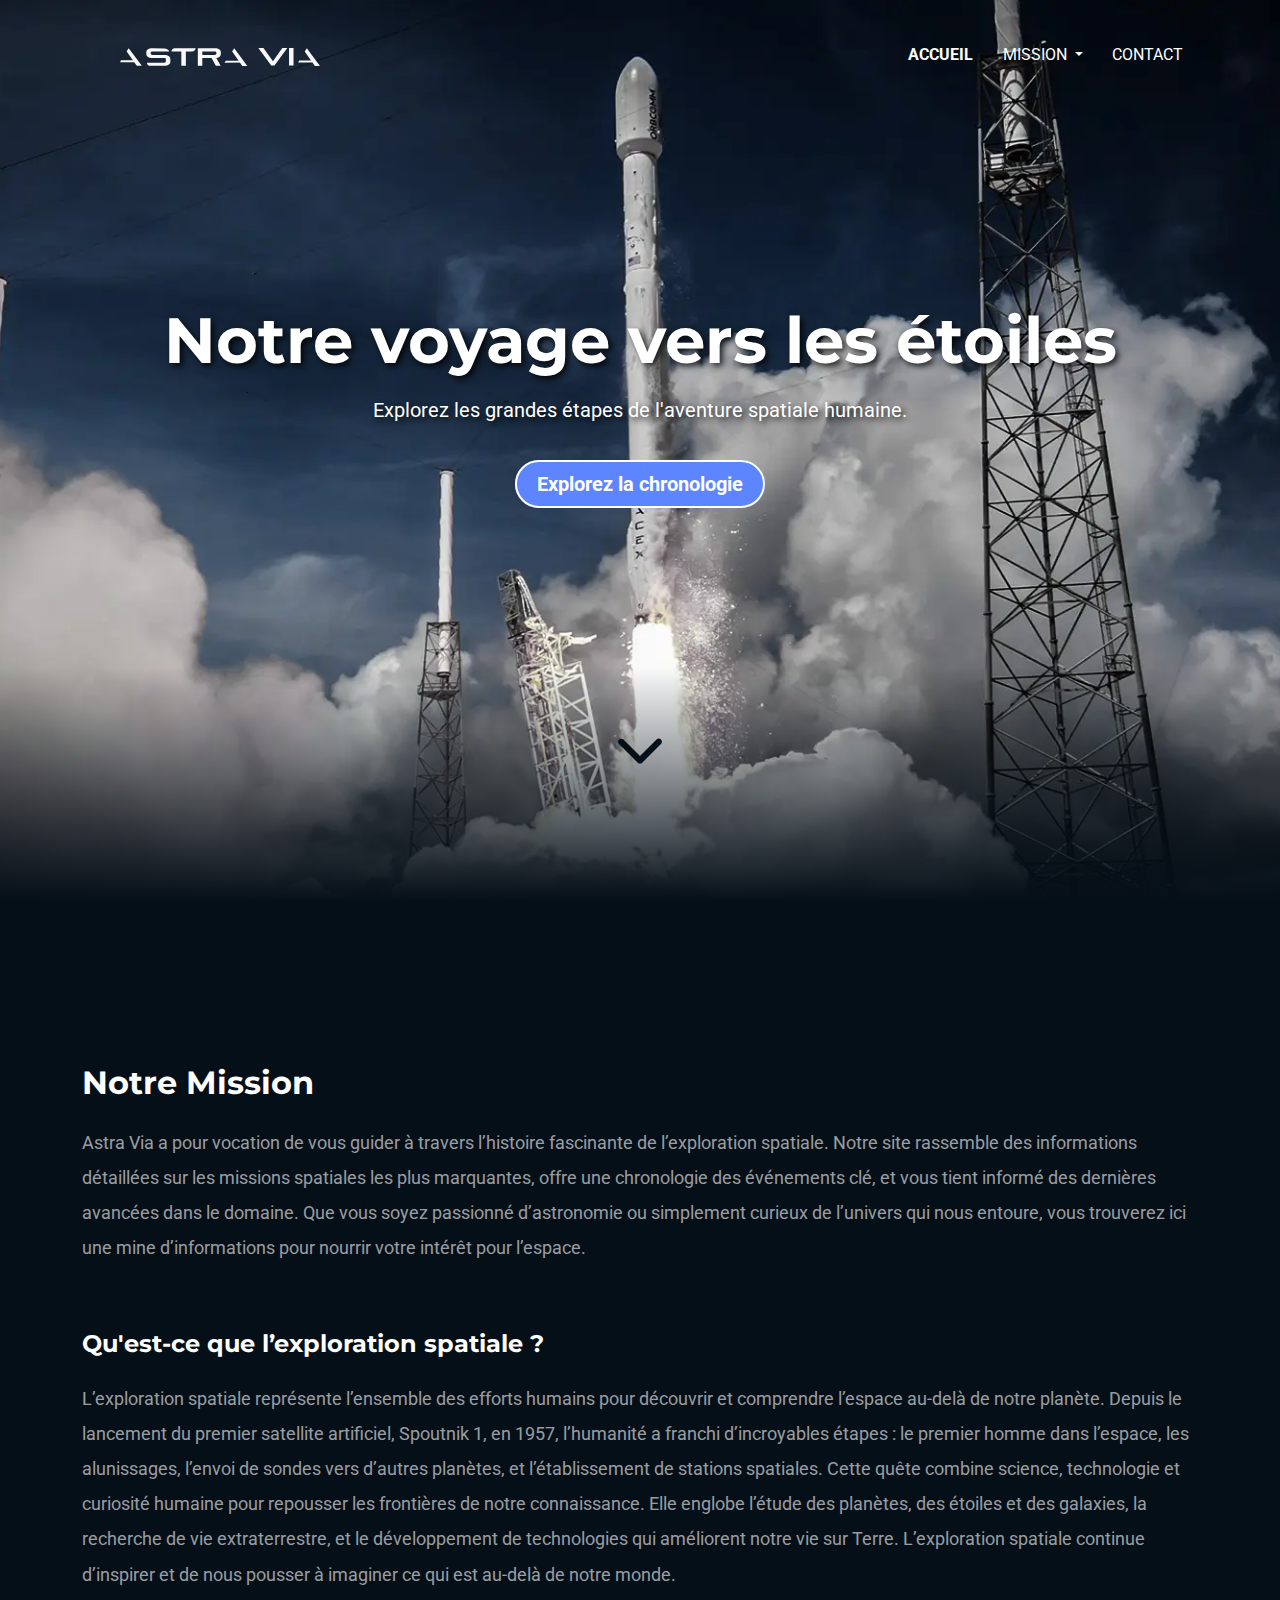
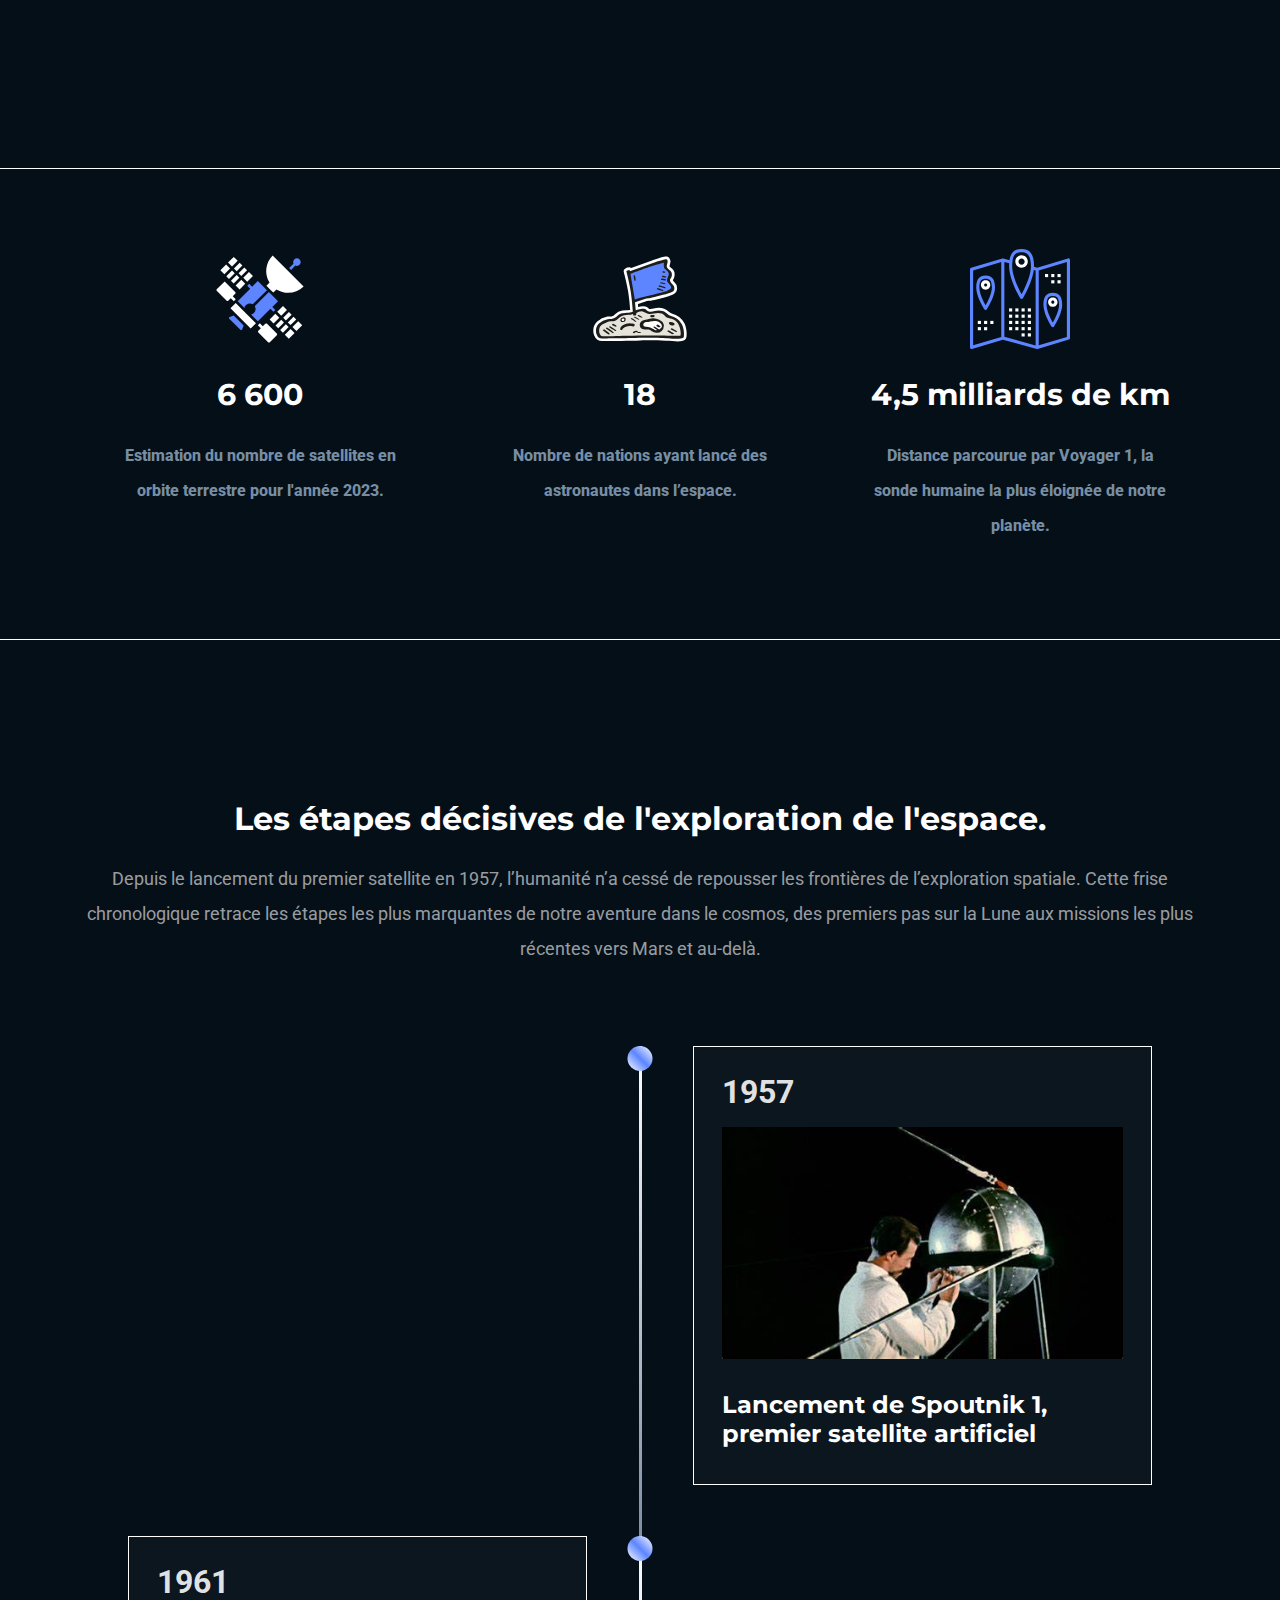
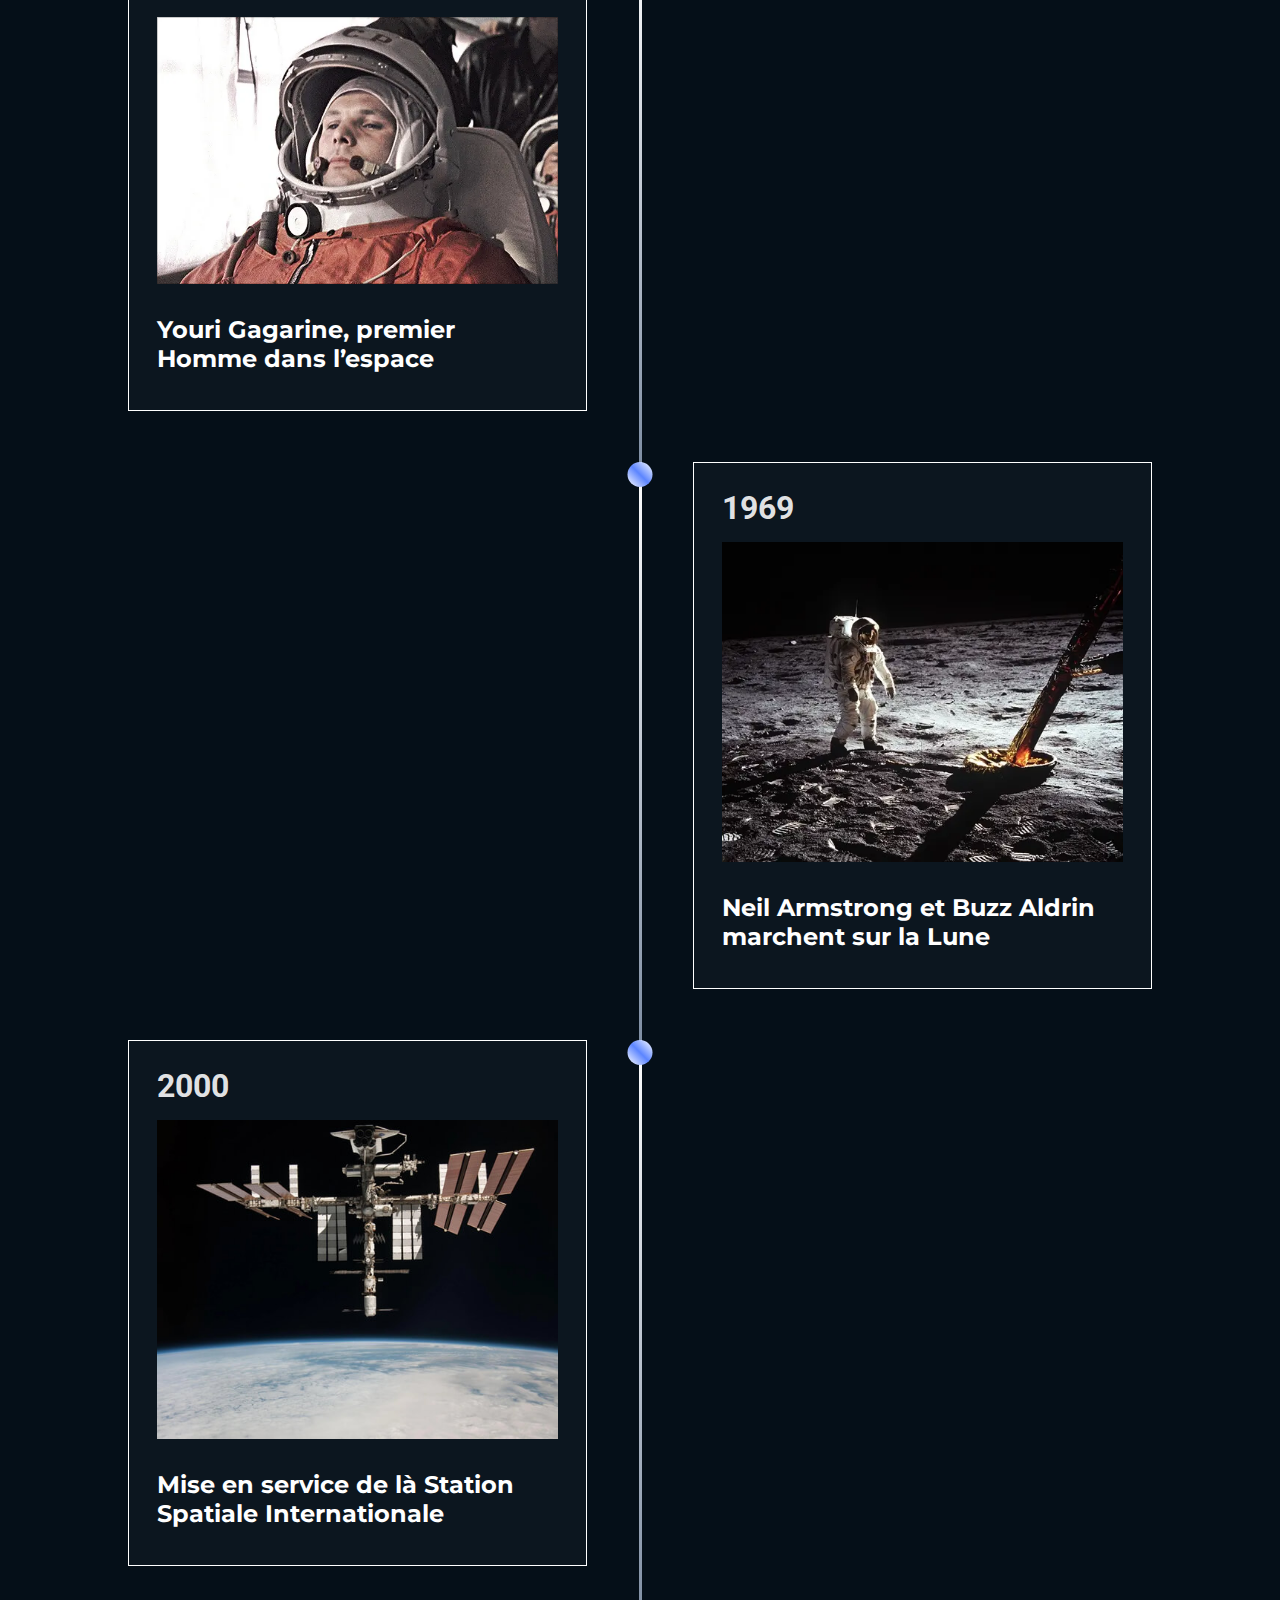
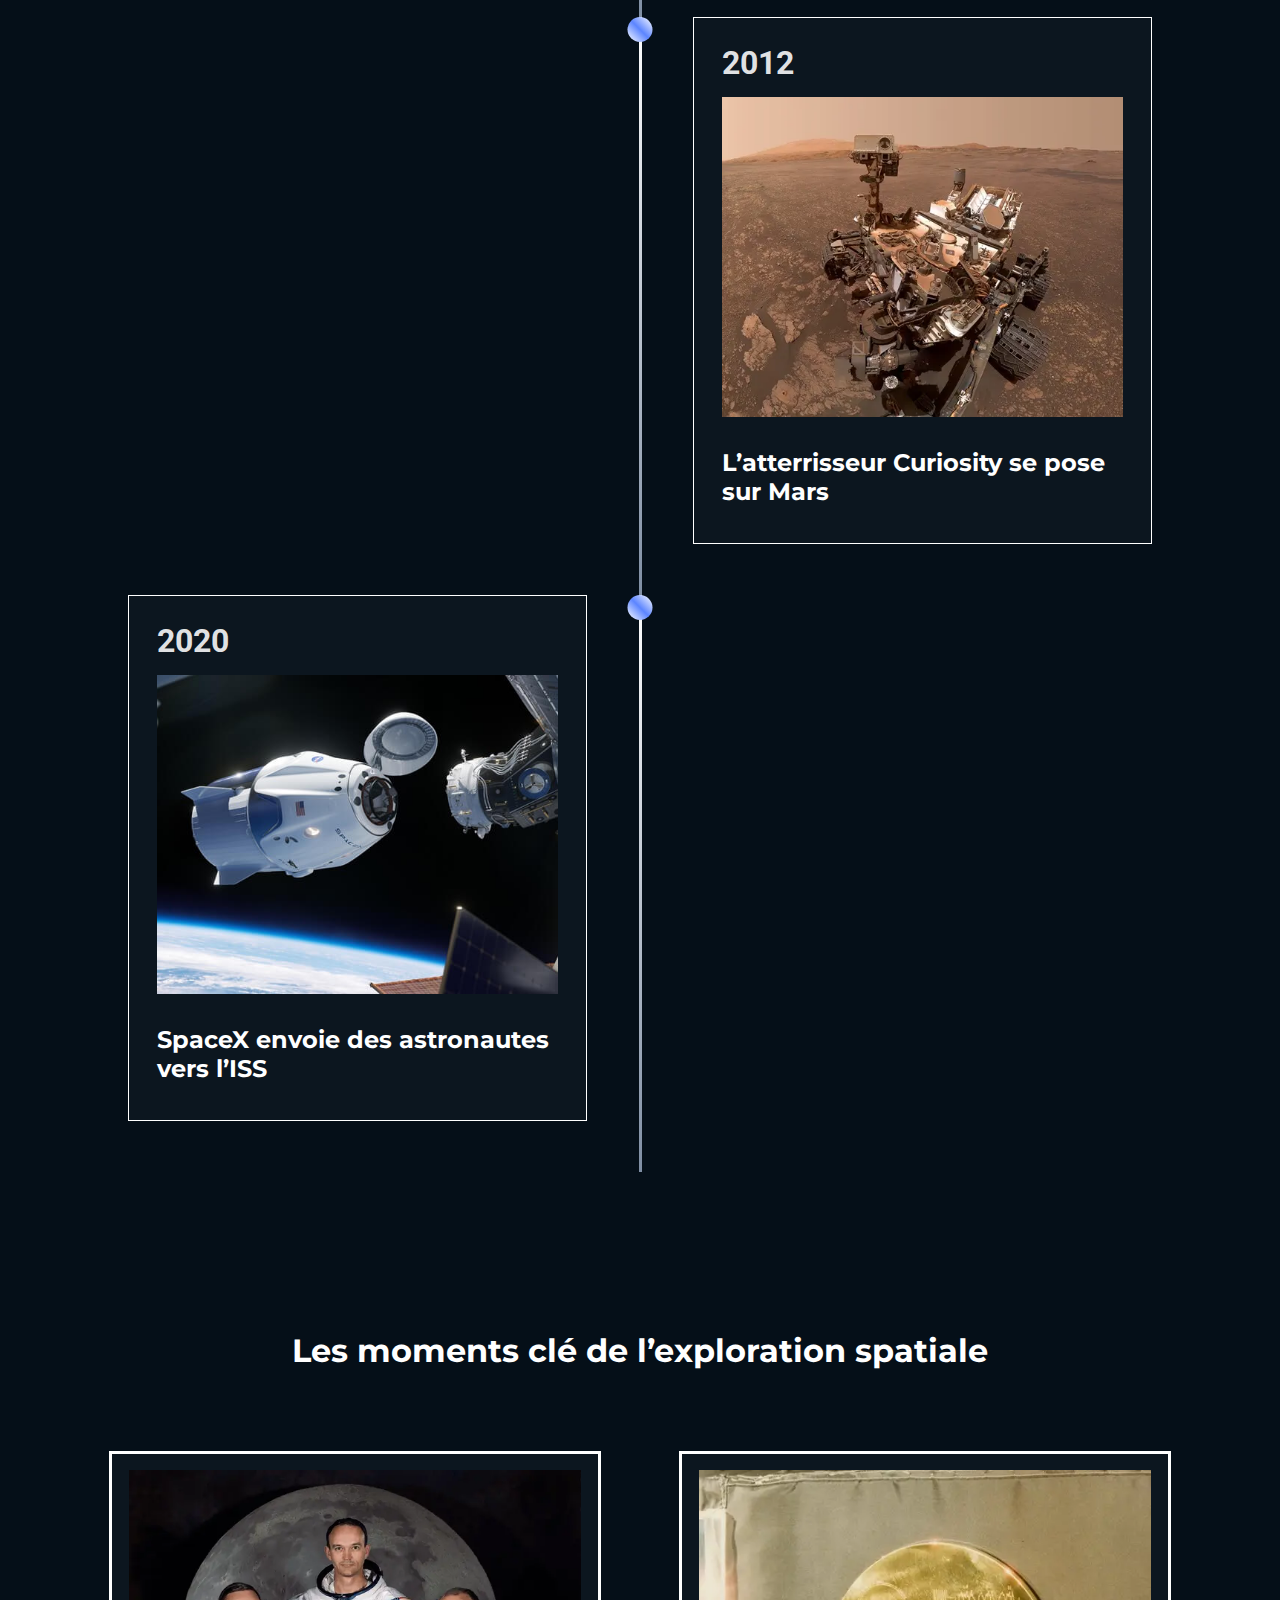
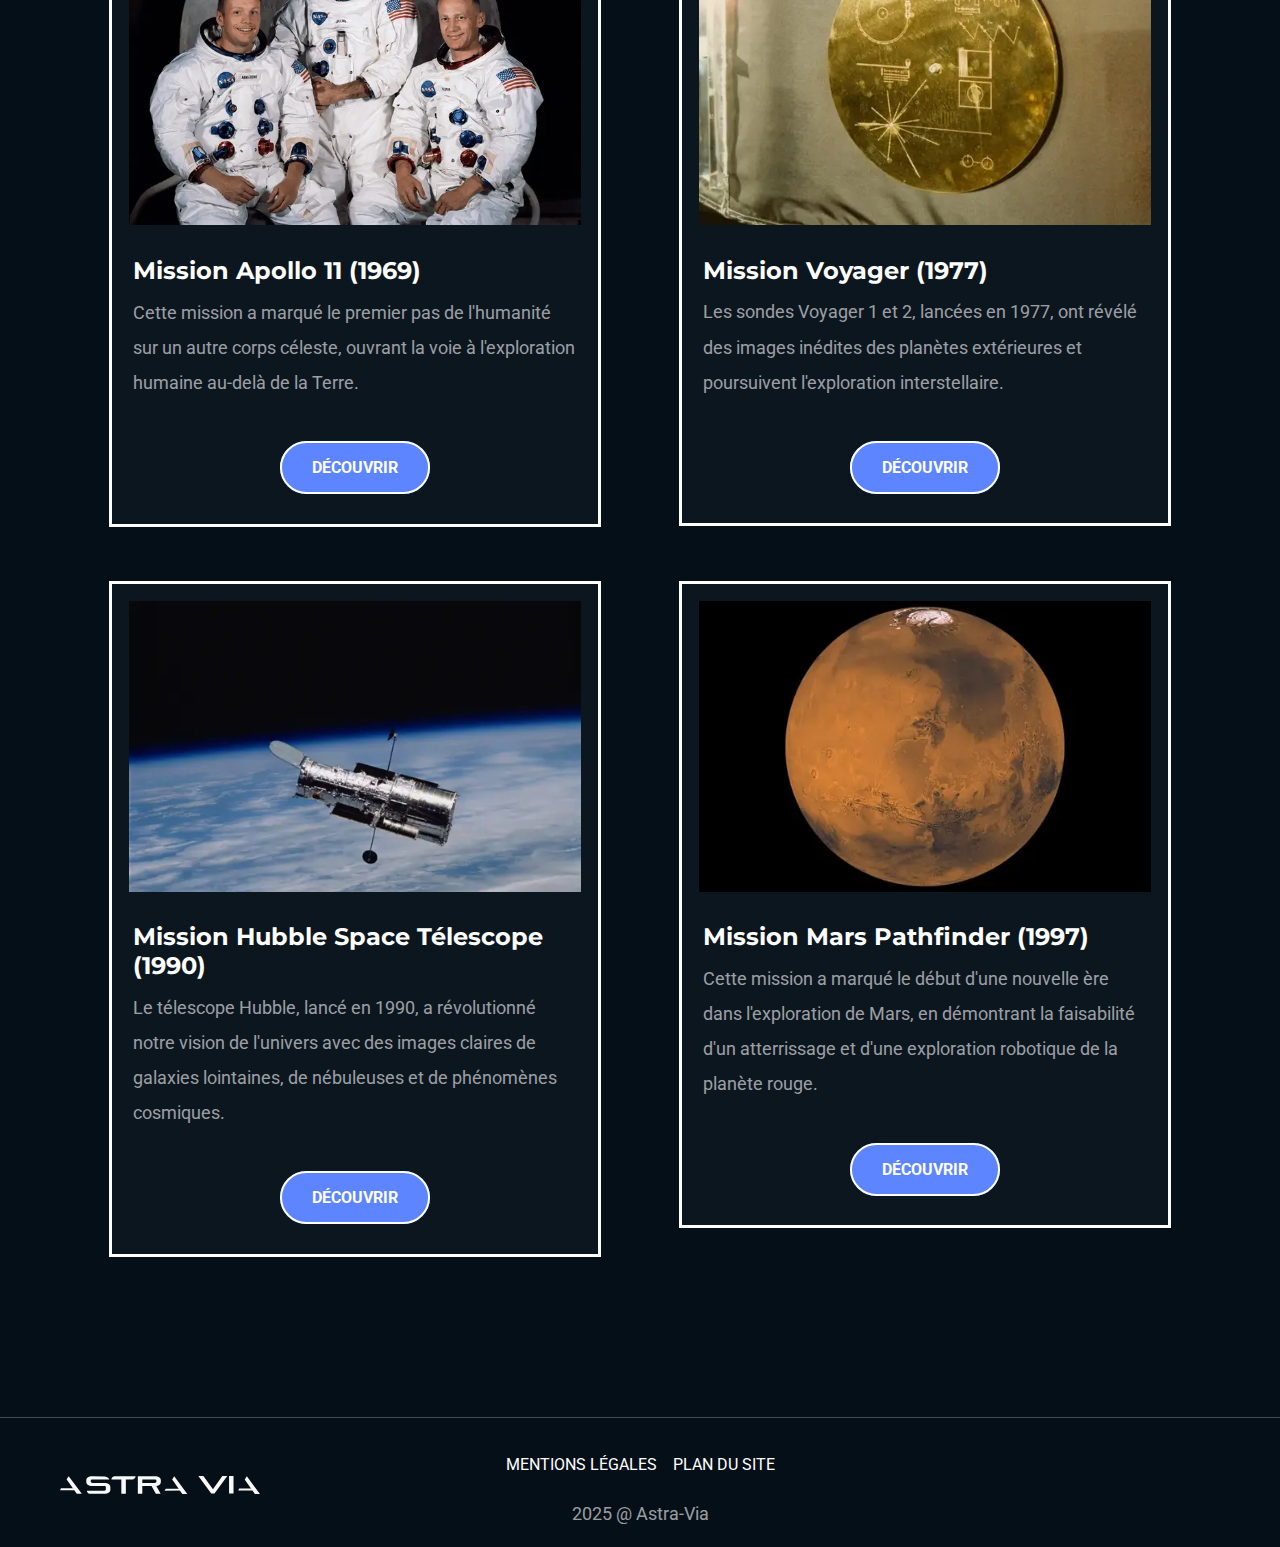
<file: Astra_Via_code/index.html>
<!DOCTYPE html>
<html lang="fr-FR">
    <head>
        <meta charset="UTF-8">
        <meta name="viewport" content="width=device-width, initial-scale=1.0">
        <title>Exploration spatiale : Accueil</title>
        <link rel="shortcut icon" href="assets/image/favicon.ico" type="image/x-icon">
        <link href="https://cdn.jsdelivr.net/npm/bootstrap@5.3.3/dist/css/bootstrap.min.css" rel="stylesheet" integrity="sha384-QWTKZyjpPEjISv5WaRU9OFeRpok6YctnYmDr5pNlyT2bRjXh0JMhjY6hW+ALEwIH" crossorigin="anonymous">
        <link rel="stylesheet" href="assets/style/style.css">
        <link rel="stylesheet" href="assets/style/customFont.css">
        <link rel="preconnect" href="https://fonts.googleapis.com">
        <link rel="preconnect" href="https://fonts.gstatic.com" crossorigin>
        <link href="https://fonts.googleapis.com/css2?family=Roboto:ital,wght@0,100;0,300;0,400;0,500;0,700;0,900;1,100;1,300;1,400;1,500;1,700;1,900&display=swap" rel="stylesheet">
        <link rel="preconnect" href="https://fonts.googleapis.com">
        <link rel="preconnect" href="https://fonts.gstatic.com" crossorigin>
        <link href="https://fonts.googleapis.com/css2?family=Montserrat:ital,wght@0,100..900;1,100..900&display=swap" rel="stylesheet">
    </head>
    <body> 
        <header>
            <section class="landingPage" >
                <!-- NAVBAR -->
                <nav class="navbar navbar-expand-lg ">
                    <div class="container-fluid ">
                        <!-- LOGO -->
                        <a class="navbar-brand" href="index.html">
                            <img src="assets/image/logo3.svg" alt="Logo du site Astra Via">
                        </a>
                        <!-- BOUTON BURGER -->
                        <button class="navbar-toggler p-0" type="button" data-bs-toggle="collapse" data-bs-target="#navbarSupportedContent" aria-controls="navbarSupportedContent" aria-expanded="false" aria-label="Toggle navigation">
                            <span class="navbar-toggler "><img class="menu-btn" src="assets/image/menu-btn.png" alt="Menu"></span>
                        </button>
                        <div class="collapse navbar-collapse  " id="navbarSupportedContent">
                            <ul class="navbar-nav ms-auto ">
                                <li class="nav-item">
                                    <a class="nav-link effetNav active" aria-current="page" href="index.html">Accueil</a>
                                </li>
                                <li class="nav-item dropdown"> 
                                    <a class="nav-link effetNav dropdown-toggle" href="page2nd/mission.html" role="button" data-bs-toggle="dropdown" aria-expanded="false">
                                        Mission
                                    </a> 
                                    <ul class="dropdown-menu">
                                        <li><a class="dropdown-item" href="page2nd/mission.html">Toute nos missions</a></li>
                                        <li><a class="dropdown-item" href="page2nd/apollo11.html">Apollo 11</a></li>
                                        <li><a class="dropdown-item" href="page2nd/hubblespace.html">Hubble Space</a></li>
                                    </ul>
                                </li> 
                                <li class="nav-item">
                                    <a class="nav-link effetNav " href="page2nd/contact.html">Contact</a>
                                </li>
                            </ul>
                        </div>
                    </div>
                </nav>
                <div class=" text-center hero ">
                    <div class="  textHeroAccueil">
                        <h1>Notre voyage vers les étoiles</h1>
                        <p>Explorez les grandes étapes de l'aventure spatiale humaine.</p>
                    </div>
                    <div class="btnHero ">
                        <a href="#friseChronoAncre">Explorez la chronologie</a>
                    </div>
                </div>
                <div class="gradient-overlay"></div>
                <div class="chevron-container">
                    <div class="chevron">
                        <a href="#debutContenu"><img src="assets/image/chevron-down-solid.svg" alt="Chevron" class="chevron"></a>
                    </div>
                </div>
            </section>
        </header> 
        <main>
            <section class="introduction" id="debutContenu">
                <div class=" container mt-5   presentation">
                    <div class="row paddingPhone">
                        <div class="col-12" >
                            <h2>Notre Mission</h2>
                            <p>Astra Via a pour vocation de vous guider à travers l’histoire fascinante de l’exploration spatiale. Notre site rassemble des informations détaillées sur les missions spatiales les plus marquantes, offre une chronologie des événements clé, et vous tient informé des dernières avancées dans le domaine. Que vous soyez passionné d’astronomie ou simplement curieux de l’univers qui nous entoure, vous trouverez ici une mine d’informations pour nourrir votre intérêt pour l’espace.</p>
                        </div>  
            
                        <div class="col-12 mt-5">
                            <h3>Qu'est-ce que l’exploration spatiale ? </h3>
                            <p>L’exploration spatiale représente l’ensemble des efforts humains pour découvrir et comprendre l’espace au-delà de notre planète. Depuis le lancement du premier satellite artificiel, Spoutnik 1, en 1957, l’humanité a franchi d’incroyables étapes : le premier homme dans l’espace, les alunissages, l’envoi de sondes vers d’autres planètes, et l’établissement de stations spatiales. Cette quête combine science, technologie et curiosité humaine pour repousser les frontières de notre connaissance. Elle englobe l’étude des planètes, des étoiles et des galaxies, la recherche de vie extraterrestre, et le développement de technologies qui améliorent notre vie sur Terre. L’exploration spatiale continue d’inspirer et de nous pousser à imaginer ce qui est au-delà de notre monde.</p>
                        </div>
                    </div>
                </div>
            </section>   
            <section class="chiffreClef">
                <div class="container text-center "> 
                    <div class="row paddingPhone">
                        <div class="col-12 col-md-4  iconeSection">
                            <img src="assets/image/imageChiffre/icone/accueil/satelliteVersion.svg" alt="Icone de satellite">                            
                            <h3>6 600</h3>
                            <p>Estimation du nombre de satellites en orbite terrestre pour l'année 2023.</p>
                        </div>
                        <div class="col-12 col-md-4  iconeSection">
                            <img src="assets/image/imageChiffre/icone/accueil/drapeauVersion.svg" alt="Icone de drapeau">
                            <h3>18</h3>
                            <p>Nombre de nations ayant lancé des astronautes dans l’espace.</p>
                        </div>
                        <div class=" col-12 col-md-4  iconeSection">
                            <img src="assets/image/imageChiffre/icone/accueil/voyage.svg" alt="Icone de carte de déplacement">
                            <h3>4,5 milliards de km</h3>
                            <p>Distance parcourue par Voyager 1, la sonde humaine la plus éloignée de notre planète.</p>
                        </div>
                    </div>
                </div>
            </section>
            <section class="friseChrono" id="friseChronoAncre">
                <div class=" container friseText paddingPhone">
                    <h2>Les étapes décisives de l'exploration de l'espace.</h2>
                    <p>Depuis le lancement du premier satellite en 1957, l’humanité n’a cessé de repousser les frontières de l’exploration spatiale. Cette frise chronologique retrace les étapes les plus marquantes de notre aventure dans le cosmos, des premiers pas sur la Lune aux missions les plus récentes vers Mars et au-delà.</p>
                </div>
                <div class="design-section">
                    <div class="timeline">
                        <div class="timeline-empty">
                            <!-- Espace vide de la timeline -->
                        </div>               
                        <div class="timeline-middle">
                                <div class="timeline-circle"></div>
                        </div>
                        <div class="timeline-component timeline-content timeline-right">
                            <div class="dateTimeline">
                                <p>1957</p>
                            </div>
                            <div class="imageTimeline">
                                <img class="img-fluid" src="assets/image/imageTimeline/spoutnik.jpg" alt="Premier satellite artificiel Spoutnik 1">                                           
                            </div>
                            <div class="contenuTimeline">
                                <h3>Lancement de Spoutnik 1, premier satellite artificiel</h3>
                            </div>
                        </div>
                        <div class="timeline-component timeline-content timeline-left">
                            <div class="dateTimeline">
                                <p>1961</p>
                            </div>
                            <div class="imageTimeline">
                                <img class="img-fluid" src="assets/image/imageTimeline/gagarin.webp" alt="Youri Gagarine lors de la première mission habitée dans l'espace">
                                
                            </div>
                            <div class="contenuTimeline">
                                <h3>Youri Gagarine, premier Homme dans l’espace</h3>   
                            </div>
                        </div>
                        <div class="timeline-middle">
                            <div class="timeline-circle"></div>
                        </div>
                        <div class="timeline-empty">
                            <!-- Espace vide de la timeline -->
                        </div>
        
                        <div class="timeline-empty">
                            <!-- Espace vide de la timeline -->
                        </div>
        
                        <div class="timeline-middle">
                            <div class="timeline-circle"></div>
                        </div>
                        <div class=" timeline-component timeline-content timeline-right">
                            <div class="dateTimeline">
                                <p>1969</p>
                            </div>
                            <div class="imageTimeline">
                                <img class="img-fluid" src="assets/image/imageTimeline/apollo11.webp" alt="Neil Armstrong marchant sur la surface lunaire">
                            </div>
                            <div class="contenuTimeline">
                                <h3>Neil Armstrong et Buzz Aldrin marchent sur la Lune</h3>
                            </div>
                        </div>
                        <div class="timeline-component timeline-content timeline-left">
                            <div class="dateTimeline">
                                <p>2000</p>
                            </div>
                            <div class="imageTimeline">
                                <img class="img-fluid" src="assets/image/imageTimeline/iss.jpg" alt="Station Spatiale Internationale en orbite autour de la Terre">                         
                            </div>
                            <div class="contenuTimeline">
                                <h3>Mise en service de là Station Spatiale Internationale</h3>
                            </div>
                        </div>
                        <div class="timeline-middle">
                            <div class="timeline-circle"></div>
                        </div>
                        <div class="timeline-empty">
                            <!-- Espace vide de la timeline -->
                        </div>
        
                        <div class="timeline-empty">
                            <!-- Espace vide de la timeline -->
                        </div>
        
                        <div class="timeline-middle">
                            <div class="timeline-circle"></div>
                        </div>
                        <div class=" timeline-component timeline-content timeline-right">
                            <div class="dateTimeline">
                                <p>2012</p>
                            </div>
                            <div class="imageTimeline">
                                <img class="img-fluid" src="assets/image/imageTimeline/curiosity.webp" alt="Rover Curiosity explorant la surface de Mars">  
                            </div>
                            <div class="contenuTimeline">
                                <h3>L’atterrisseur Curiosity se pose sur Mars</h3>
                            </div>   
                        </div>
                        <div class="timeline-component timeline-content timeline-left">
                            <div class="dateTimeline">
                                <p>2020</p>
                            </div>
                            <div class="imageTimeline">
                                <img class="img-fluid" src="assets/image/imageTimeline/spacex.jpg" alt="Vaisseau SpaceX amarré à la Station Spatiale Internationale">
                            </div>
                            <div class="contenuTimeline">
                                <h3>SpaceX envoie des astronautes vers l’ISS</h3>
                            </div>
                        </div>
                        <div class="timeline-middle">
                            <div class="timeline-circle"></div>
                        </div>
                        <div class="timeline-empty">
                            <!-- Espace vide de la timeline -->
                        </div>
                    </div>
                </div> 
            </section>
            <section class="presentationMission">
                <h2>Les moments clé de l’exploration spatiale</h2>
                <div class="container ">
                    <div class="row">
                        <div class="col-12 col-md-6">
                            <div class="ficheMission">
                                <div class="imageMission">
                                    <img  src="assets/image/imageMission/apollo11/imageficheapollo.webp" alt="Équipage d'Apollo 11 en combinaison spatiale : Neil Armstrong, Michael Collins et Buzz Aldrin">
                                </div>
                                <div class="contentMission">
                                    <h3>Mission Apollo 11 (1969)</h3>
                                    <p>Cette mission a marqué le premier pas de l'humanité sur un autre corps céleste, ouvrant la voie à l'exploration humaine au-delà de la Terre.</p>
                                   <div class="btnNavMissionContainer">
                                        <div class=" btnNavMission ">
                                            <a  href="page2nd/apollo11.html">Découvrir</a>
                                        </div>
                                    </div> 
                                </div>
                            </div>
                        </div>
                        <div class="col-12 col-md-6 ">
                            <div class="ficheMission">
                                <div class="imageMission">
                                    <img  src="assets/image/imageMission/voyager/voyager.webp" alt="Plaque dorée de la mission Voyager">
                                </div>
                                <div class="contentMission">
                                    <h3>Mission Voyager (1977)</h3>
                                    <p>Les sondes Voyager 1 et 2, lancées en 1977, ont révélé des images inédites des planètes extérieures et poursuivent l'exploration interstellaire.</p>
                                    <div class="btnNavMissionContainer">
                                        <div class=" btnNavMission ">
                                            <a  href="page2nd/mission.html">Découvrir</a>
                                        </div>
                                    </div> 
                                </div>
                            </div>
                        </div>
                        <div class="col-12 col-md-6 ">
                            <div class="ficheMission">
                                <div class="imageMission">
                                    <img src="assets/image/imageMission/hubble/hubble.webp" alt="Télescope spatial Hubble en orbite">
                                </div>
                                <div class="contentMission">
                                    <h3>Mission Hubble Space Télescope (1990)</h3>
                                    <p>Le télescope Hubble, lancé en 1990, a révolutionné notre vision de l'univers avec des images claires de galaxies lointaines, de nébuleuses et de phénomènes cosmiques.</p>
                                    <div class="btnNavMissionContainer">
                                        <div class=" btnNavMission ">
                                            <a  href="page2nd/hubblespace.html">Découvrir</a>
                                        </div>
                                    </div> 
                                </div>
                            </div>
                        </div>
                        <div class="col-12 col-md-6 ">
                            <div class="ficheMission">
                                <div class="imageMission">
                                    <img src="assets/image/imageMission/marspathfinger/mars.webp" alt="Planète Mars vue de l'espace">
                                </div>
                                <div class="contentMission">
                                    <h3>Mission Mars Pathfinder (1997)</h3>
                                    <p>Cette mission a marqué le début d'une nouvelle ère dans l'exploration de Mars, en démontrant la faisabilité d'un atterrissage et d'une exploration robotique de la planète rouge.</p>
                                    <div class="btnNavMissionContainer">
                                        <div class=" btnNavMission ">
                                            <a  href="page2nd/mission.html">Découvrir</a>
                                        </div>
                                    </div> 
                                </div>
                            </div>
                        </div>
                    </div>
                </div>
            </section>
        </main>
        <footer>
            <hr>
            <div class="container-fluid text-center">
                <div class="row"> 
                    <div class="col-12 col-md-3   logoFooter">
                        <a href="index.html"><img src="assets/image/logo3.svg" alt="Logo du site Astra Via"></a>
                    </div>
                    <div class="col-12 col-md-6   navbar navbar-expand-lg navFooter">  
                        <ul class="navbar-nav  mb-2 mb-lg-0 ">
                            <li class="nav-item">
                                <a class="nav-link effetNav"  href="page2nd/mentionslegales.html">Mentions légales</a>
                            </li>
                            <li class="nav-item">
                                <a class="nav-link effetNav" href="page2nd/plandusite.html">Plan du site</a>
                            </li>
                        </ul>
                    </div>
                    <div class=" col-12 col-md-3">
                    </div>
                    <div class="col-12 order-3 copyrightFooter">
                        <p>2025 @ Astra-Via</p>                       
                    </div>
                </div>
            </div>
        </footer>
        <script src="https://cdn.jsdelivr.net/npm/bootstrap@5.3.3/dist/js/bootstrap.bundle.min.js" integrity="sha384-YvpcrYf0tY3lHB60NNkmXc5s9fDVZLESaAA55NDzOxhy9GkcIdslK1eN7N6jIeHz" crossorigin="anonymous"></script>          
    </body>
</html>
</file>
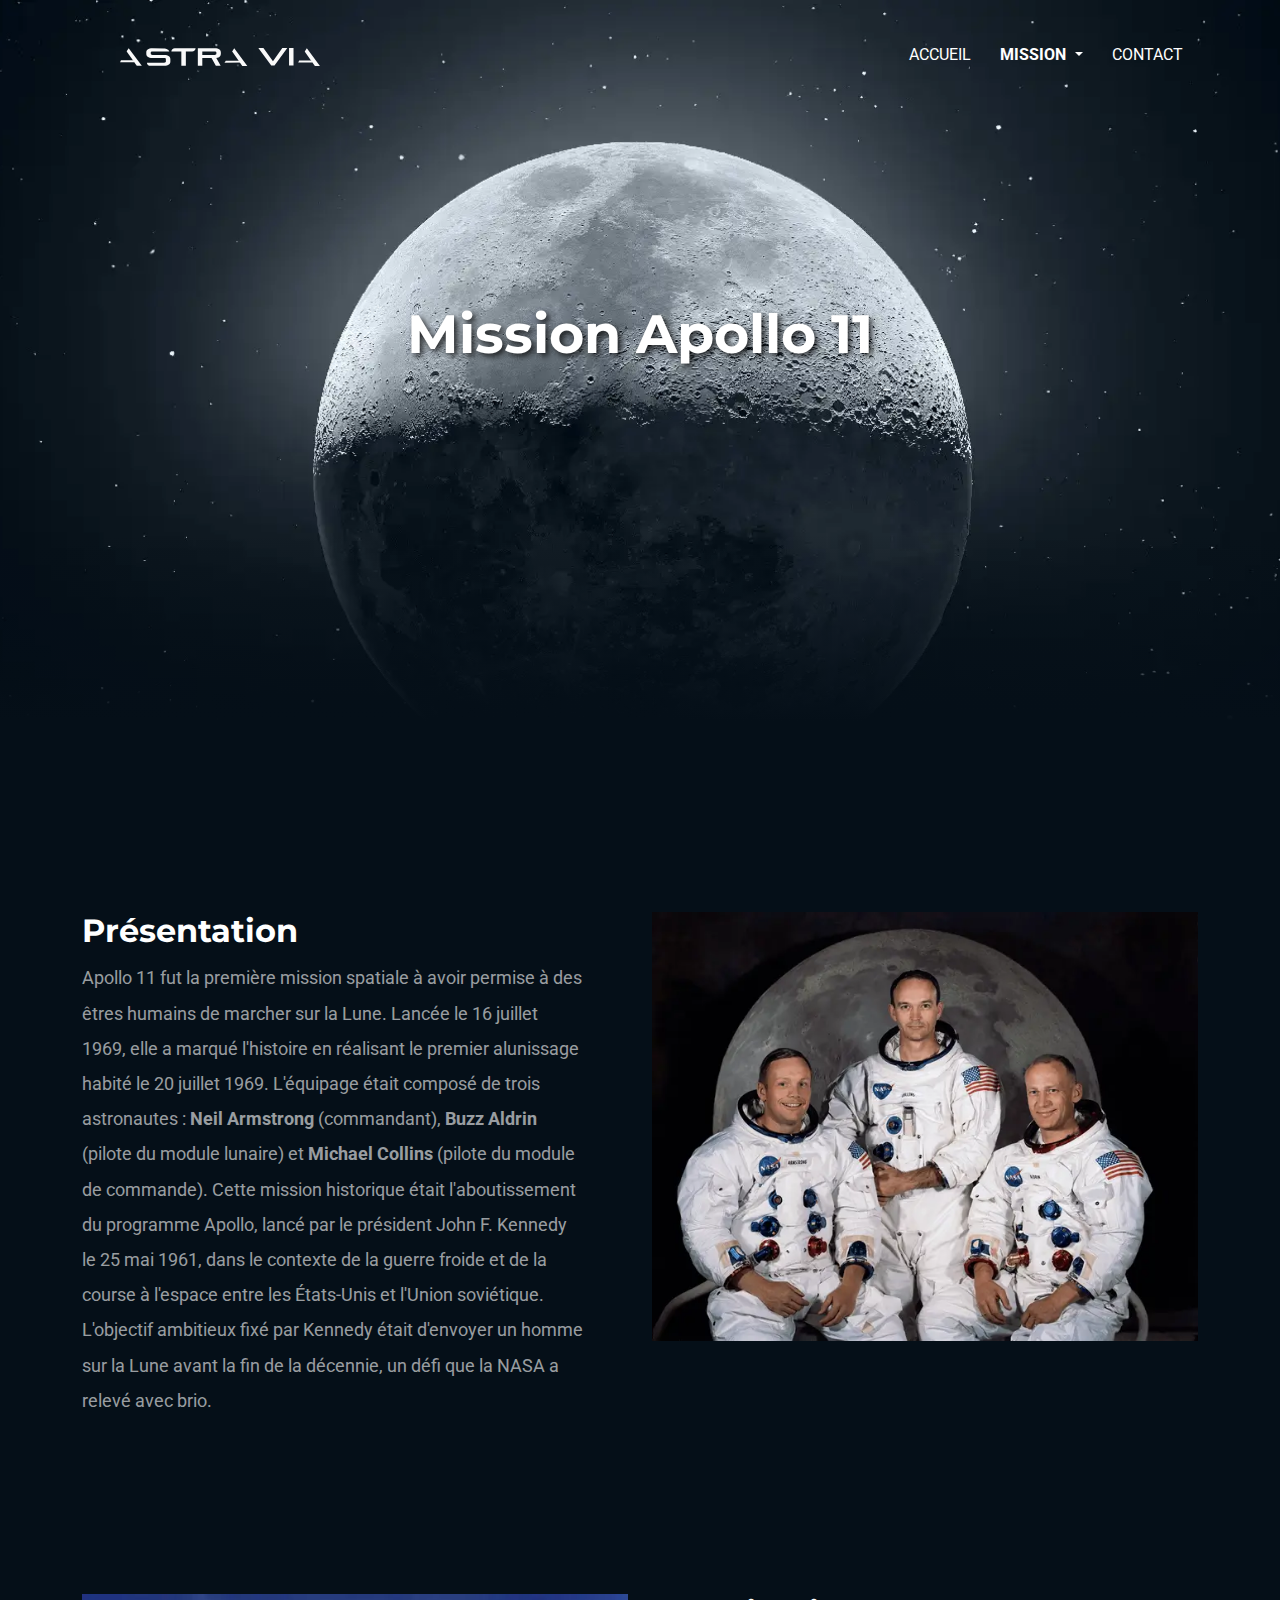
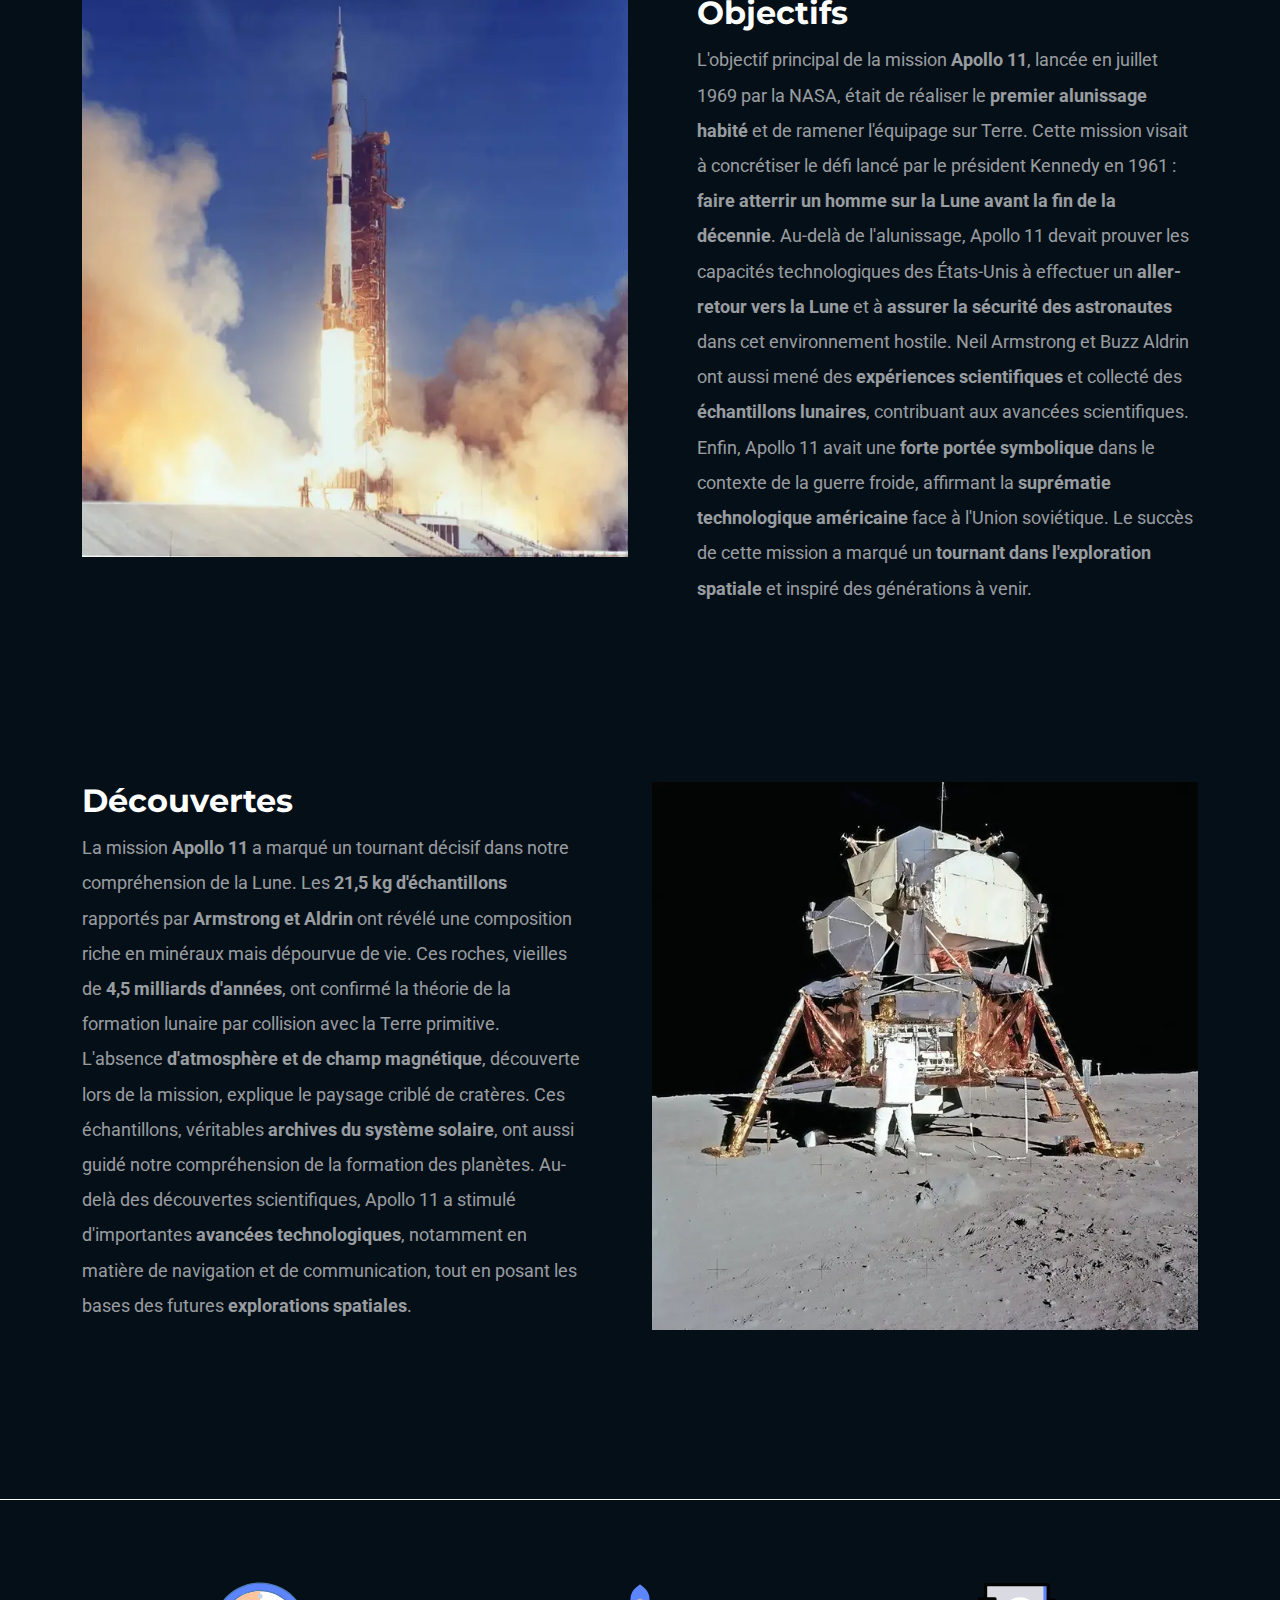
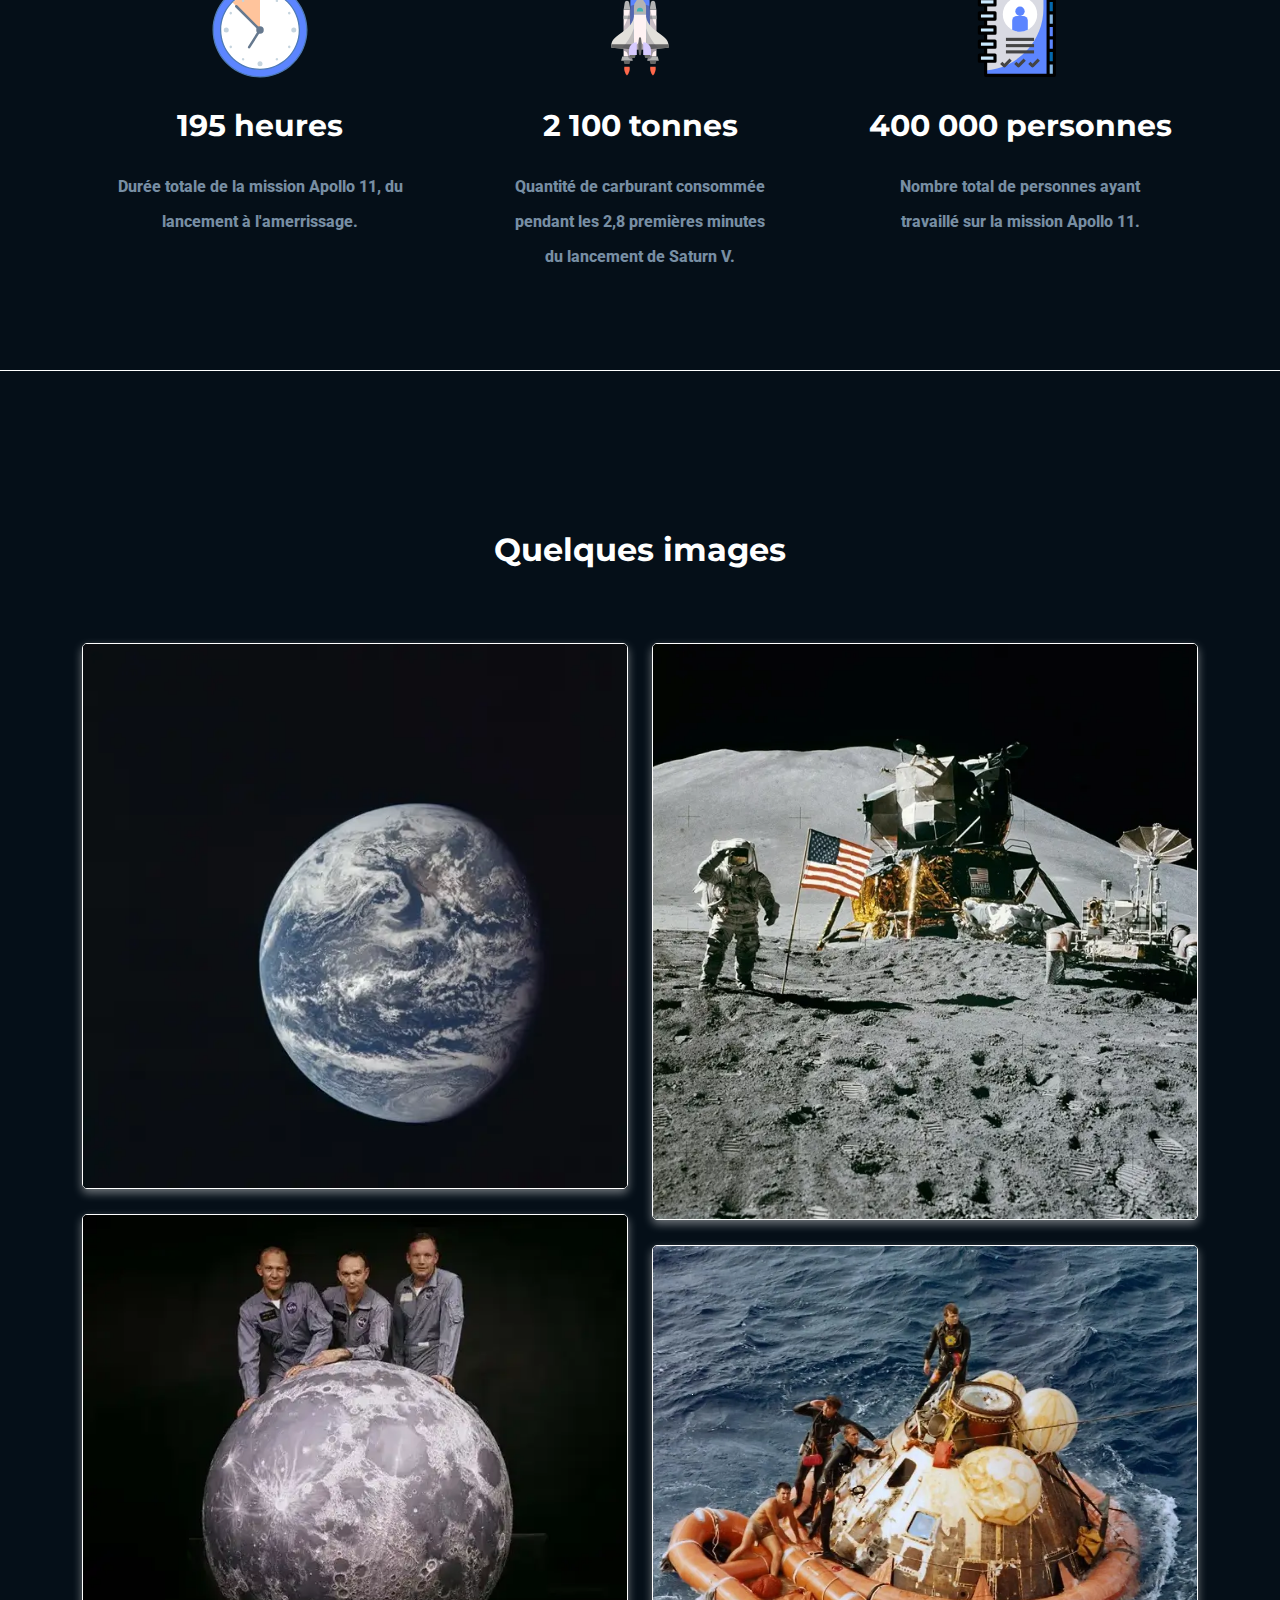
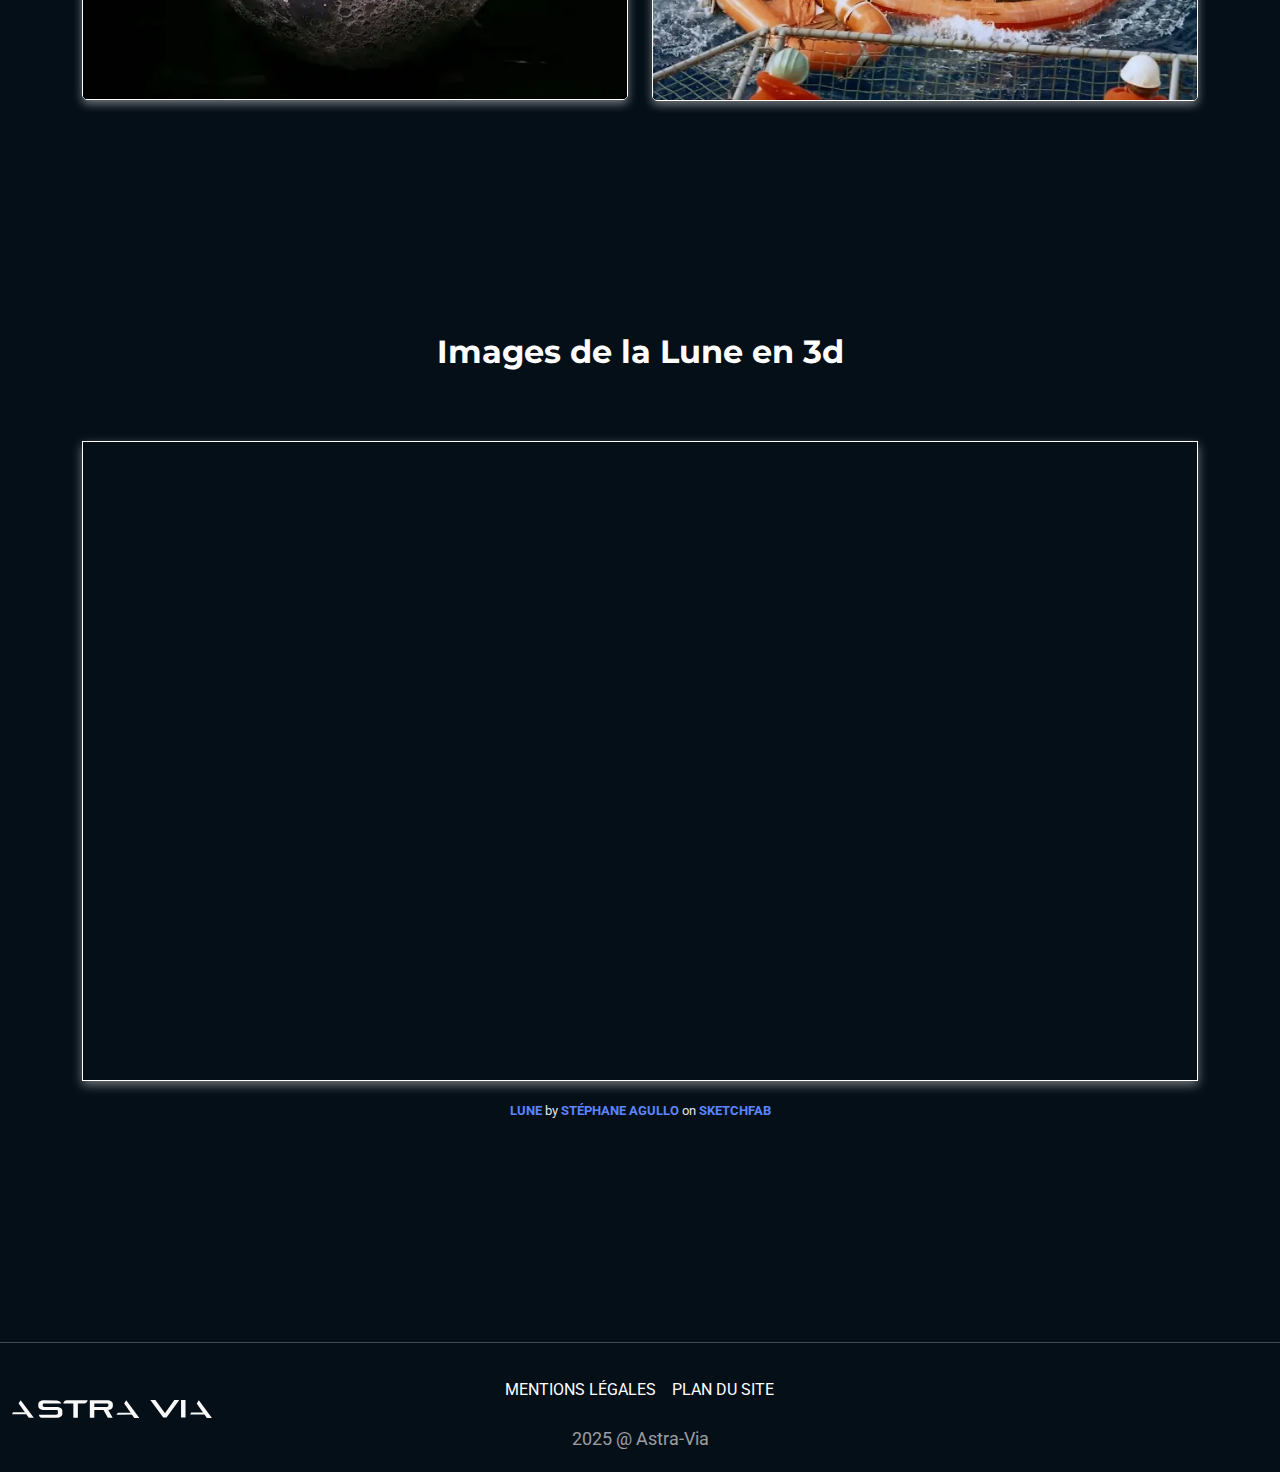
<file: Astra_Via_code/page2nd/apollo11.html>
<!DOCTYPE html>
<html lang="fr-FR">
    <head>
        <meta charset="UTF-8">
        <meta name="viewport" content="width=device-width, initial-scale=1.0">
        <title>Apollo 11</title>
        <link rel="shortcut icon" href="../assets/image/favicon.ico" type="image/x-icon">
        <link href="https://cdn.jsdelivr.net/npm/bootstrap@5.3.3/dist/css/bootstrap.min.css" rel="stylesheet" integrity="sha384-QWTKZyjpPEjISv5WaRU9OFeRpok6YctnYmDr5pNlyT2bRjXh0JMhjY6hW+ALEwIH" crossorigin="anonymous">
        <link rel="stylesheet" href="../assets/style/style.css">
        <link rel="stylesheet" href="../assets/style/mission-pagedetails/apollo11.css">
        <link rel="stylesheet" href="../assets/style/customFont.css">
        <link rel="preconnect" href="https://fonts.googleapis.com">
        <link rel="preconnect" href="https://fonts.gstatic.com" crossorigin>
        <link href="https://fonts.googleapis.com/css2?family=Roboto:ital,wght@0,100;0,300;0,400;0,500;0,700;0,900;1,100;1,300;1,400;1,500;1,700;1,900&display=swap" rel="stylesheet">
        <link rel="preconnect" href="https://fonts.googleapis.com">
        <link rel="preconnect" href="https://fonts.gstatic.com" crossorigin>
        <link href="https://fonts.googleapis.com/css2?family=Montserrat:ital,wght@0,100..900;1,100..900&display=swap" rel="stylesheet"> 
    </head>
    <body>
        <header>
            <section class="landingSec">
                <!-- NAVBAR -->
                <nav class="navbar navbar-expand-lg ">
                    <div class="container-fluid">
                        <!-- LOGO -->
                        <a class="navbar-brand" href="../index.html">
                            <img src="../assets/image/logo3.svg" alt="Logo du site Astra Via">
                        </a>
                        <!-- BOUTON BURGER -->
                        <button class="navbar-toggler p-0" type="button" data-bs-toggle="collapse" data-bs-target="#navbarSupportedContent" aria-controls="navbarSupportedContent" aria-expanded="false" aria-label="Toggle navigation">
                            <span class="navbar-toggler "><img class="menu-btn" src="../assets/image/menu-btn.png" alt="Menu"></span>
                        </button>
                        <div class="collapse navbar-collapse  " id="navbarSupportedContent">
                            <ul class="navbar-nav ms-auto ">
                                <li class="nav-item">
                                    <a class="nav-link effetNav" aria-current="page" href="../index.html">Accueil</a>
                                </li>
                                <li class="nav-item dropdown"> 
                                    <a class="nav-link  dropdown-toggle active effetNav" href="mission.html" role="button" data-bs-toggle="dropdown" aria-expanded="false">
                                        Mission
                                    </a> 
                                    <ul class="dropdown-menu">
                                        <li><a class="dropdown-item" href="mission.html">Toute nos missions</a></li>
                                        <li><a class="dropdown-item active" href="apollo11.html">Apollo 11</a></li>
                                        <li><a class="dropdown-item" href="hubblespace.html">Hubble Space</a></li>
                                    </ul>
                                </li> 
                                <li class="nav-item">
                                    <a class="nav-link effetNav" href="contact.html">Contact</a>
                                </li>
                            </ul>
                        </div>
                    </div>
                </nav>
                <div class="text-center hero ">
                    <div class="textHero">
                        <h1>Mission Apollo 11</h1>       
                    </div>  
                </div>
                <div class="gradient-overlay"></div>
            </section>
        </header> 
        <main>
            <div class="contenuMission">
                <section class="presentation ">
                    <div class="container ">
                        <div class="row paddingPhone">
                            <div class="col-12 col-md-6 contenuGauche partieGauche">
                                <h2>Présentation</h2>
                                <p>Apollo 11 fut la première mission spatiale à avoir permise à des êtres humains de marcher sur la Lune. Lancée le 16 juillet 1969, elle a marqué l'histoire en réalisant le premier alunissage habité le 20 juillet 1969. L'équipage était composé de trois astronautes : <strong>Neil Armstrong</strong> (commandant), <strong>Buzz Aldrin</strong> (pilote du module lunaire) et <strong>Michael Collins</strong> (pilote du module de commande).
                                    Cette mission historique était l'aboutissement du programme Apollo, lancé par le président John F. Kennedy le 25 mai 1961, dans le contexte de la guerre froide et de la course à l'espace entre les États-Unis et l'Union soviétique. L'objectif ambitieux fixé par Kennedy était d'envoyer un homme sur la Lune avant la fin de la décennie, un défi que la NASA a relevé avec brio.</p>
                            </div>
                            <div class="col-12 col-md-6 visuelle  partieDroite">
                                <img src="../assets/image/imageMission/apollo11/imageficheapollo.webp" alt="Équipage d'Apollo 11 en combinaison spatiale : Neil Armstrong, Michael Collins et Buzz Aldrin">
                            </div>
                        </div>
                    </div>
                </section>
                <section class="objectifs">
                    <div class="container ">
                        <div class="row paddingPhone">
                            <div class="col-12 col-md-6  partieGauche visuelle">
                                <img   src="../assets/image/imageMission/apollo11/decollage.webp" alt="Décollage de la fusée Saturn V transportant Apollo 11">
                            </div>
                            <div class="col-12 col-md-6 contenuDroite partieDroite ">
                                <h2>Objectifs</h2>
                                <p>L'objectif principal de la mission <strong>Apollo 11</strong>, lancée en juillet 1969 par la NASA, était de réaliser le <strong>premier alunissage habité</strong> et de ramener l'équipage sur Terre. Cette mission visait à concrétiser le défi lancé par le président Kennedy en 1961 : <strong>faire atterrir un homme sur la Lune avant la fin de la décennie</strong>. Au-delà de l'alunissage, Apollo 11 devait prouver les capacités technologiques des États-Unis à effectuer un <strong>aller-retour vers la Lune</strong> et à <strong>assurer la sécurité des astronautes</strong> dans cet environnement hostile. Neil Armstrong et Buzz Aldrin ont aussi mené des <strong>expériences scientifiques</strong> et collecté des <strong>échantillons lunaires</strong>, contribuant aux avancées scientifiques. Enfin, Apollo 11 avait une <strong>forte portée symbolique</strong> dans le contexte de la guerre froide, affirmant la <strong>suprématie technologique américaine</strong> face à l'Union soviétique. Le succès de cette mission a marqué un <strong>tournant dans l'exploration spatiale</strong> et inspiré des générations à venir.</p>
                            
                            </div>
                        </div>
                    </div>
                </section>
                <section class="decouverte">
                    <div class="container">
                        <div class="row paddingPhone">
                            <div class="col-12 col-md-6 contenuGauche partieGauche">
                                <h2>Découvertes</h2>
                                <p>La mission <strong>Apollo 11</strong> a marqué un tournant décisif dans notre compréhension de la Lune. Les <strong>21,5 kg d'échantillons</strong> rapportés par <strong>Armstrong et Aldrin</strong> ont révélé une composition riche en minéraux mais dépourvue de vie. Ces roches, vieilles de <strong>4,5 milliards d'années</strong>, ont confirmé la théorie de la formation lunaire par collision avec la Terre primitive. L'absence <strong>d'atmosphère et de champ magnétique</strong>, découverte lors de la mission, explique le paysage criblé de cratères. Ces échantillons, véritables <strong>archives du système solaire</strong>, ont aussi guidé notre compréhension de la formation des planètes. Au-delà des découvertes scientifiques, Apollo 11 a stimulé d'importantes <strong>avancées technologiques</strong>, notamment en matière de navigation et de communication, tout en posant les bases des futures <strong>explorations spatiales</strong>.
                                </p>
                            </div>
                            <div class="col-12 col-md-6 visuelle partieDroite">
                                <img  src="../assets/image/imageMission/apollo11/navette.webp" alt="Module lunaire Eagle d'Apollo 11 sur la surface de la Lune avec un astronaute">
                            </div>
                        </div>
                    </div>
                </section> 
            </div>
            <section class="chiffreClef">
                <div class="container text-center "> 
                    <div class="row paddingPhone">
                        <div class="col-12 col-md-4   iconeSection">
                            <img src="../assets/image/imageChiffre/icone/mission/timeVersion.svg" alt="Icône d'horloge représentant 195 heures">                       
                            <h3>195 heures</h3>
                            <p>Durée totale de la mission Apollo 11, du lancement à l'amerrissage.</p>
                        </div>
                        <div class="col-12 col-md-4  iconeSection">
                            <img src="../assets/image/imageChiffre/icone/mission/fuseeVersion.svg" alt="Icône de fusée représentant 2 100 tonnes"> 
                            <h3>2 100 tonnes</h3>
                            <p>Quantité de carburant consommée pendant les 2,8 premières minutes <br> du lancement de Saturn V.</p>
                        </div>
                        <div class=" col-12 col-md-4  iconeSection">
                            <img src="../assets/image/imageChiffre/icone/mission/personnelVersion.svg" alt="Icône de personnes représentant 400 000 personnes">                            
                            <h3>400 000 personnes</h3>
                            <p>Nombre total de personnes ayant travaillé sur la mission Apollo 11.</p>
                        </div>
                    </div>
                </div>
            </section>
            <section class="gallery">
                <div class="text-center">
                    <h2>Quelques images</h2>
                </div>
                <div class="container py-5 ">
                    <div class="row">
                        <!-- Colonne de gauche -->
                        <div class="col-12 col-md-6">
                            <div class="image-container spacing-bottom">
                                <!-- Image 2 -->
                                <img src="../assets/image/imageMission/apollo11/gallerie/imagegallerie2.webp" alt="Vue de la Terre depuis l'espace par Apollo 11" class="img-fluid">
                            </div>
                            <div class="image-container spacing-bottom img-astronauts">
                                <!-- Image 3 -->
                                <img src="../assets/image/imageMission/apollo11/gallerie/imagegallerie3.webp" alt="Montage des astronautes posant devant une image de la Lune" class="img-fluid ">
                            </div>
                        </div>
                        <!-- Colonne de droite -->
                        <div class=" col-12 col-md-6">
                            <div class="image-container spacing-bottom">
                                <!-- Image 1 -->
                                <img src="../assets/image/imageMission/apollo11/gallerie/imagegallerie1.webp" alt="Astronaute sur la surface lunaire près du module Eagle" class="img-fluid">
                            </div>
                            <div class="image-container">
                                <!-- Image 4 -->
                                <img src="../assets/image/imageMission/apollo11/gallerie/imagegallerie4.webp" alt="Module de commande d'Apollo 11 après son amerrissage" class="img-fluid img-splashdown">
                            </div>
                        </div>
                    </div>
                </div>
            </section>
            <section class="vue3d container ">
                <h2>Images de la Lune en 3d</h2>
                <div class=" col-12 py-5">
                    <div class="container3d"> 
                        <iframe  title="LUNE" allow="autoplay; fullscreen;" 
                        src="https://sketchfab.com/models/ecf0a02b8151418689e78abec4f94b96/embed?autoplay=1" 
                        ></iframe> 
                        <p class="texteVue3d" > 
                            <a href="https://sketchfab.com/3d-models/lune-ecf0a02b8151418689e78abec4f94b96?utm_medium=embed&utm_campaign=share-popup&utm_content=ecf0a02b8151418689e78abec4f94b96" target="_blank" rel="nofollow">
                                LUNE
                            </a> by
                            <a href="https://sketchfab.com/sa3d?utm_medium=embed&utm_campaign=share-popup&utm_content=ecf0a02b8151418689e78abec4f94b96" target="_blank" rel="nofollow">
                                Stéphane Agullo 
                            </a> on     
                            <a href="https://sketchfab.com?utm_medium=embed&utm_campaign=share-popup&utm_content=ecf0a02b8151418689e78abec4f94b96" target="_blank" rel="nofollow">
                                Sketchfab
                            </a>
                        </p>
                    </div>
                
                </div>
            </section>
        </main>
        <footer>
            <hr>
            <div class="container-fluid text-center">
                <div class="row"> 
                    <div class="col-12 col-md-2  text-left logoFooter">
                        <img src="../assets/image/logo3.svg" alt="Logo du site Astra Via">
                    </div>
                    <div class="col-12 col-md-8  justify-content-center navbar navbar-expand-lg navFooter">  
                        <ul class="navbar-nav  mb-2 mb-lg-0 ">
                            <li class="nav-item">
                                <a class="nav-link effetNav"  href="mentionslegales.html">Mentions légales</a>
                            </li>
                            <li class="nav-item">
                                <a class="nav-link effetNav" href="plandusite.html">Plan du site</a>
                            </li>
                        </ul>
                    </div>
                    <div class="col-md-2"></div>
                    
                    <div class="col-12 order-3 copyrightFooter">
                        <p>2025 @ Astra-Via</p>
                    </div>
                </div>
            </div>
        </footer>
        <script src="https://cdn.jsdelivr.net/npm/bootstrap@5.3.3/dist/js/bootstrap.bundle.min.js" integrity="sha384-YvpcrYf0tY3lHB60NNkmXc5s9fDVZLESaAA55NDzOxhy9GkcIdslK1eN7N6jIeHz" crossorigin="anonymous"></script>   

        
    </body>
</html>
</file>
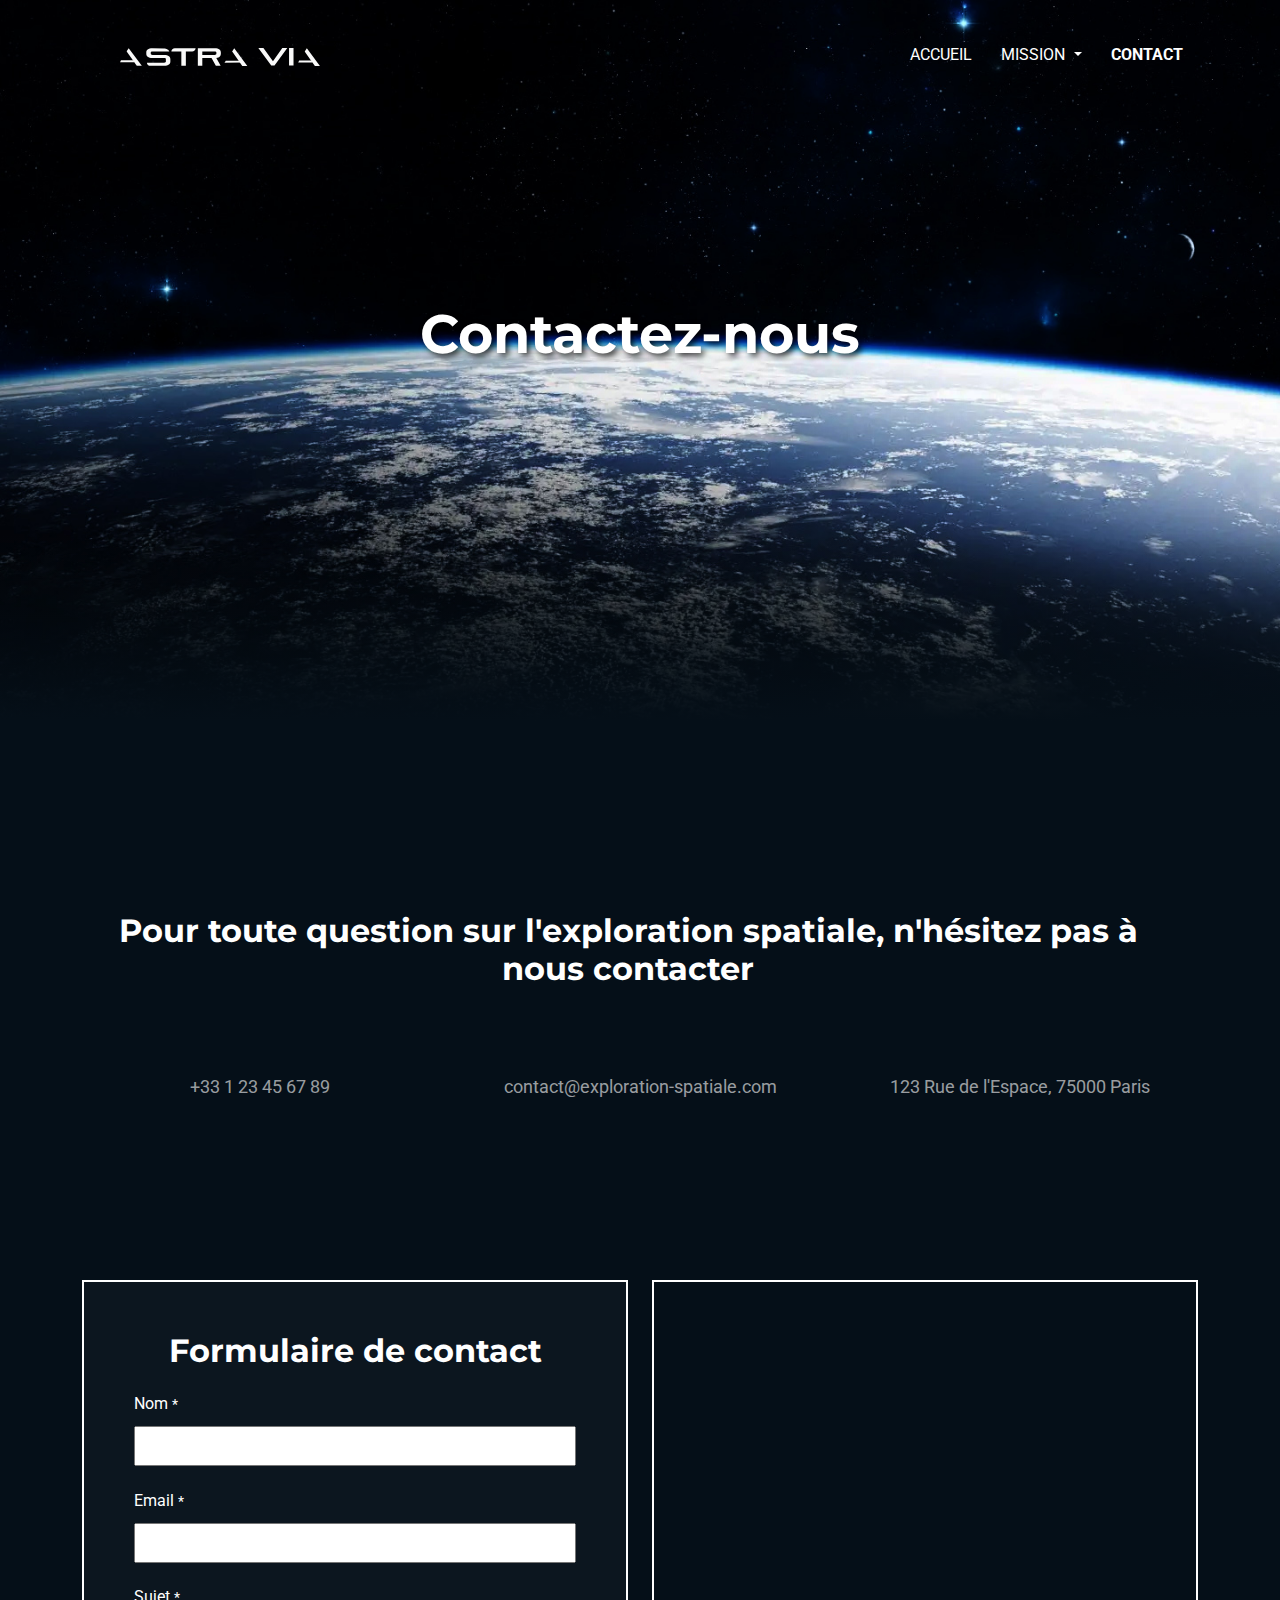
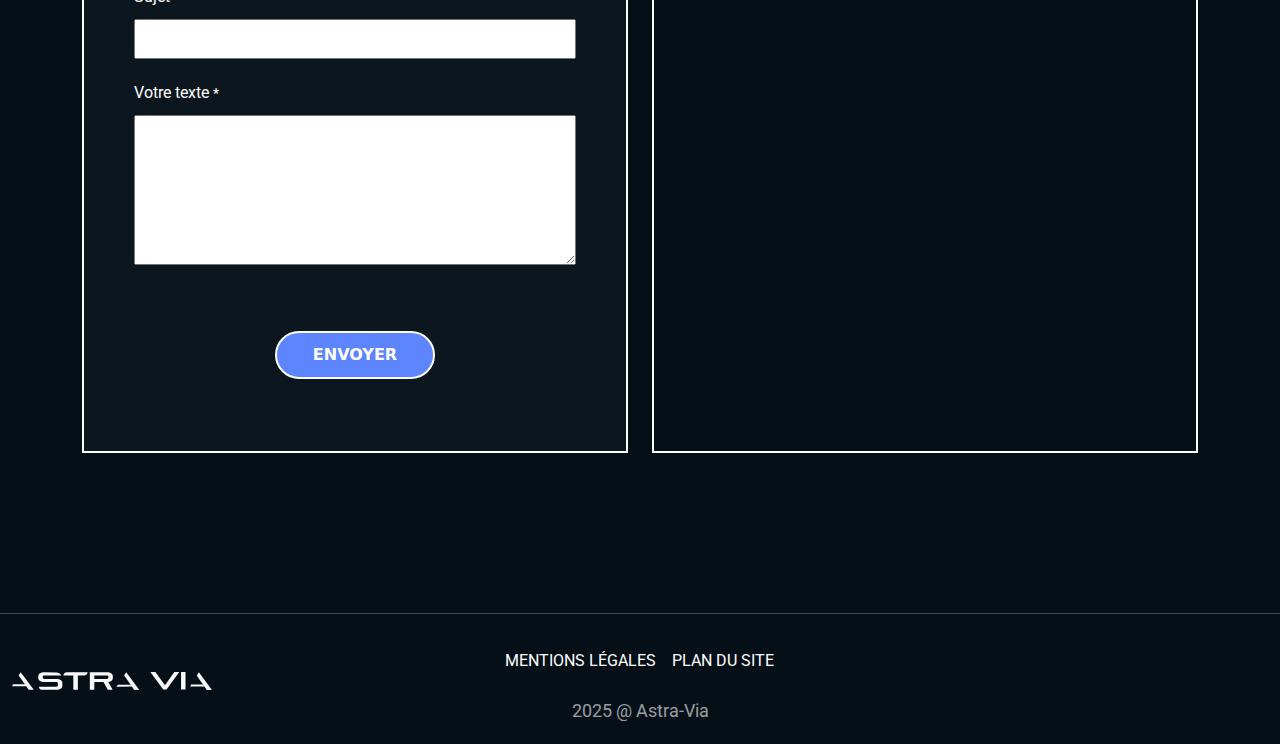
<file: Astra_Via_code/page2nd/contact.html>
<!DOCTYPE html>
<html lang="fr-FR">
    <head>
        <meta charset="UTF-8">
        <meta name="viewport" content="width=device-width, initial-scale=1.0">
        <title>Contact</title>
        <link rel="shortcut icon" href="../assets/image/favicon.ico" type="image/x-icon">
        <link href="https://cdn.jsdelivr.net/npm/bootstrap@5.3.3/dist/css/bootstrap.min.css" rel="stylesheet" integrity="sha384-QWTKZyjpPEjISv5WaRU9OFeRpok6YctnYmDr5pNlyT2bRjXh0JMhjY6hW+ALEwIH" crossorigin="anonymous">
        <link rel="stylesheet" href="../assets/style/style.css">
        <link rel="stylesheet" href="../assets/style/contact.css">
        <link rel="stylesheet" href="../assets/style/customFont.css">
        <link rel="preconnect" href="https://fonts.googleapis.com">
        <link rel="preconnect" href="https://fonts.gstatic.com" crossorigin>
        <link href="https://fonts.googleapis.com/css2?family=Roboto:ital,wght@0,100;0,300;0,400;0,500;0,700;0,900;1,100;1,300;1,400;1,500;1,700;1,900&display=swap" rel="stylesheet">
        <link rel="preconnect" href="https://fonts.googleapis.com">
        <link rel="preconnect" href="https://fonts.gstatic.com" crossorigin>
        <link href="https://fonts.googleapis.com/css2?family=Montserrat:ital,wght@0,100..900;1,100..900&display=swap" rel="stylesheet">
    </head>
    <body>
        <header>
            <section class="landingSec">
                <!-- NAVBAR -->
                <nav class="navbar navbar-expand-lg ">
                    <div class="container-fluid">
                        <!-- LOGO -->
                        <a class="navbar-brand" href="../index.html">
                            <img src="../assets/image/logo3.svg" alt="Logo du site Astra Via">
                        </a>
                        <!-- BOUTON BURGER -->
                        <button class="navbar-toggler p-0" type="button" data-bs-toggle="collapse" data-bs-target="#navbarSupportedContent" aria-controls="navbarSupportedContent" aria-expanded="false" aria-label="Toggle navigation">
                            <span class="navbar-toggler "><img class="menu-btn" src="../assets/image/menu-btn.png" alt="Menu"></span>
                        </button>
                        <div class="collapse navbar-collapse  " id="navbarSupportedContent">
                            <ul class="navbar-nav ms-auto">
                                <li class="nav-item">
                                    <a class="nav-link effetNav" aria-current="page" href="../index.html">Accueil</a>
                                </li>
                                <li class="nav-item dropdown"> 
                                    <a class="nav-link dropdown-toggle effetNav" href="mission.html" role="button" data-bs-toggle="dropdown" aria-expanded="false">
                                        Mission
                                    </a> 
                                    <ul class="dropdown-menu">
                                        <li><a class="dropdown-item" href="mission.html">Toute nos missions</a></li>
                                        <li><a class="dropdown-item" href="apollo11.html">Apollo 11</a></li>
                                        <li><a class="dropdown-item" href="hubblespace.html">Hubble Space</a></li>
                                    </ul>
                                </li> 
                                <li class="nav-item">
                                    <a class="nav-link active effetNav" href="contact.html">Contact</a>
                                </li>
                            </ul>
                            
                        </div>
                    </div>
                </nav>
                <div class="hero ">
                    <div class=" text-center textHero">
                        <h1>Contactez-nous</h1>
                    
                    </div>
                </div>
                <div class="gradient-overlay"></div>
            </section>
        </header>
        <main>
            <section class="infoContact">
                <div class="container text-center">
                    <div class="row">
                        <div class="row">
                            <div class="col-12">
                            <h2> Pour toute question sur l'exploration spatiale, n'hésitez pas à nous contacter</h2>
                            </div>
                        </div>
                        <div class="col-12 col-md-4">
                            <p>
                                +33 1 23 45 67 89
                            </p>
                        </div>
                        <div class="col-12 col-md-4">
                            <p>
                                contact@exploration-spatiale.com
                            </p>
                        </div>
                        <div class="col-12 col-md-4">
                            <p>
                                123 Rue de l'Espace, 75000 Paris
                            </p>
                        </div>
                    </div>
                </div>
            </section>
            <section class="contact">
                <div class="container text-center">
                    <div class="row">
                        <div class="col-12 col-md-6 ">
                            <div class="zoneGauche">
                                <h2>Formulaire de contact</h2>
                                <form action="#">
                                    <div class="ligneForm">
                                        <label for="name">Nom <small>*</small></label>
                                        <input type="text" id="name" name="name" required>
                                    </div>
                                    <div class="ligneForm">
                                        <label for="email">Email <small>*</small></label>
                                        <input type="text" id="email" name="email" required>
                                    </div>
                                    <div class="ligneForm">
                                        <label for="sujet">Sujet <small>*</small></label>
                                        <input type="text" id="sujet" name="sujet" required>
                                    </div>
                                    <div class="ligneForm">
                                        <label for="message">Votre texte <small>*</small></label>
                                        <textarea name="message" id="message" required></textarea>
                                    </div>
                                    <div class="ligneForm" id="boutonForm">
                                        <input type="submit" value="Envoyer" >
                                    </div> 
                                </form>
                            </div>
                        </div>            
                        <div class="col-12 col-md-6  droite">
                            <div class="zoneDroite">
                                <iframe src="https://www.google.com/maps/embed?pb=!1m18!1m12!1m3!1d3034.917483390738!2d7.21448809487669!3d48.1996356231695!2m3!1f0!2f0!3f0!3m2!1i1024!2i768!4f13.1!3m3!1m2!1s0x47915f88447b7941%3A0x7fcf9440f8bba0c2!2s68150%20Aubure!5e1!3m2!1sen!2sfr!4v1730907112219!5m2!1sen!2sfr" width="600" height="450" style="border:0;" allowfullscreen="" loading="lazy" referrerpolicy="no-referrer-when-downgrade">
                                </iframe>
                            </div>
                        </div>
                    </div>   
                </div>
            </section>
        </main>
        <footer>
            <hr>
            <div class="container-fluid text-center">
                <div class="row"> 
                    <div class="col-12 col-md-2  text-left logoFooter">
                        <img src="../assets/image/logo3.svg" alt="Logo du site Astra Via">
                    </div>
                    <div class="col-12 col-md-8  justify-content-center navbar navbar-expand-lg navFooter">  
                        <ul class="navbar-nav  mb-2 mb-lg-0 ">
                            <li class="nav-item">
                                <a class="nav-link effetNav"  href="mentionslegales.html">Mentions légales</a>
                            </li>
                            <li class="nav-item">
                                <a class="nav-link effetNav" href="plandusite.html">Plan du site</a>
                            </li>
                        </ul>
                    </div>
                    <div class="col-md-2"></div>
                    <div class="col-12 order-3 copyrightFooter">
                        <p>2025 @ Astra-Via</p>
                    </div>
                </div>
            </div>
        </footer>
        <script src="https://cdn.jsdelivr.net/npm/bootstrap@5.3.3/dist/js/bootstrap.bundle.min.js" integrity="sha384-YvpcrYf0tY3lHB60NNkmXc5s9fDVZLESaAA55NDzOxhy9GkcIdslK1eN7N6jIeHz" crossorigin="anonymous"></script>   
    </body>
</html>
</file>
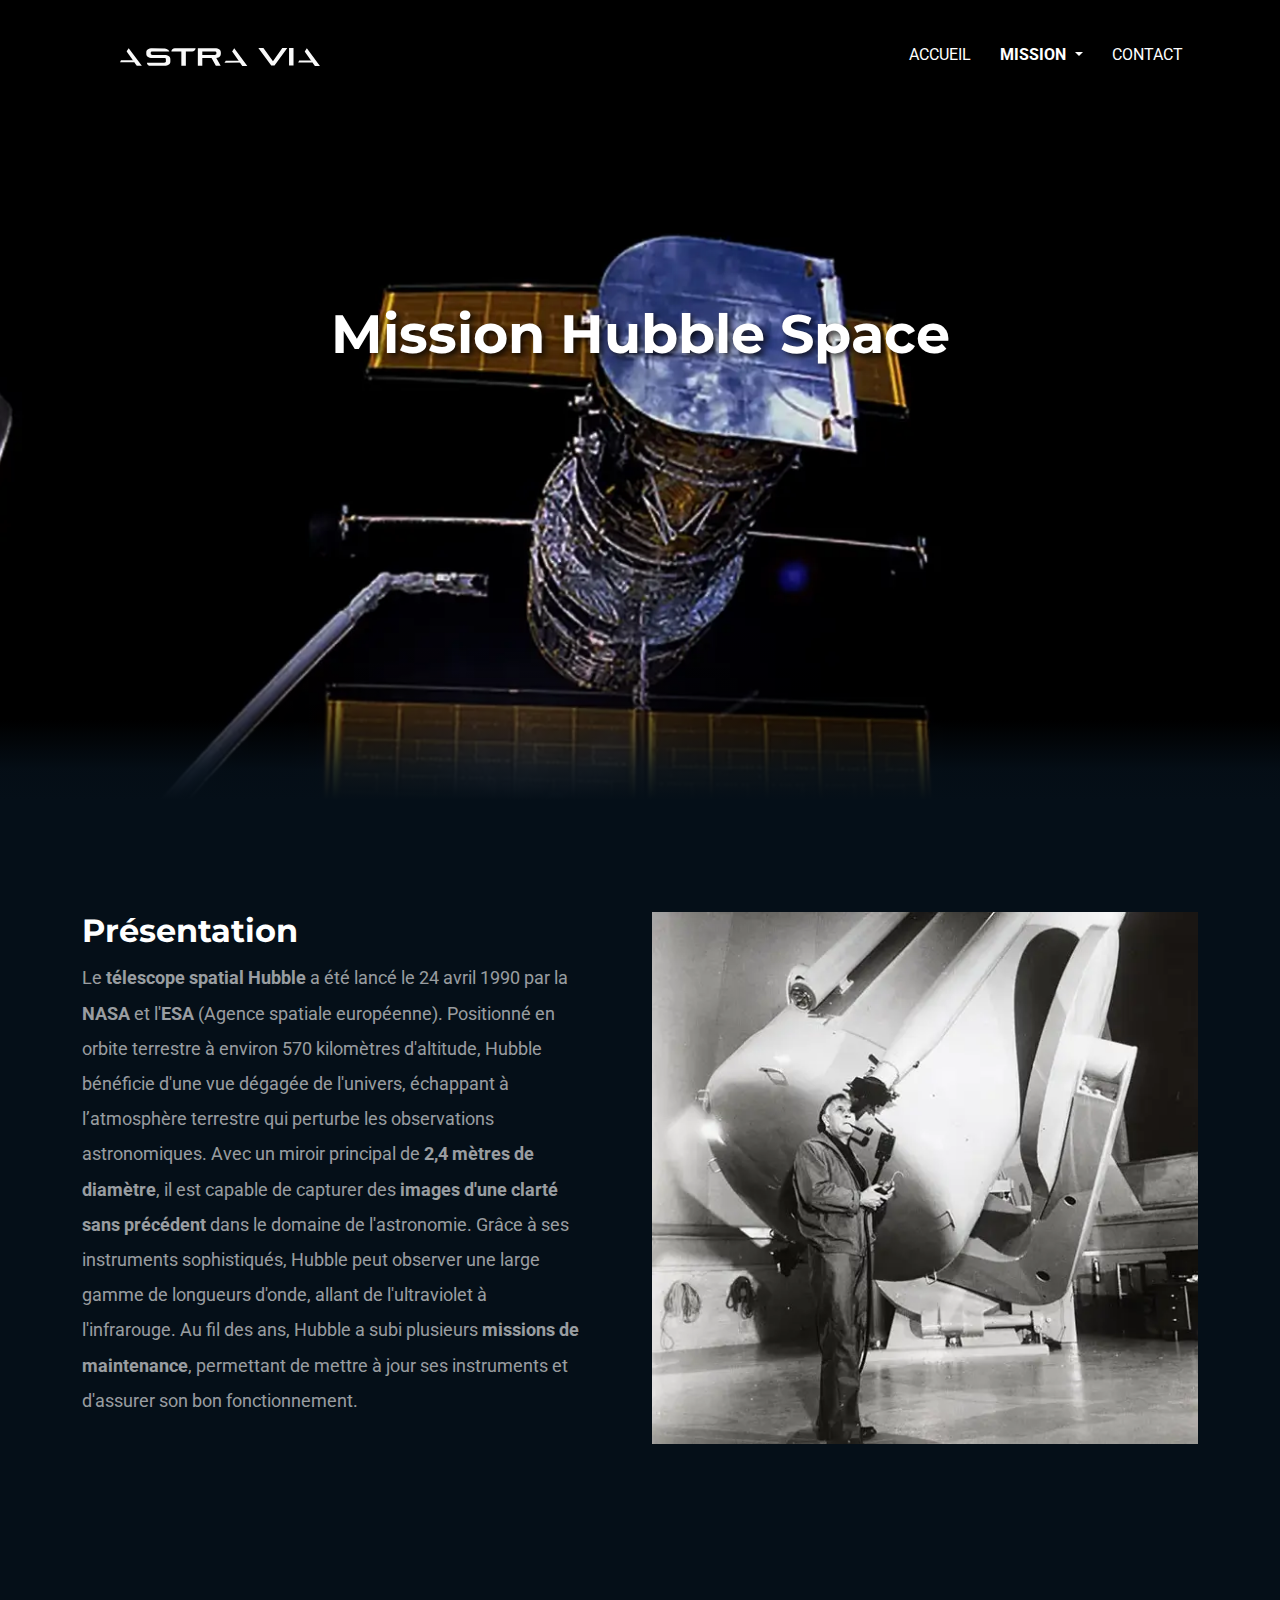
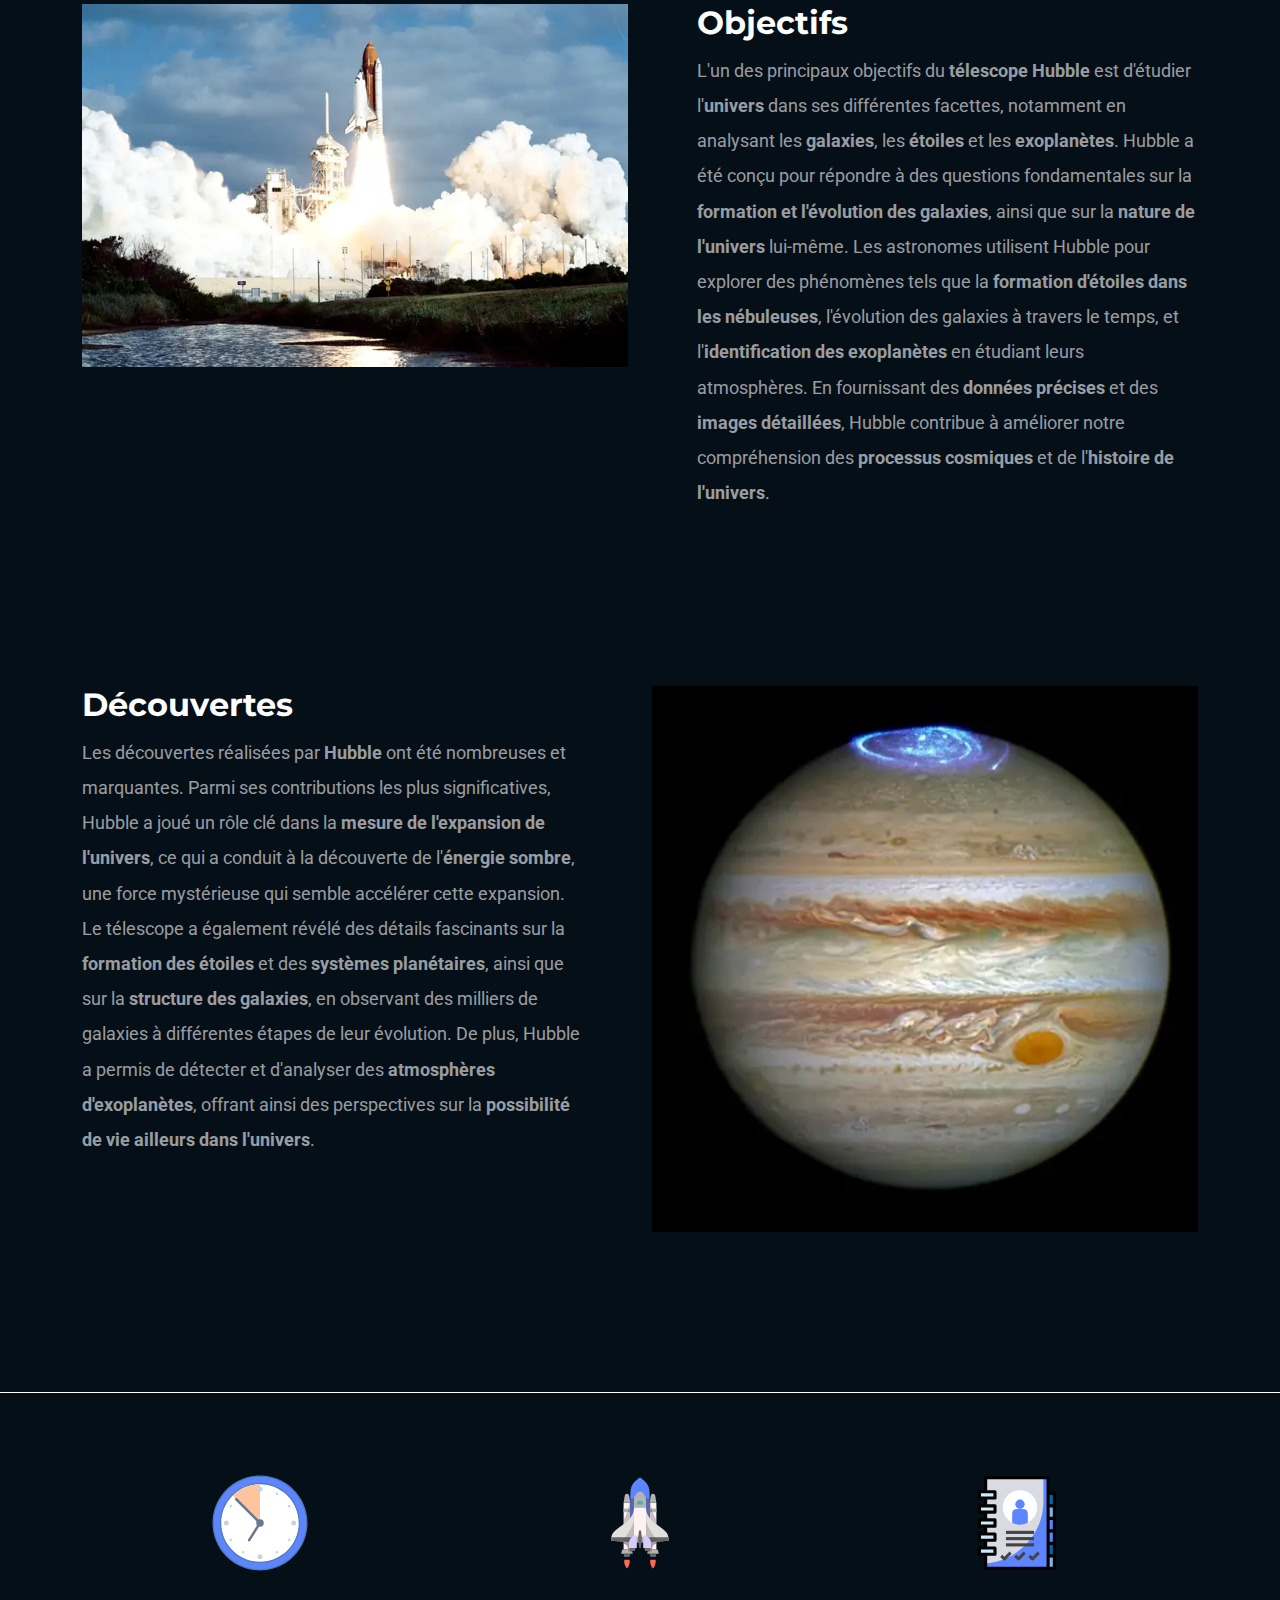
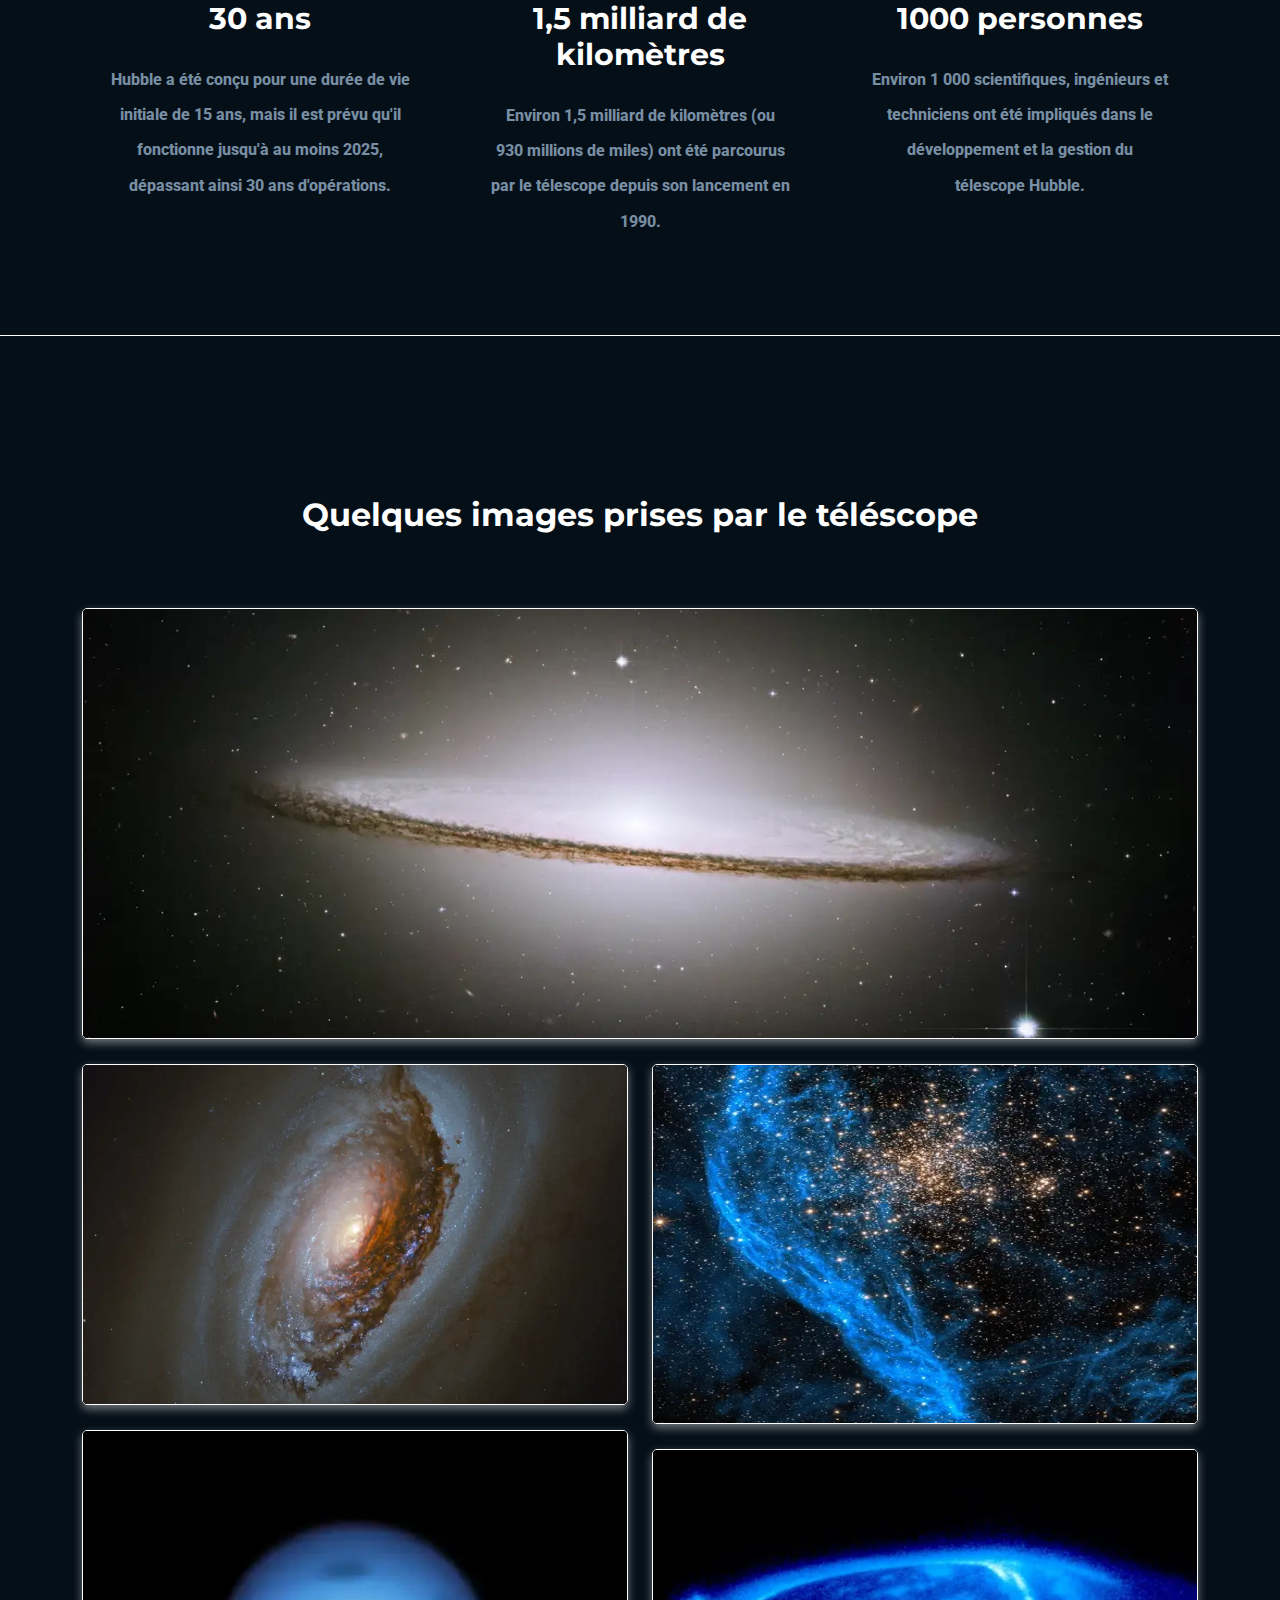
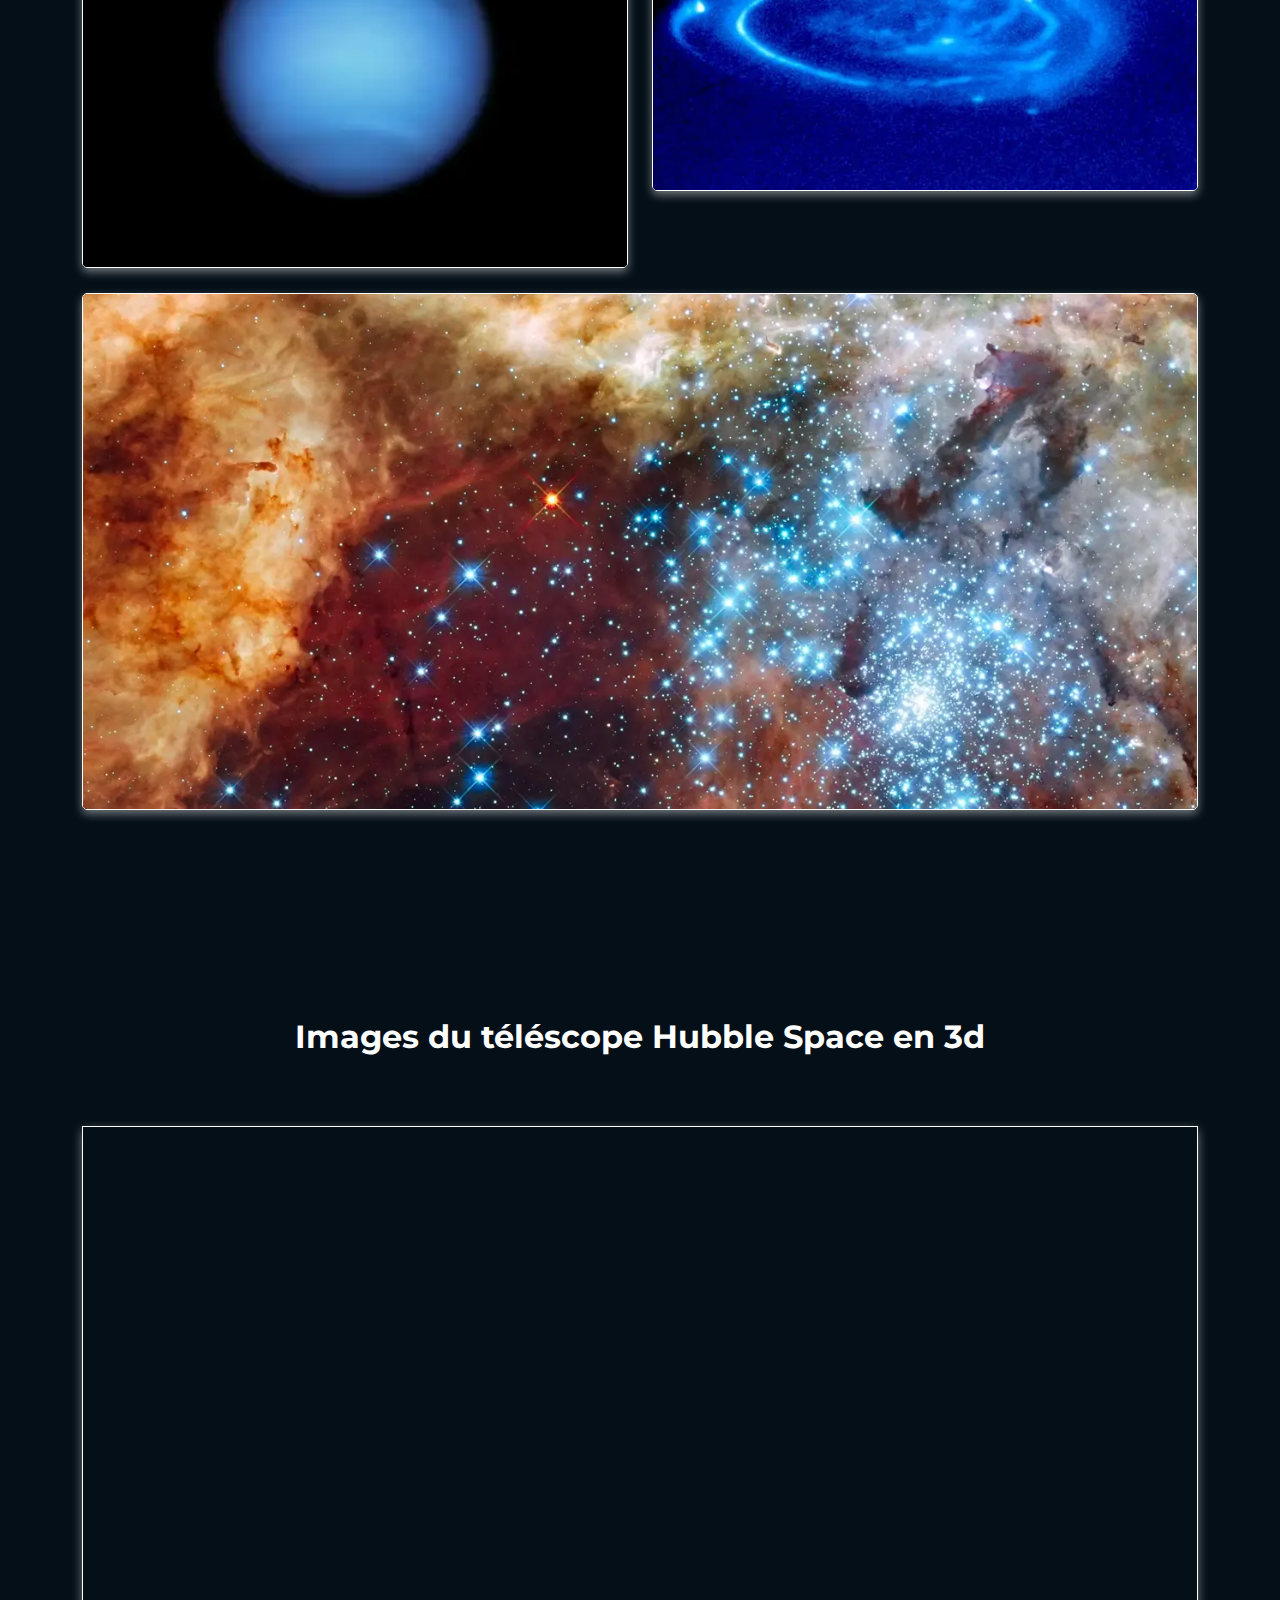
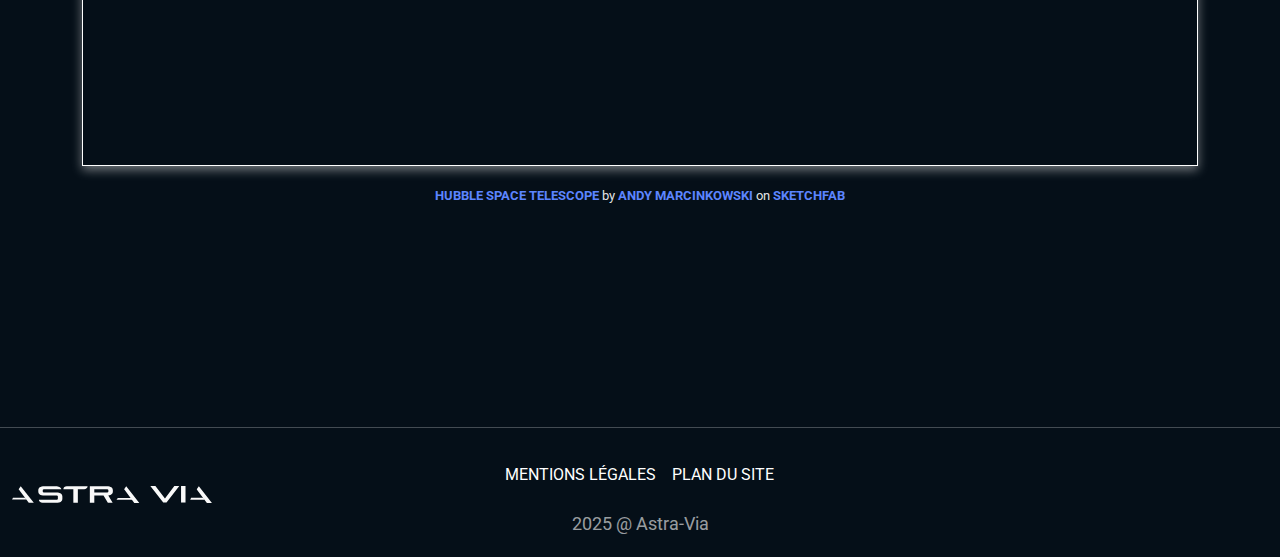
<file: Astra_Via_code/page2nd/hubblespace.html>
<!DOCTYPE html>
<html lang="fr-FR">
    <head>
        <meta charset="UTF-8">
        <meta name="viewport" content="width=device-width, initial-scale=1.0">
        <title>Hubble Space</title>
        <link rel="shortcut icon" href="../assets/image/favicon.ico" type="image/x-icon">
        <link href="https://cdn.jsdelivr.net/npm/bootstrap@5.3.3/dist/css/bootstrap.min.css" rel="stylesheet" integrity="sha384-QWTKZyjpPEjISv5WaRU9OFeRpok6YctnYmDr5pNlyT2bRjXh0JMhjY6hW+ALEwIH" crossorigin="anonymous">
        <link rel="stylesheet" href="../assets/style/style.css">
        <link rel="stylesheet" href="../assets/style/mission-pagedetails/hubble.css">
        <link rel="stylesheet" href="../assets/style/customFont.css">
        <link rel="preconnect" href="https://fonts.googleapis.com">
        <link rel="preconnect" href="https://fonts.gstatic.com" crossorigin>
        <link href="https://fonts.googleapis.com/css2?family=Roboto:ital,wght@0,100;0,300;0,400;0,500;0,700;0,900;1,100;1,300;1,400;1,500;1,700;1,900&display=swap" rel="stylesheet">
        <link rel="preconnect" href="https://fonts.googleapis.com">
        <link rel="preconnect" href="https://fonts.gstatic.com" crossorigin>
        <link href="https://fonts.googleapis.com/css2?family=Montserrat:ital,wght@0,100..900;1,100..900&display=swap" rel="stylesheet"> 
    </head>
    <body>
        <header>
            <section class="landingSec">
                <!-- NAVBAR -->
                <nav class="navbar navbar-expand-lg ">
                    <div class="container-fluid">
                        <!-- LOGO -->
                        <a class="navbar-brand" href="../index.html">
                            <img src="../assets/image/logo3.svg" alt="Logo du site Astra Via">
                        </a>
                        <!-- BOUTON BURGER -->
                        <button class="navbar-toggler p-0" type="button" data-bs-toggle="collapse" data-bs-target="#navbarSupportedContent" aria-controls="navbarSupportedContent" aria-expanded="false" aria-label="Toggle navigation">
                            <span class="navbar-toggler "><img class="menu-btn" src="../assets/image/menu-btn.png" alt="Menu"></span>
                        </button>
                        <div class="collapse navbar-collapse  " id="navbarSupportedContent">
                            <ul class="navbar-nav ms-auto">
                                <li class="nav-item">
                                    <a class="nav-link effetNav" aria-current="page" href="../index.html">Accueil </a>
                                </li>
                                <li class="nav-item dropdown"> 
                                    <a class="nav-link dropdown-toggle active effetNav" href="mission.html" role="button" data-bs-toggle="dropdown" aria-expanded="false">
                                        Mission
                                    </a> 
                                    <ul class="dropdown-menu">
                                        <li><a class="dropdown-item" href="mission.html">Toute nos missions</a></li>
                                        <li><a class="dropdown-item " href="apollo11.html">Apollo 11</a></li>
                                        <li><a class="dropdown-item active" href="hubblespace.html">Hubble Space</a></li>
                                    </ul>
                                </li> 
                                <li class="nav-item">
                                    <a class="nav-link effetNav" href="contact.html">Contact</a>
                                </li>
                            </ul>
                        </div>
                    </div>
                </nav>
                <div class="text-center hero ">
                    <div class="textHero">
                        <h1>Mission Hubble Space</h1>       
                    </div>  
                </div>
                <div class="gradient-overlay"></div>
            
            </section>
        </header> 
        <main>
            <section class="presentation ">
                <div class="container ">
                    <div class="row paddingPhone">
                        <div class="col-12 col-md-6 contenuGauche partieGauche">
                            <h2>Présentation</h2>
                            <p>Le <strong>télescope spatial Hubble</strong> a été lancé le 24 avril 1990 par la <strong>NASA</strong> et l'<strong>ESA</strong> (Agence spatiale européenne). Positionné en orbite terrestre à environ 570 kilomètres d'altitude, Hubble bénéficie d'une vue dégagée de l'univers, échappant à l’atmosphère terrestre qui perturbe les observations astronomiques. Avec un miroir principal de <strong>2,4 mètres de diamètre</strong>, il est capable de capturer des <strong>images d'une clarté sans précédent</strong> dans le domaine de l'astronomie. Grâce à ses instruments sophistiqués, Hubble peut observer une large gamme de longueurs d'onde, allant de l'ultraviolet à l'infrarouge. Au fil des ans, Hubble a subi plusieurs <strong>missions de maintenance</strong>, permettant de mettre à jour ses instruments et d'assurer son bon fonctionnement.</p>
                        </div>
                        <div class="col-12 col-md-6 visuelle  partieDroite">
                            <img  src="../assets/image/imageMission/hubble/hubble1.webp" alt="Astronome Edwin Hubble travaillant avec un télescope historique">
                        </div>
                    </div>
                </div>
            </section>
            <section class="objectifs">
                <div class="container ">
                    <div class="row paddingPhone" >
                        <div class="col-12 col-md-6  partieGauche visuelle">
                            <img   src="../assets/image/imageMission/hubble/hubble2.webp"  alt="Décollage de la navette spatiale transportant le télescope Hubble">
                            </div>
                        <div class="col-12 col-md-6 contenuDroite partieDroite">
                            <h2>Objectifs</h2>
                            <p>L'un des principaux objectifs du <strong>télescope Hubble</strong> est d'étudier l'<strong>univers</strong> dans ses différentes facettes, notamment en analysant les <strong>galaxies</strong>, les <strong>étoiles</strong> et les <strong>exoplanètes</strong>. Hubble a été conçu pour répondre à des questions fondamentales sur la <strong>formation et l'évolution des galaxies</strong>, ainsi que sur la <strong>nature de l'univers</strong> lui-même. Les astronomes utilisent Hubble pour explorer des phénomènes tels que la <strong>formation d'étoiles dans les nébuleuses</strong>, l'évolution des galaxies à travers le temps, et l'<strong>identification des exoplanètes</strong> en étudiant leurs atmosphères. En fournissant des <strong>données précises</strong> et des <strong>images détaillées</strong>, Hubble contribue à améliorer notre compréhension des <strong>processus cosmiques</strong> et de l'<strong>histoire de l'univers</strong>.</p>
                        </div>
                    </div>
                </div>
            </section>
            <section class="decouverte">
                <div class="container">
                    <div class="row paddingPhone">
                        <div class="col-12 col-md-6 contenuGauche partieGauche">
                            <h2>Découvertes</h2>
                            <p>Les découvertes réalisées par <strong>Hubble</strong> ont été nombreuses et marquantes. Parmi ses contributions les plus significatives, Hubble a joué un rôle clé dans la <strong>mesure de l'expansion de l'univers</strong>, ce qui a conduit à la découverte de l'<strong>énergie sombre</strong>, une force mystérieuse qui semble accélérer cette expansion. Le télescope a également révélé des détails fascinants sur la <strong>formation des étoiles</strong> et des <strong>systèmes planétaires</strong>, ainsi que sur la <strong>structure des galaxies</strong>, en observant des milliers de galaxies à différentes étapes de leur évolution. De plus, Hubble a permis de détecter et d'analyser des <strong>atmosphères d'exoplanètes</strong>, offrant ainsi des perspectives sur la <strong>possibilité de vie ailleurs dans l'univers</strong>.
                            </p>
                        </div>
                        <div class="col-12 col-md-6 visuelle partieDroite">
                            <img  src="../assets/image/imageMission/hubble/hubble3.webp" alt="Photo détaillée de Jupiter et sa grande tache rouge par Hubble">
                        </div>
                    </div>
                </div>
            </section>
            <section class="chiffreClef">
                <div class="container text-center "> 
                    <div class="row paddingPhone ">
                        <div class="col-12 col-md-4 iconeSection">
                            <img src="../assets/image/imageChiffre/icone/mission/timeVersion.svg" alt="Icône d'horloge représentant 30 ans">
                            <h3>30 ans</h3>
                            <p>Hubble a été conçu pour une durée de vie initiale de 15 ans, mais il est prévu qu'il fonctionne jusqu'à au moins 2025, dépassant ainsi 30 ans d'opérations.</p>
                        </div>
                        <div class="col-12 col-md-4 iconeSection">
                            <img src="../assets/image/imageChiffre/icone/mission/fuseeVersion.svg" alt="Icône de fusée représentant les millions de kilomètres">
                            <h3>1,5 milliard de kilomètres</h3>
                            <p>Environ 1,5 milliard de kilomètres (ou 930 millions de miles) ont été parcourus par le télescope depuis son lancement en 1990.</p>
                        </div>
                        <div class=" col-12 col-md-4 iconeSection">
                            <img src="../assets/image/imageChiffre/icone/mission/personnelVersion.svg" alt="Icône de personnes représentant 1000 personnes">                            
                            <h3>1000 personnes</h3>
                            <p>Environ 1 000 scientifiques, ingénieurs et techniciens ont été impliqués dans le développement et la gestion du télescope Hubble.</p>
                        </div>
                    </div>
                </div>
            </section>
            <section class="gallery">
                <div class="text-center">
                    <h2>Quelques images prises par le téléscope</h2>
                </div>
                <div class="container py-5">
                    <div class="row">
                        <div class="col-12">
                            <div class="image-container spacing-bottom">
                                <!-- Image 1 -->
                                <img class="img-fluid" src="../assets/image/imageMission/hubble/galerie/hubble1.webp" alt="Galaxie du Sombrero vue de profil avec son disque de poussière">
                            </div>     
                        </div>
                        <!-- Colonne de gauche -->
                        <div class="col-12 col-md-6">
                            <div class="image-container spacing-bottom">
                                <!-- Image 2 -->
                                <img class="img-fluid" src="../assets/image/imageMission/hubble/galerie/hubble2.webp" alt="Galaxie spirale NGC 1300 vue en détail">
                            </div>
                            <div class="image-container spacing-bottom">
                                <!-- Image 4 -->
                                <img class="img-fluid" src="../assets/image/imageMission/hubble/galerie/hubble4.webp" alt="Planète Neptune en bleu brillant">
                            </div>
                        </div>
                        <!-- Colonne de droite-->
                        <div class=" col-12 col-md-6">
                            <div class="image-container spacing-bottom">
                                <!-- Image 3 -->
                                <img class="img-space img-fluid " src="../assets/image/imageMission/hubble/galerie/hubble3.webp" alt="Nébuleuse du Voile, vestige d'une supernova">
                            </div>
                            <div class="image-container">
                                <!-- Image 5 -->
                                <img  src="../assets/image/imageMission/hubble/galerie/hubble5.jpg" alt="Anneau de gaz autour d'une étoile mourante" >
                            </div>
                        </div>
                        <div class="col-12">
                            <div class="image-container  ">
                                <!-- Image 6 -->
                                <img class=" img-fluid img-space1" src="../assets/image/imageMission/hubble/galerie/hubble6.webp" alt="Nébuleuse de la Tarentule, région de formation d'étoiles" >
                            </div>     
                        </div> 
                    </div>
                </div>
            </section>
            <section class="vue3d container ">
                <h2>Images du téléscope Hubble Space en 3d</h2>
                <div class=" col-12 py-5">
                    <div class="container3d"> 
                        <iframe title="Hubble Space Telescope"  
                            allow="autoplay; fullscreen; "
                            src="https://sketchfab.com/models/79c4b7aba9e44070b1faf72f9fa7cc6d/embed"> 
                        </iframe> 
                        <p class="texteVue3d">
                            <a href="https://sketchfab.com/3d-models/hubble-space-telescope-79c4b7aba9e44070b1faf72f9fa7cc6d?utm_medium=embed&utm_campaign=share-popup&utm_content=79c4b7aba9e44070b1faf72f9fa7cc6d" target="_blank" rel="nofollow" > Hubble Space Telescope 
                            </a> by 
                            <a href="https://sketchfab.com/AndyMar?utm_medium=embed&utm_campaign=share-popup&utm_content=79c4b7aba9e44070b1faf72f9fa7cc6d" target="_blank" rel="nofollow" > 
                                Andy Marcinkowski
                            </a> on 
                            <a href="https://sketchfab.com?utm_medium=embed&utm_campaign=share-popup&utm_content=ecf0a02b8151418689e78abec4f94b96" target="_blank" rel="nofollow">
                                Sketchfab
                            </a>
                        </p>
                    </div>
                </div>
            </section>
        </main>
        <footer>
            <hr>
            <div class="container-fluid text-center">
                <div class="row"> 
                    <div class="col-12 col-md-2  text-left logoFooter">
                        <img src="../assets/image/logo3.svg" alt="Logo du site Astra Via">
                    </div>
                    <div class="col-12 col-md-8  justify-content-center navbar navbar-expand-lg navFooter">  
                        <ul class="navbar-nav  mb-2 mb-lg-0 ">
                            <li class="nav-item">
                                <a class="nav-link effetNav"  href="mentionslegales.html">Mentions légales</a>
                            </li>
                            <li class="nav-item">
                                <a class="nav-link effetNav" href="plandusite.html">Plan du site</a>
                            </li>
                        </ul>
                    </div>
                    <div class="col-md-2"></div>
                    
                    <div class="col-12 order-3 copyrightFooter">
                        <p>2025 @ Astra-Via</p>
                    </div>
                </div>
            </div>
        </footer>
        <script src="https://cdn.jsdelivr.net/npm/bootstrap@5.3.3/dist/js/bootstrap.bundle.min.js" integrity="sha384-YvpcrYf0tY3lHB60NNkmXc5s9fDVZLESaAA55NDzOxhy9GkcIdslK1eN7N6jIeHz" crossorigin="anonymous"></script>   
    </body>
</html>
</file>
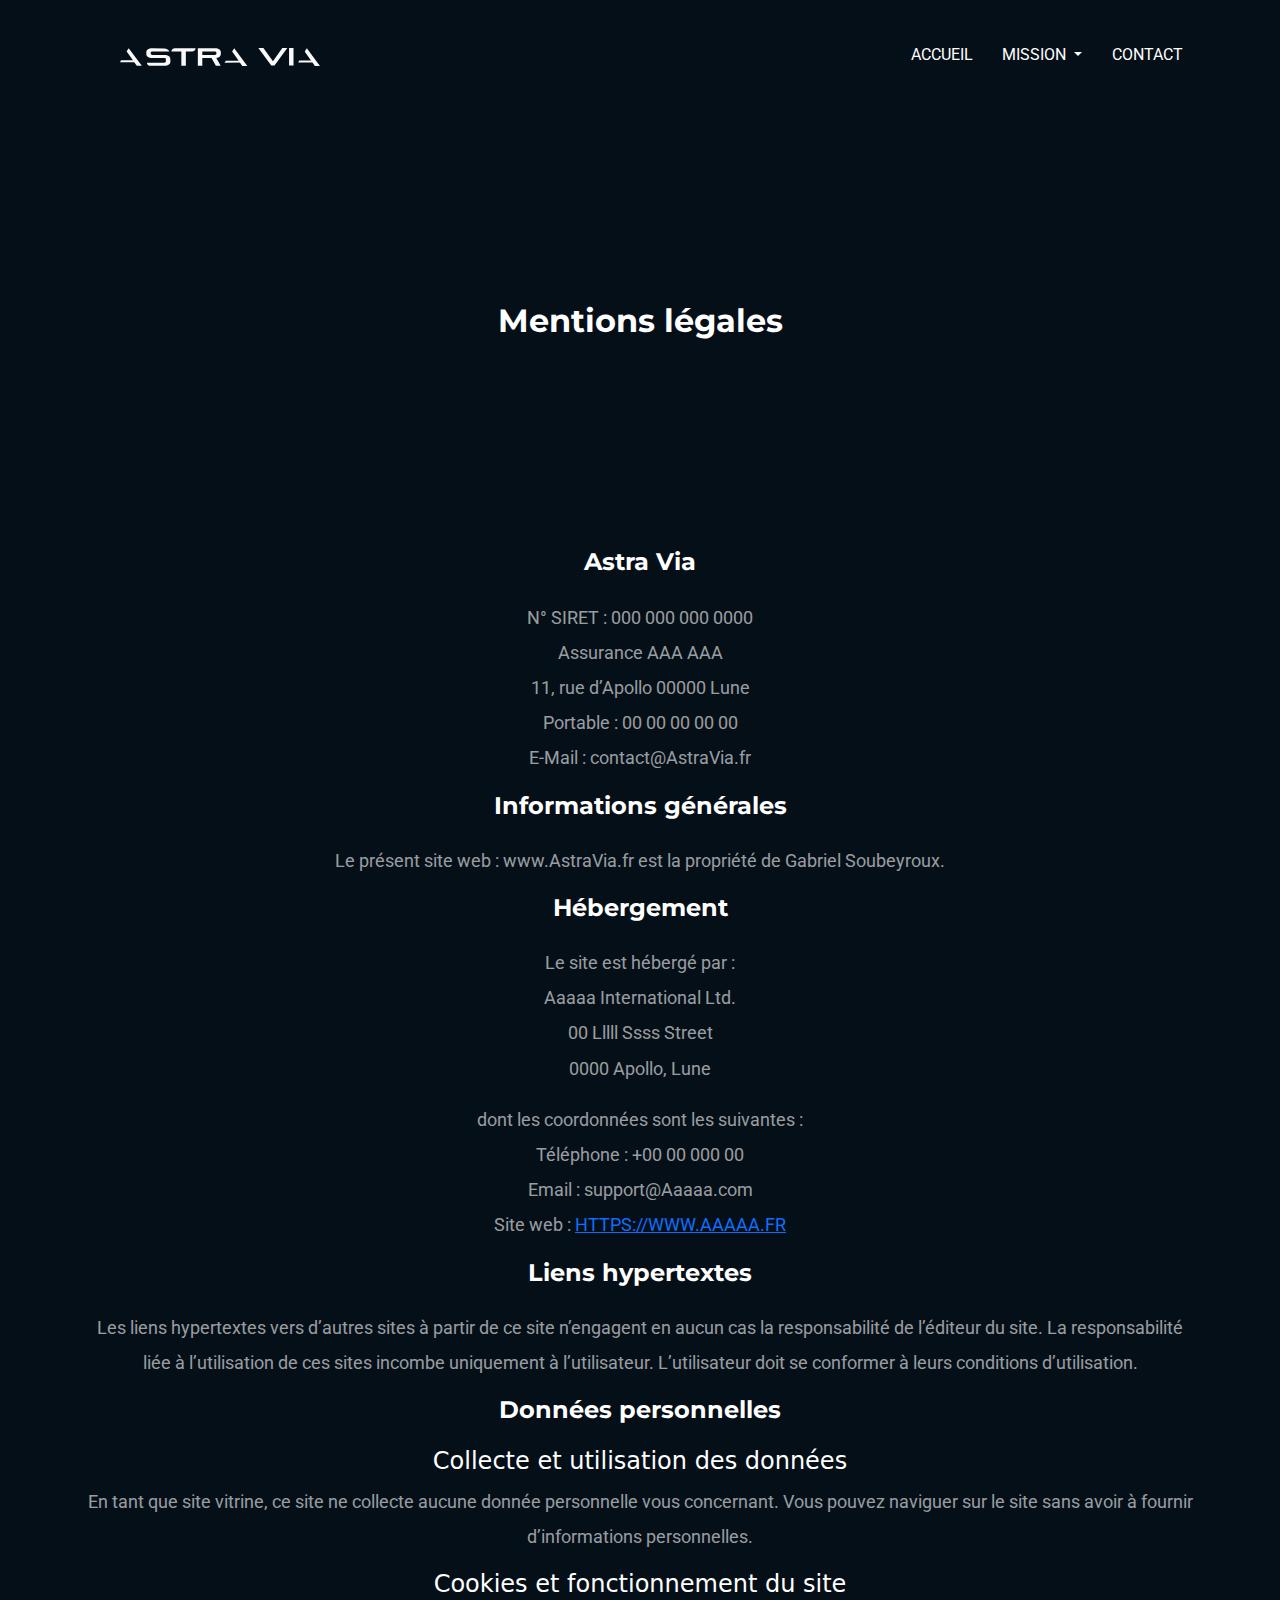
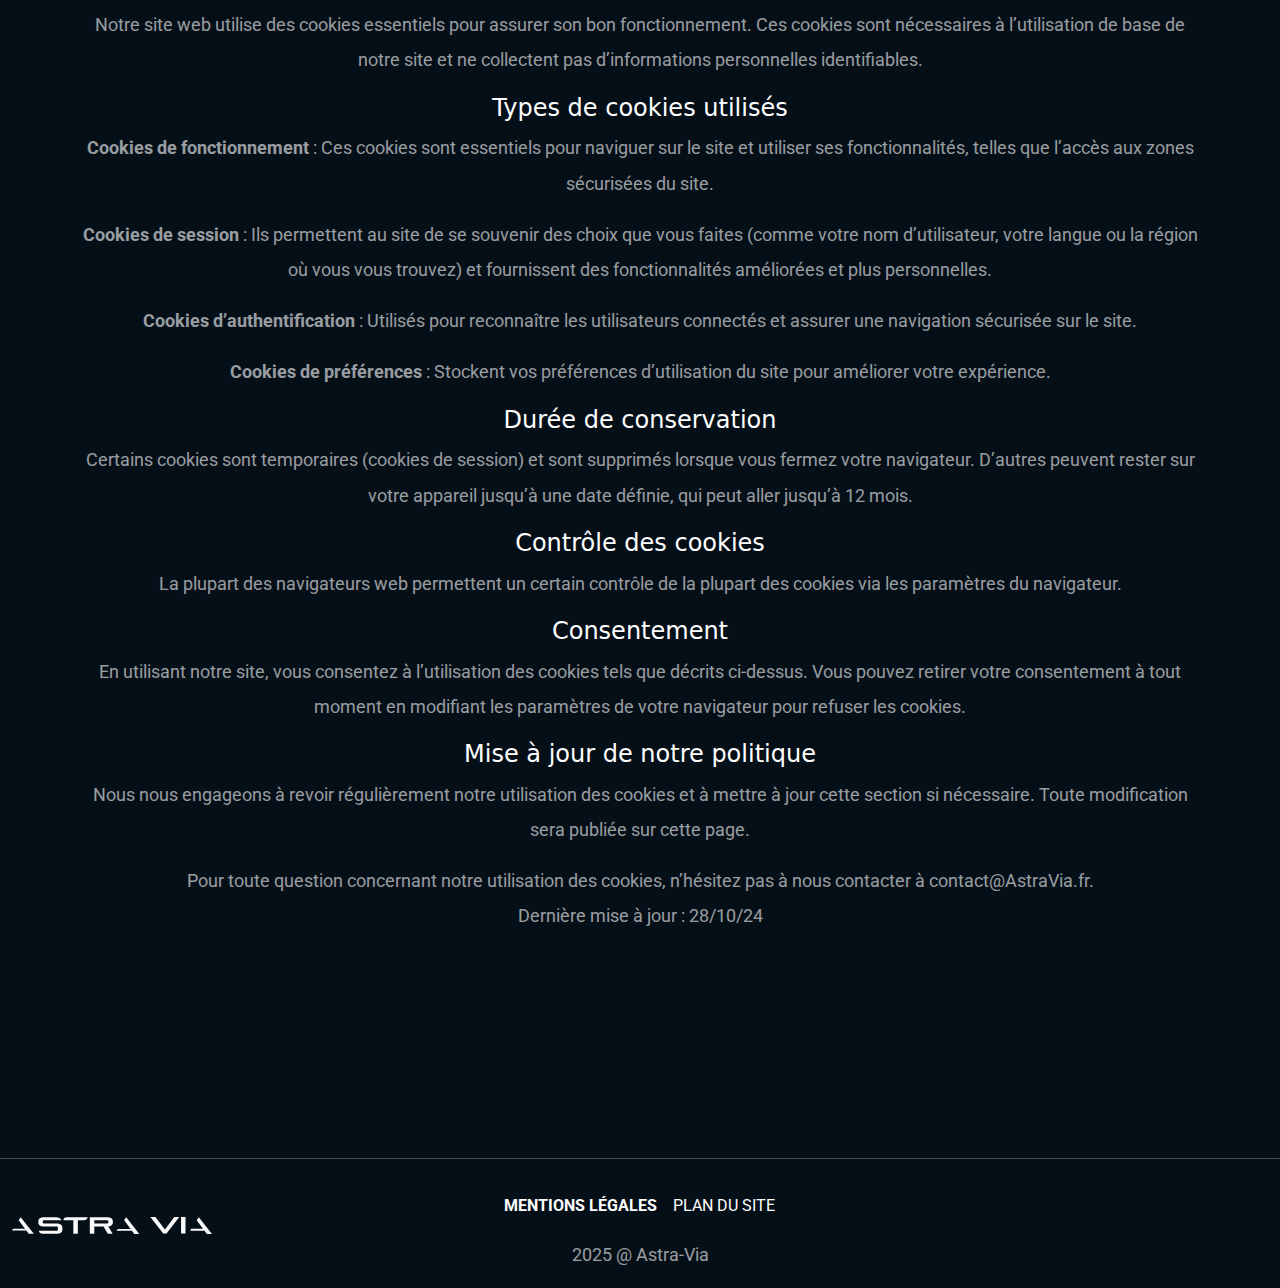
<file: Astra_Via_code/page2nd/mentionslegales.html>
<!DOCTYPE html>
<html lang="fr-FR">
    <head>
        <meta charset="UTF-8">
        <meta name="viewport" content="width=device-width, initial-scale=1.0">
        <title>Mentions légales</title>
        <link rel="shortcut icon" href="../assets/image/favicon.ico" type="image/x-icon">
        <link href="https://cdn.jsdelivr.net/npm/bootstrap@5.3.3/dist/css/bootstrap.min.css" rel="stylesheet" integrity="sha384-QWTKZyjpPEjISv5WaRU9OFeRpok6YctnYmDr5pNlyT2bRjXh0JMhjY6hW+ALEwIH" crossorigin="anonymous">
        <link rel="stylesheet" href="../assets/style/style.css">
        <link rel="stylesheet" href="../assets/style/customFont.css">
        <link rel="preconnect" href="https://fonts.googleapis.com">
        <link rel="preconnect" href="https://fonts.gstatic.com" crossorigin>
        <link href="https://fonts.googleapis.com/css2?family=Roboto:ital,wght@0,100;0,300;0,400;0,500;0,700;0,900;1,100;1,300;1,400;1,500;1,700;1,900&display=swap" rel="stylesheet">
        <link rel="preconnect" href="https://fonts.googleapis.com">
        <link rel="preconnect" href="https://fonts.gstatic.com" crossorigin>
        <link href="https://fonts.googleapis.com/css2?family=Montserrat:ital,wght@0,100..900;1,100..900&display=swap" rel="stylesheet">
    </head>
    <body>
        <header>
            <section class="">
                <!-- NAVBAR -->
                <nav class="navbar navbar-expand-lg ">
                    <div class="container-fluid">
                        <!-- LOGO -->
                        <a class="navbar-brand" href="../index.html">
                            <img src="../assets/image/logo3.svg" alt="Logo du site Astra Via">
                        </a>
                        <!-- BOUTON BURGER -->
                        <button class="navbar-toggler p-0" type="button" data-bs-toggle="collapse" data-bs-target="#navbarSupportedContent" aria-controls="navbarSupportedContent" aria-expanded="false" aria-label="Toggle navigation">
                            <span class="navbar-toggler "><img class="menu-btn" src="../assets/image/menu-btn.png" alt="Menu"></span>
                        </button>
                        <div class="collapse navbar-collapse  " id="navbarSupportedContent">
                            <ul class="navbar-nav ms-auto">
                                <li class="nav-item">
                                    <a class="nav-link effetNav" aria-current="page" href="../index.html">Accueil</a>
                                </li>
                                <li class="nav-item dropdown"> 
                                    <a class="nav-link dropdown-toggle effetNav" href="mission.html" role="button" data-bs-toggle="dropdown" aria-expanded="false">
                                        Mission
                                    </a> 
                                    <ul class="dropdown-menu">
                                        <li><a class="dropdown-item" href="mission.html">Toute nos missions</a></li>
                                        <li><a class="dropdown-item" href="apollo11.html">Apollo 11</a></li>
                                        <li><a class="dropdown-item" href="hubblespace.html">Hubble Space</a></li>
                                    </ul>
                                </li> 
                                <li class="nav-item ">
                                    <a class="nav-link effetNav " href="contact.html">Contact</a>
                                </li>
                            </ul>
                        </div>
                    </div>
                </nav>
                <div class=" text-center hero ">
                    <div class="textHero">
                        <h2>Mentions légales</h2>       
                    </div>  
                </div>
            </section>
        </header> 
        <main>
            <div class="container text-center py-5">
                <h3>Astra Via</h3>
                <p>
                    N° SIRET : 000 000 000 0000<br>
                    Assurance AAA AAA<br>
                    11, rue d’Apollo 00000 Lune<br>
                    Portable : 00 00 00 00 00<br>
                    E-Mail : contact@AstraVia.fr
                </p>

                <h3>Informations générales</h3>
                <p>
                    Le présent site web : www.AstraVia.fr est la propriété de Gabriel Soubeyroux.
                </p>

                <h3>Hébergement</h3>
                <p>
                    Le site est hébergé par :<br>
                    Aaaaa International Ltd.<br>
                    00 Lllll Ssss Street<br>
                    0000 Apollo, Lune
                </p>
                <p>
                    dont les coordonnées sont les suivantes :<br>
                    Téléphone : +00 00 000 00<br>
                    Email : support@Aaaaa.com<br>
                    Site web : <a href="#">https://www.Aaaaa.fr</a>
                </p>

                <h3>Liens hypertextes</h3>
                <p>
                    Les liens hypertextes vers d’autres sites à partir de ce site n’engagent en aucun cas la responsabilité de l’éditeur du site. La responsabilité liée à l’utilisation de ces sites incombe uniquement à l’utilisateur. L’utilisateur doit se conformer à leurs conditions d’utilisation.
                </p>

                <h3>Données personnelles</h3>

                <h4>Collecte et utilisation des données</h4>
                <p>
                    En tant que site vitrine, ce site ne collecte aucune donnée personnelle vous concernant. Vous pouvez naviguer sur le site sans avoir à fournir d’informations personnelles.
                </p>

                <h4>Cookies et fonctionnement du site</h4>
                <p>
                    Notre site web utilise des cookies essentiels pour assurer son bon fonctionnement. Ces cookies sont nécessaires à l’utilisation de base de notre site et ne collectent pas d’informations personnelles identifiables.
                </p>

                <h4>Types de cookies utilisés</h4>
                <p>
                    <strong>Cookies de fonctionnement</strong> : Ces cookies sont essentiels pour naviguer sur le site et utiliser ses fonctionnalités, telles que l’accès aux zones sécurisées du site.
                </p>
                <p>
                    <strong>Cookies de session</strong> : Ils permettent au site de se souvenir des choix que vous faites (comme votre nom d’utilisateur, votre langue ou la région où vous vous trouvez) et fournissent des fonctionnalités améliorées et plus personnelles.
                </p>
                <p>
                    <strong>Cookies d’authentification</strong> : Utilisés pour reconnaître les utilisateurs connectés et assurer une navigation sécurisée sur le site.
                </p>
                <p>
                    <strong>Cookies de préférences</strong> : Stockent vos préférences d’utilisation du site pour améliorer votre expérience.
                </p>

                <h4>Durée de conservation</h4>
                <p>
                    Certains cookies sont temporaires (cookies de session) et sont supprimés lorsque vous fermez votre navigateur. D’autres peuvent rester sur votre appareil jusqu’à une date définie, qui peut aller jusqu’à 12 mois.
                </p>

                <h4>Contrôle des cookies</h4>
                <p>
                    La plupart des navigateurs web permettent un certain contrôle de la plupart des cookies via les paramètres du navigateur.
                </p>

                <h4>Consentement</h4>
                <p>
                    En utilisant notre site, vous consentez à l’utilisation des cookies tels que décrits ci-dessus. Vous pouvez retirer votre consentement à tout moment en modifiant les paramètres de votre navigateur pour refuser les cookies.
                </p>

                <h4>Mise à jour de notre politique</h4>
                <p>
                    Nous nous engageons à revoir régulièrement notre utilisation des cookies et à mettre à jour cette section si nécessaire. Toute modification sera publiée sur cette page.
                </p>
                <p>
                    Pour toute question concernant notre utilisation des cookies, n’hésitez pas à nous contacter à contact@AstraVia.fr.<br>
                    Dernière mise à jour : 28/10/24
                </p>
            </div>
        </main>
        <footer>
            <hr>
            <div class="container-fluid text-center">
                <div class="row"> 
                    <div class="col-12 col-md-2  text-left logoFooter">
                        <img src="../assets/image/logo3.svg" alt="Logo du site Astra Via">
                    </div>
                    <div class="col-12 col-md-8  justify-content-center navbar navbar-expand-lg navFooter">  
                        <ul class="navbar-nav  mb-2 mb-lg-0 ">
                            <li class="nav-item">
                                <a class="nav-link active effetNav"  href="mentionslegales.html">Mentions légales</a>
                            </li>
                            <li class="nav-item">
                                <a class="nav-link effetNav" href="plandusite.html">Plan du site</a>
                            </li>
                        </ul>
                    </div>
                    <div class="col-md-2"></div>
                    <div class="col-12 order-3 copyrightFooter">
                        <p>2025 @ Astra-Via</p>
                    </div>
                </div>
            </div>
        </footer>
        <script src="https://cdn.jsdelivr.net/npm/bootstrap@5.3.3/dist/js/bootstrap.bundle.min.js" integrity="sha384-YvpcrYf0tY3lHB60NNkmXc5s9fDVZLESaAA55NDzOxhy9GkcIdslK1eN7N6jIeHz" crossorigin="anonymous"></script>   
    </body>
</html>
</file>
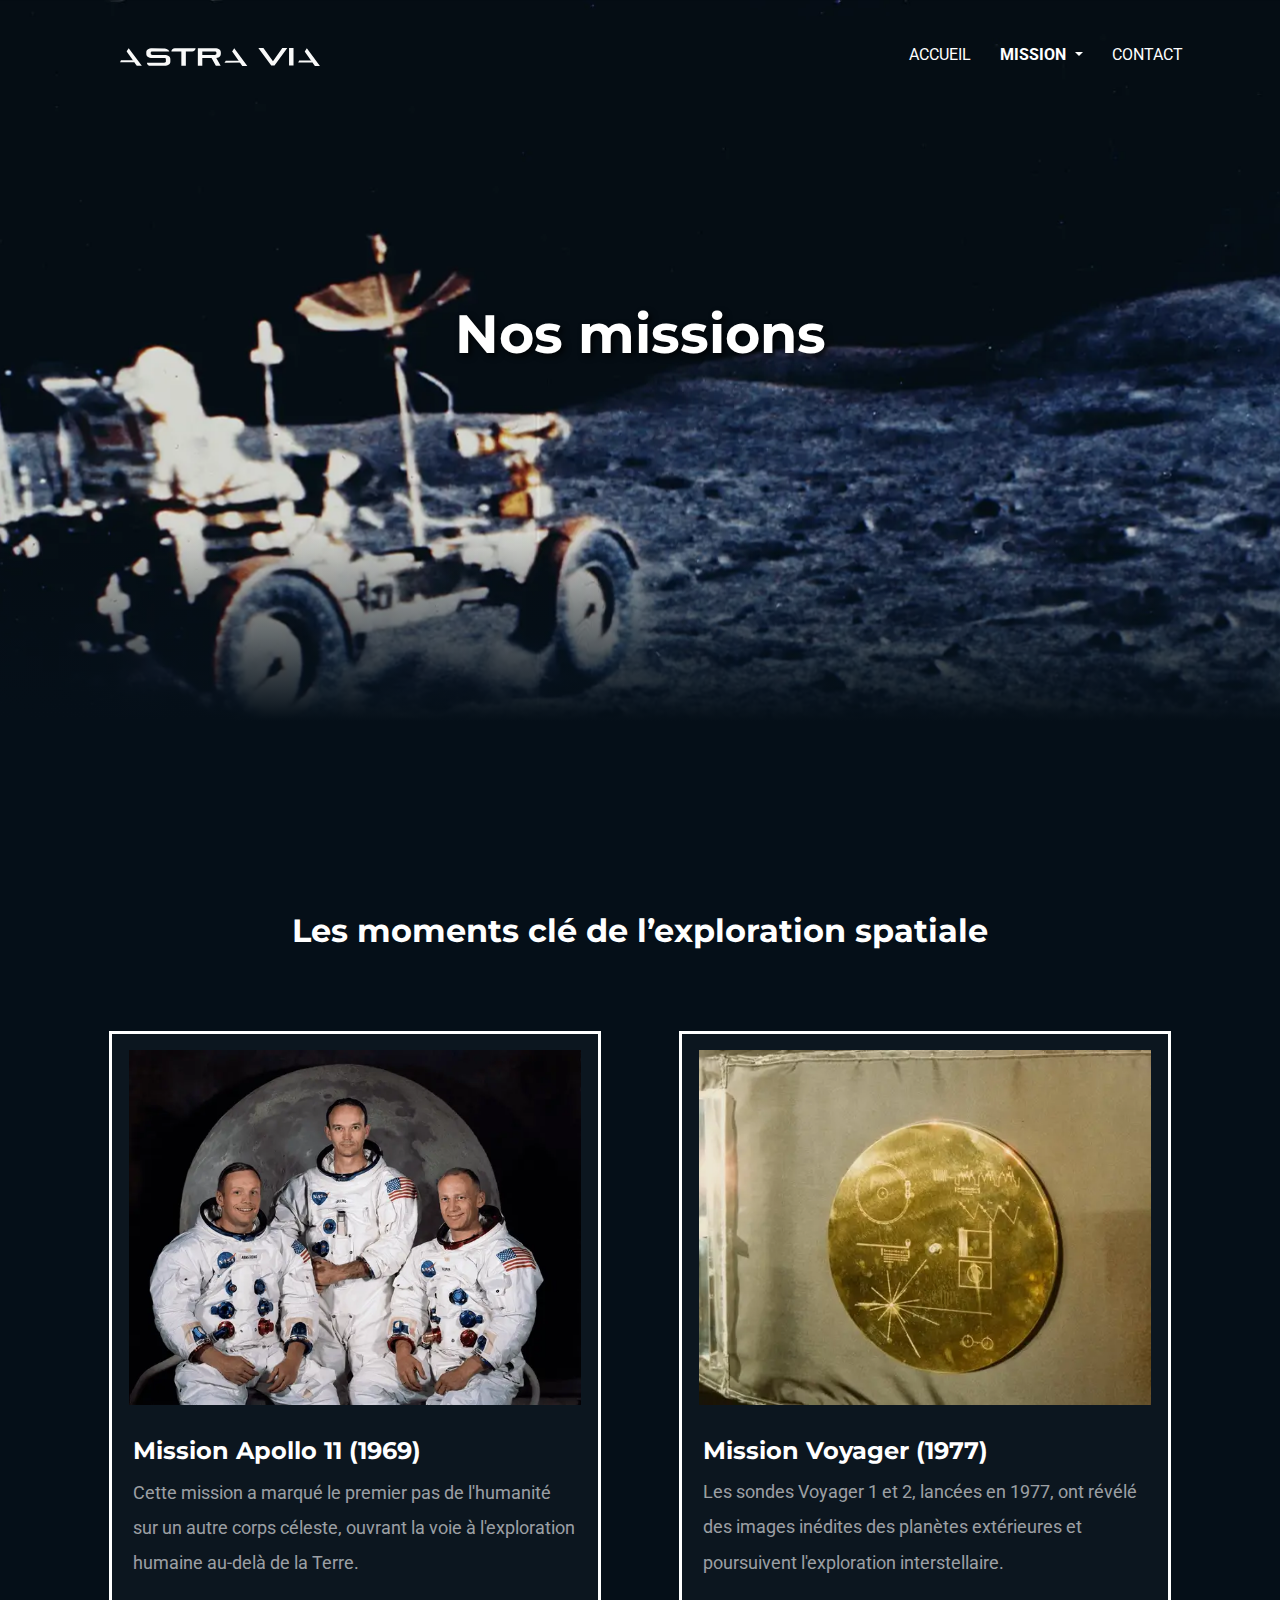
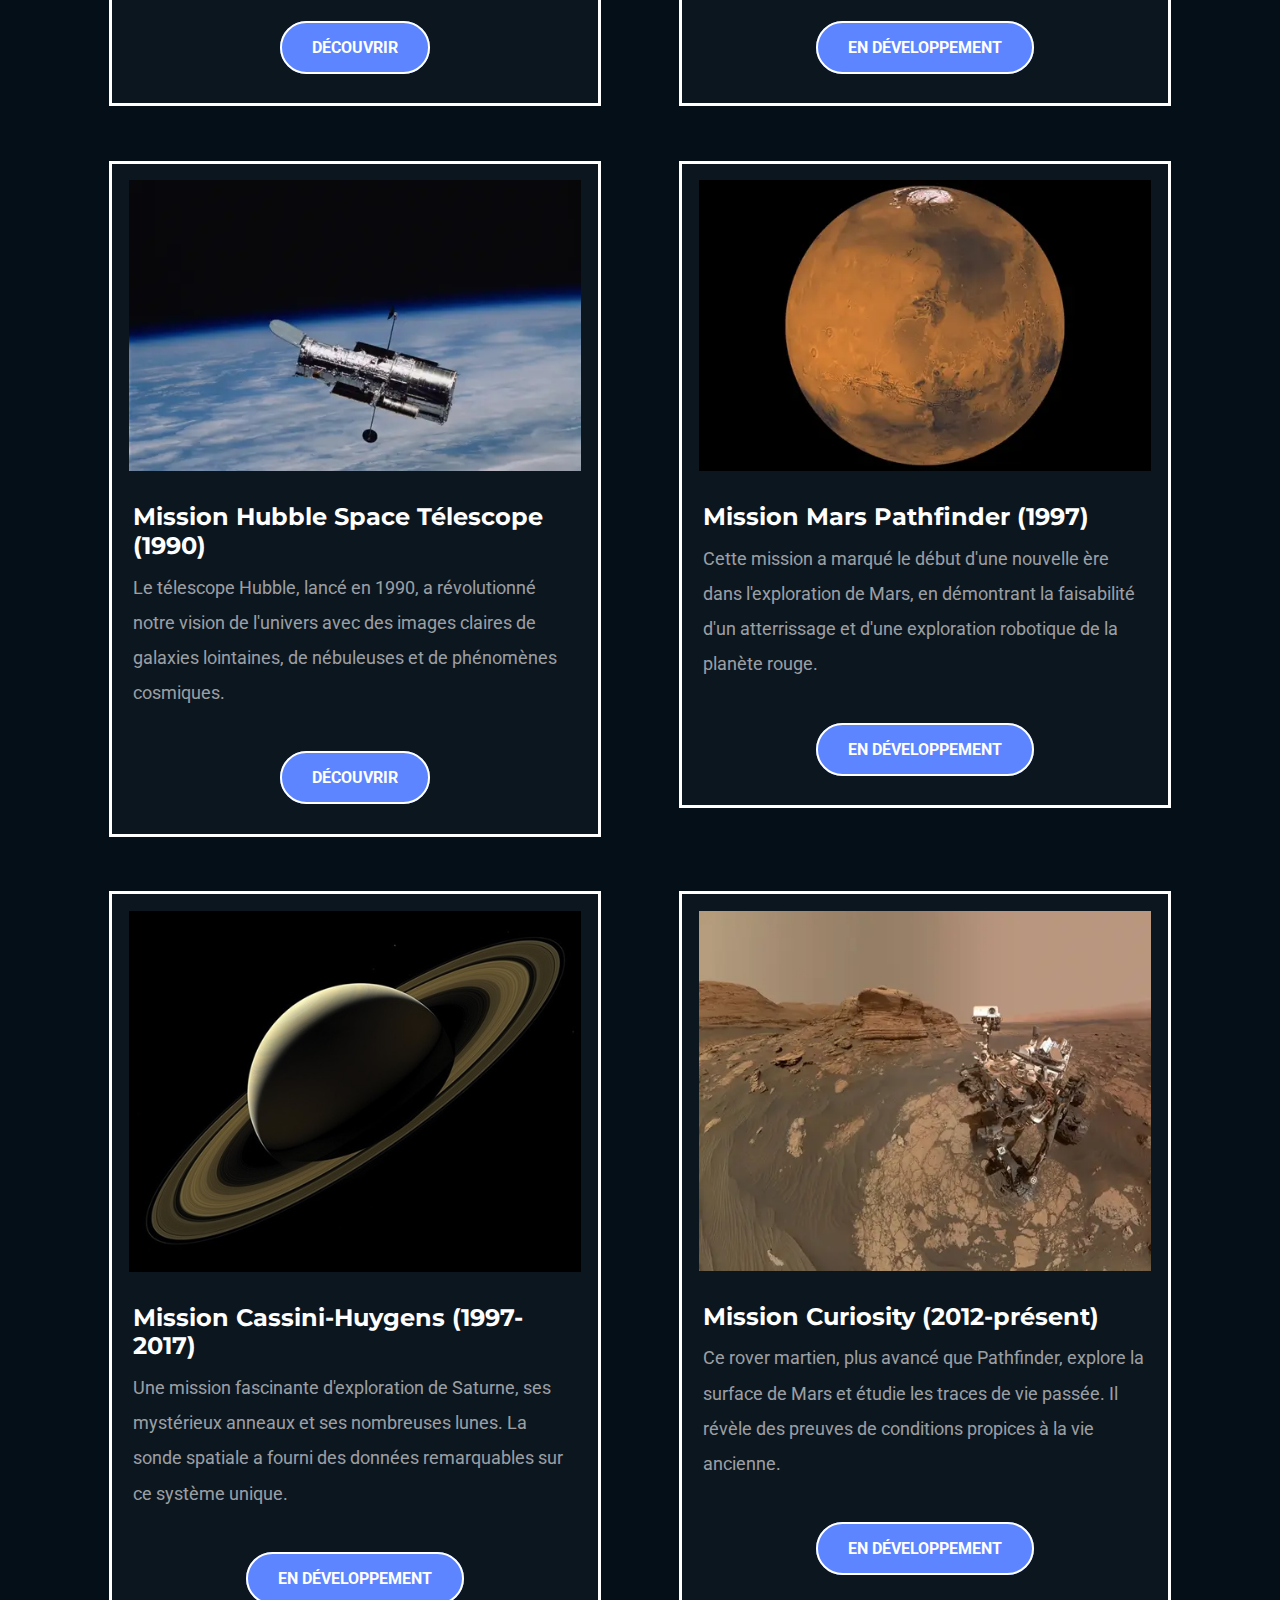
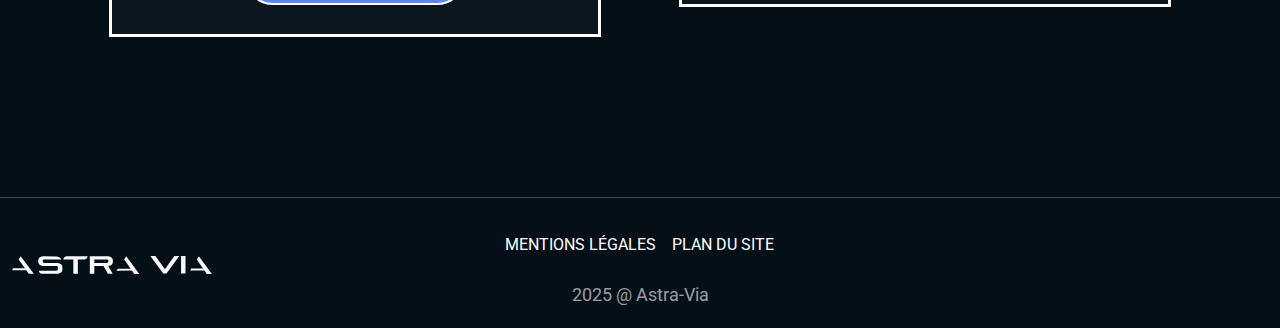
<file: Astra_Via_code/page2nd/mission.html>
<!DOCTYPE html>
<html lang="fr-FR">
    <head>
        <meta charset="UTF-8">
        <meta name="viewport" content="width=device-width, initial-scale=1.0">
        <title>Nos missions</title>
        <link rel="shortcut icon" href="../assets/image/favicon.ico" type="image/x-icon">
        <link href="https://cdn.jsdelivr.net/npm/bootstrap@5.3.3/dist/css/bootstrap.min.css" rel="stylesheet" integrity="sha384-QWTKZyjpPEjISv5WaRU9OFeRpok6YctnYmDr5pNlyT2bRjXh0JMhjY6hW+ALEwIH" crossorigin="anonymous">
        <link rel="stylesheet" href="../assets/style/style.css">
        <link rel="stylesheet" href="../assets/style/mission-pagedetails/mission.css">
        <link rel="stylesheet" href="../assets/style/customFont.css">
        <link rel="preconnect" href="https://fonts.googleapis.com">
        <link rel="preconnect" href="https://fonts.gstatic.com" crossorigin>
        <link href="https://fonts.googleapis.com/css2?family=Roboto:ital,wght@0,100;0,300;0,400;0,500;0,700;0,900;1,100;1,300;1,400;1,500;1,700;1,900&display=swap" rel="stylesheet">
        <link rel="preconnect" href="https://fonts.googleapis.com">
        <link rel="preconnect" href="https://fonts.gstatic.com" crossorigin>
        <link href="https://fonts.googleapis.com/css2?family=Montserrat:ital,wght@0,100..900;1,100..900&display=swap" rel="stylesheet">
    </head>
    <body>
        <header>
            <section class="landingSec">
                <!-- NAVBAR -->
                <nav class="navbar navbar-expand-lg ">
                    <div class="container-fluid">
                        <!-- LOGO -->
                        <a class="navbar-brand" href="../index.html">
                            <img src="../assets/image/logo3.svg" alt="Logo du site Astra Via">
                        </a>
                        <!-- BOUTON BURGER -->
                        <button class="navbar-toggler p-0" type="button" data-bs-toggle="collapse" data-bs-target="#navbarSupportedContent" aria-controls="navbarSupportedContent" aria-expanded="false" aria-label="Toggle navigation">
                            <span class="navbar-toggler "><img class="menu-btn" src="../assets/image/menu-btn.png" alt="Menu"></span>
                        </button>
                        <div class="collapse navbar-collapse  " id="navbarSupportedContent">
                            <ul class="navbar-nav ms-auto">
                                <li class="nav-item">
                                    <a class="nav-link effetNav" aria-current="page" href="../index.html">Accueil</a>
                                </li>
                                <li class="nav-item dropdown"> 
                                    <a class="nav-link dropdown-toggle active effetNav" href="#" role="button" data-bs-toggle="dropdown" aria-expanded="false">
                                        Mission
                                    </a> 
                                    <ul class="dropdown-menu">
                                        <li><a class="dropdown-item active" href="mission.html">Toute nos missions</a></li>
                                        <li><a class="dropdown-item" href="apollo11.html">Apollo 11</a></li>
                                        <li><a class="dropdown-item" href="hubblespace.html">Hubble Space</a></li>
                                    </ul>
                                </li> 
                                <li class="nav-item">
                                    <a class="nav-link effetNav" href="contact.html">Contact</a>
                                </li>
                            </ul> 
                        </div>
                    </div>
                </nav>
                <div class=" text-center hero ">
                    <div class="textHero">
                        <h1>Nos missions</h1>
                    </div>
                </div>
                <div class="gradient-overlay"></div>
            </section>
        </header>
        <main>
            <section class="presentationMission">
                <h2 >Les moments clé de l’exploration spatiale</h2>
                <div class="container ">
                    <div class="row">
                        <div class="col-12 col-md-6   ">
                            <div class="ficheMission">
                                <div class="imageMission">
                                    <img  src="../assets/image/imageMission/apollo11/imageficheapollo.webp" alt="Équipage d'Apollo 11 en combinaison spatiale : Neil Armstrong, Michael Collins et Buzz Aldrin">
                                </div>
                                <div class="contentMission">
                                    <h3>Mission Apollo 11 (1969)</h3>
                                    <p>Cette mission a marqué le premier pas de l'humanité sur un autre corps céleste, ouvrant la voie à l'exploration humaine au-delà de la Terre.</p>
                                    <div class="btnNavMissionContainer">
                                        <div class=" btnNavMission ">
                                            <a  href="apollo11.html">Découvrir</a>
                                        </div>
                                    </div> 
                                </div>
                            </div>
                        </div>
                        <div class="col-12 col-md-6 ">
                            <div class="ficheMission">
                                <div class="imageMission">
                                    <img  src="../assets/image/imageMission/voyager/voyager.webp" alt="Disque doré de la mission Voyager contenant des informations sur l'humanité">
                                </div>
                                <div class="contentMission">
                                    <h3>Mission Voyager (1977)</h3>
                                    <p>Les sondes Voyager 1 et 2, lancées en 1977, ont révélé des images inédites des planètes extérieures et poursuivent l'exploration interstellaire.</p>
                                    <div class="btnNavMissionContainer">
                                        <div class=" btnNavMission ">
                                            <a  href="#">En développement</a>
                                        </div>
                                    </div> 
                                </div>
                            </div>
                        </div>
                        <div class="col-12 col-md-6 ">
                            <div class="ficheMission">
                                <div class="imageMission">
                                    <img src="../assets/image/imageMission/hubble/hubble.webp" alt="Télescope spatial Hubble en orbite autour de la Terre">
                                </div>
                                <div class="contentMission">
                                    <h3>Mission Hubble Space Télescope (1990)</h3>
                                    <p>Le télescope Hubble, lancé en 1990, a révolutionné notre vision de l'univers avec des images claires de galaxies lointaines, de nébuleuses et de phénomènes cosmiques.</p>
                                    <div class="btnNavMissionContainer">
                                        <div class=" btnNavMission ">
                                            <a  href="hubblespace.html">Découvrir</a>
                                        </div>
                                    </div> 
                                </div>
                            </div>
                        </div>
                        <div class="col-12 col-md-6 ">
                            <div class="ficheMission">
                                <div class="imageMission">
                                    <img src="../assets/image/imageMission/marspathfinger/mars.webp" alt="Planète Mars photographiée depuis l'espace, révélant sa surface rouge caractéristique">
                                </div>
                                <div class="contentMission">
                                    <h3>Mission Mars Pathfinder (1997)</h3>
                                    <p>Cette mission a marqué le début d'une nouvelle ère dans l'exploration de Mars, en démontrant la faisabilité d'un atterrissage et d'une exploration robotique de la planète rouge.</p>
                                    <div class="btnNavMissionContainer">
                                        <div class=" btnNavMission ">
                                            <a  href="#">En développement</a>
                                        </div>
                                    </div> 
                                </div>
                            </div>
                        </div>
                        <div class="col-12 col-md-6   ">
                            <div class="ficheMission">
                                <div class="imageMission">
                                    <img src="../assets/image/imageMission/cassini/saturne.jpg" alt="Planète Saturne et ses anneaux photographiés par la sonde Cassini">
                                </div>
                                <div class="contentMission">
                                    <h3>Mission Cassini-Huygens (1997-2017)</h3>
                                    <p>Une mission fascinante d'exploration de Saturne, ses mystérieux anneaux et ses nombreuses lunes. La sonde spatiale a fourni des données remarquables sur ce système unique.</p>
                                    <div class="btnNavMissionContainer">
                                        <div class=" btnNavMission ">
                                            <a  href="#">En développement</a>
                                        </div>
                                    </div> 
                                </div>
                            </div>
                        </div>
                        <div class="col-12 col-md-6   ">
                            <div class="ficheMission">
                                <div class="imageMission">
                                    <img src="../assets/image/imageMission/curiosity/curiosity.webp" alt="Rover Curiosity en exploration sur une formation rocheuse martienne">
                                </div>
                                <div class="contentMission">
                                    <h3>Mission Curiosity (2012-présent)</h3>
                                    <p>Ce rover martien, plus avancé que Pathfinder, explore la surface de Mars et étudie les traces de vie passée. Il révèle des preuves de conditions propices à la vie ancienne.</p>
                                    <div class="btnNavMissionContainer">
                                        <div class=" btnNavMission ">
                                            <a  href="#">En développement</a>
                                        </div>
                                    </div> 
                                </div>
                            </div>
                        </div>   
                    </div>
                </div>
            </section>
        </main>
        <footer>
            <hr>
            <div class="container-fluid text-center">
                <div class="row"> 
                    <div class="col-12 col-md-2  text-left logoFooter">
                        <img src="../assets/image/logo3.svg" alt="Logo du site Astra Via">
                    </div>
                    <div class="col-12 col-md-8  justify-content-center navbar navbar-expand-lg navFooter">  
                        <ul class="navbar-nav  mb-2 mb-lg-0 ">
                            <li class="nav-item">
                                <a class="nav-link effetNav"  href="mentionslegales.html">Mentions légales</a>
                            </li>
                            <li class="nav-item">
                                <a class="nav-link effetNav" href="plandusite.html">Plan du site</a>
                            </li>
                        </ul>
                    </div>
                    <div class="col-md-2"></div>
                    
                    <div class="col-12 order-3 copyrightFooter">
                        <p>2025 @ Astra-Via</p>
                    </div>
                </div>
            </div>
        </footer>
        <script src="https://cdn.jsdelivr.net/npm/bootstrap@5.3.3/dist/js/bootstrap.bundle.min.js" integrity="sha384-YvpcrYf0tY3lHB60NNkmXc5s9fDVZLESaAA55NDzOxhy9GkcIdslK1eN7N6jIeHz" crossorigin="anonymous"></script>                
    </body>
</html>
</file>
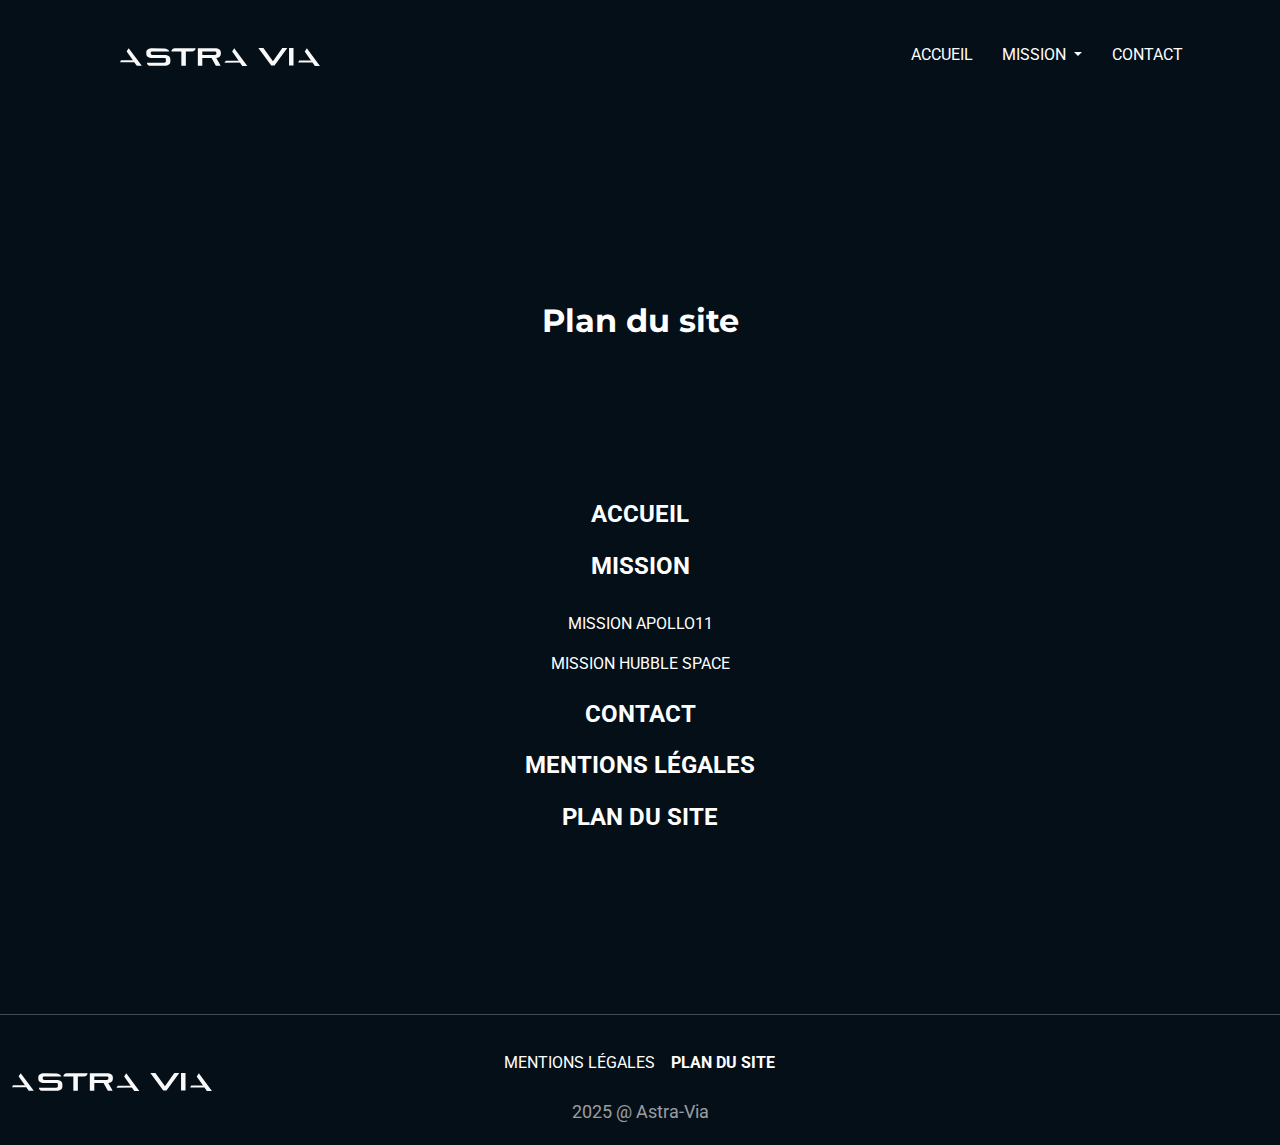
<file: Astra_Via_code/page2nd/plandusite.html>
<!DOCTYPE html>
<html lang="fr-FR">
    <head>
        <meta charset="UTF-8">
        <meta name="viewport" content="width=device-width, initial-scale=1.0">
        <title>Plan du site</title>
        <link rel="shortcut icon" href="../assets/image/favicon.ico" type="image/x-icon">
        <link href="https://cdn.jsdelivr.net/npm/bootstrap@5.3.3/dist/css/bootstrap.min.css" rel="stylesheet" integrity="sha384-QWTKZyjpPEjISv5WaRU9OFeRpok6YctnYmDr5pNlyT2bRjXh0JMhjY6hW+ALEwIH" crossorigin="anonymous">
        <link rel="stylesheet" href="../assets/style/style.css">
        <link rel="stylesheet" href="../assets/style/customFont.css">
        <link rel="preconnect" href="https://fonts.googleapis.com">
        <link rel="preconnect" href="https://fonts.gstatic.com" crossorigin>
        <link href="https://fonts.googleapis.com/css2?family=Roboto:ital,wght@0,100;0,300;0,400;0,500;0,700;0,900;1,100;1,300;1,400;1,500;1,700;1,900&display=swap" rel="stylesheet">
        <link rel="preconnect" href="https://fonts.googleapis.com">
        <link rel="preconnect" href="https://fonts.gstatic.com" crossorigin>
        <link href="https://fonts.googleapis.com/css2?family=Montserrat:ital,wght@0,100..900;1,100..900&display=swap" rel="stylesheet">
    </head>
    <body>
        <header>
            <section class="">
                <!-- NAVBAR -->
                <nav class="navbar navbar-expand-lg ">
                    <div class="container-fluid ">
                        <!-- LOGO -->
                        <a class="navbar-brand " href="../index.html">
                            <img src="../assets/image/logo3.svg" alt="Logo du site Astra Via">
                        </a>
                        <!-- BOUTON BURGER -->
                        <button class="navbar-toggler p-0" type="button" data-bs-toggle="collapse" data-bs-target="#navbarSupportedContent" aria-controls="navbarSupportedContent" aria-expanded="false" aria-label="Toggle navigation">
                            <span class="navbar-toggler "><img class="menu-btn" src="../assets/image/menu-btn.png" alt="Menu"></span>
                        </button>
                        <div class="collapse navbar-collapse  " id="navbarSupportedContent">
                            <ul class="navbar-nav ms-auto ">
                                <li class="nav-item">
                                    <a class="nav-link effetNav" aria-current="page" href="../index.html">Accueil</a>
                                </li>
                                <li class="nav-item dropdown"> 
                                    <a class="nav-link dropdown-toggle effetNav" href="mission.html" role="button" data-bs-toggle="dropdown" aria-expanded="false">
                                        Mission
                                    </a> 
                                    <ul class="dropdown-menu">
                                        <li><a class="dropdown-item" href="mission.html">Toute nos missions</a></li>
                                        <li><a class="dropdown-item" href="apollo11.html">Apollo 11</a></li>
                                        <li><a class="dropdown-item" href="hubblespace.html">Hubble Space</a></li>
                                    </ul>
                                </li> 
                                <li class="nav-item">
                                    <a class="nav-link effetNav" href="contact.html">Contact</a>
                                </li>
                            </ul>
                        </div>
                    </div>
                </nav>
                <div class=" text-center hero ">
                    <div class="textHero">
                        <h2>Plan du site</h2>       
                    </div>  
                </div>
            </section>
        </header> 
        <main>
            <div class="container my-5 text-center plan">
                <div class="row">
                    <h3><a class="nav-link " href="../index.html">Accueil</a></h3>
                
                    <h3><a class="nav-link" href="mission.html">Mission</a></h3>
                    <ul>
                        <li class="navbar-nav">
                            <a class="nav-link" href="apollo11.html">Mission Apollo11</a>
                        </li >
                        <li class="navbar-nav">
                            <a class="nav-link" href="hubblespace.html">Mission Hubble Space</a>
                        </li>
                    </ul>
                
                    <h3><a class="nav-link" href="contact.html">Contact</a></h3>
                
                    <h3><a class="nav-link" href="mentionslegales.html">Mentions légales</a></h3>
                
                    <h3><a class="nav-link"  href="plandusite.html">Plan du site</a></h3>
                </div>
            </div>
        </main>
        <footer>
            <hr>
            <div class="container-fluid text-center">
                <div class="row"> 
                    <div class="col-12 col-md-2  text-left logoFooter">
                        <img src="../assets/image/logo3.svg" alt="Logo du site Astra Via">
                    </div>
                    <div class="col-12 col-md-8  justify-content-center navbar navbar-expand-lg navFooter">  
                        <ul class="navbar-nav  mb-2 mb-lg-0 ">
                            <li class="nav-item">
                                <a class="nav-link effetNav"  href="mentionslegales.html">Mentions légales</a>
                            </li>
                            <li class="nav-item">
                                <a class="nav-link active effetNav" href="plandusite.html">Plan du site</a>
                            </li>
                        </ul>
                    </div>
                    <div class="col-md-2"></div>
                    <div class="col-12 order-3 copyrightFooter">
                        <p>2025 @ Astra-Via</p>
                    </div>
                </div>
            </div>
        </footer>
        <script src="https://cdn.jsdelivr.net/npm/bootstrap@5.3.3/dist/js/bootstrap.bundle.min.js" integrity="sha384-YvpcrYf0tY3lHB60NNkmXc5s9fDVZLESaAA55NDzOxhy9GkcIdslK1eN7N6jIeHz" crossorigin="anonymous"></script>   
    </body>
</html>
</file>
<file: Astra_Via_code/assets/style/style.css>
/* TABLE DES MATIÈRES
1. Général (ligne 16-53)
2. Boutons  (ligne 54-111)
   2.1 Fiche Mission Bouton 
   2.2 Hero Accueil 
3. Header (ligne 112-252)
   3.1 Background Viewport
   3.2 Logo
   3.3 Navbar
4. Hero Section (ligne 253-290)
5. Chiffres Clés  (ligne 291-326)
6. Timeline (ligne 327-402)
7. Fiches Missions (ligne 403-428)
8. Footer (ligne 429-450)
*/
/* 1. Général */
#design .bouton {
  border: 2px solid #ffffff;
  border-radius: 30px;
  background-color: #5c85ff;
  color: #ffffff;
  padding: 15px 30px;
  text-decoration: none;
  font-weight: bold;
}
body {
  color: #ffffff;
  background-color: #050f18;
  margin: 0 ;
  padding: 0;
}
section {
  margin-bottom: 10rem;
}
h1 {
  font-size: 1rem;
}
@media screen and (max-width: 580px) {
  .paddingPhone {
    padding-right: 20px;
    padding-left: 20px;
  }
}
/* 2. Boutons */
/* 2.1 Fiche Mission Bouton */
.btnNavMissionContainer {
  text-align: center;
  /* Centre le contenu à l'intérieur */
}
.btnNavMission {
  display: inline-block;
  margin-top: 2.5rem;
  margin-bottom: 1rem;
}
.btnNavMission:hover {
  transform: scale(1.1);
}
.btnNavMission:active {
  transform: scale(0.9);
}
.btnNavMission a {
  border: 2px solid #ffffff;
  border-radius: 30px;
  background-color: #5c85ff;
  color: #ffffff;
  padding: 15px 30px;
  text-decoration: none;
  font-weight: bold;
  transition: transform 0.3s ease;
}
.btnNavMission a:hover {
  background-color: #050f18;
  color: #ffffff;
}
/* 2.2 Hero Accueil Bouton */
.hero .btnHero {
  display: inline-block;/* Permet au bouton de ne pas prendre toute la largeur */
  transition: transform 0.3s ease;
}
.hero .btnHero a {
  border: 2px solid #ffffff;
  border-radius: 30px;
  background-color: #5c85ff;
  color: #ffffff;
  padding: 10px 20px;
  text-decoration: none;
  font-weight: bold;
}
.hero .btnHero a:hover {
  background-color: #5c85ff80;
  color: #ffffff;
  text-shadow: 3px 3px 6px rgba(0, 0, 0, 0.8);
}
.hero .btnHero:hover {
  transform: scale(1.1);
  /* Agrandit le bouton au survol */
}
.hero .btnHero:active {
  transform: scale(0.8);
  /* Réduit le bouton lors du clic */
}
/* 3. Header  */
/*3.1 Background */
/*Page Principale*/
header .landingPage {
  background-image: url(../image/backgroundaccueil.webp);
  width: 100%;
  height: 1000px;
  background-size: cover;
  background-repeat: no-repeat;
  background-position: center;
  position: relative;
  margin-bottom: 5%;
}
/*Page Secondaire*/
header .landingSec {
  background-image: url();
  background-attachment: fixed;
  width: 100%;
  height: 800px;
  background-size: cover;
  background-repeat: no-repeat;
  background-position: center;
  position: relative;
  margin-bottom: 7rem;
}
/* 3.2 Logo */
.navbar-brand {
  padding-top: 2rem;
  padding-bottom: 2rem;
  padding-left: 2rem;
}
.navbar-brand img {
  width: 200px;
}
/*  Media query */
@media screen and (max-width: 430px) {
  header nav .navbar-brand img {
    width: 150px;
  }
}
@media screen and (min-width: 768px) {
  .navbar-brand {
    padding-top: 2rem;
    padding-left: 3rem;
  }
}
/* 3.3 Navbar  */
header nav div ul {
  padding-right: 5%;
}
header nav div ul li {
  padding-right: 5%;
}
.navbar-nav .nav-link {
  color: #ffffff;
}
.navbar-nav .nav-link.active,
.navbar-nav .nav-link.show {
  color: #ffffff;
  font-weight: bold;
}
.dropdown-menu.show {
  border: 5px solid #5c85ff;
}
.dropdown-item.active,
.dropdown-item:active {
  background-color: #5c85ff;
}
.dropdown-item.active li {
  padding-right: 0;
  padding-left: 5px;
}
.dropdown-item:hover {
  font-weight: bold;
}
/* Media query  */
@media screen and (min-width: 768px) {
  .navbar {
    margin-right: 60px ;
    margin-left: 60px ;
  }
}
@media screen and (max-width: 990px) {
  .navbar-nav {
    display: flex;
    padding: 5%;
    text-align: center;
  }
  .navbar-collapse {
    border: 2px solid rgba(255, 255, 255, 0.623);
    background-color: #050f18;
  }
}
/* Effet menu de navigation  */
.nav-item {
  position: relative;
}
.effetNav:before {
  content: "";
  position: absolute;
  font-weight: bold;
  left: 37%;
  top: 80%;
  width: 20%;
  height: 4px;
  background: linear-gradient(to right, rgba(255, 255, 255, 0) 10%, #5c85ff 50%, rgba(255, 255, 255, 0) 100%);
  transition: transform 0.2s ease;
  transform: scaleX(0);
}
.effetNav:hover {
  font-weight: bold;
}
.effetNav:hover:before {
  transform: scaleX(1);
}
@media screen and (min-width: 991px) {
  .effetNav:before {
    left: -7%;
    top: 80%;
    width: 90%;
    height: 2px;
  }
}
/*Bouton burger */
.navbar button span img {
  width: 30%;
}
.navbar button span img:hover {
  transform: scale(1.1);
}
.navbar button span img:active {
  transform: scale(0.9);
}
.navbar-toggler {
  border: none;
  color: #ffffff00;
}
.navbar-toggler:hover {
  box-shadow: none;
  border: none;
}
/* 4. Hero Section  */
.hero {
  margin: 8rem 1rem 0rem 1rem;
}
@media screen and (min-width: 768px) {
  .hero {
    margin-top: 12rem;
  }
}
/* Dégradé  */
.gradient-overlay {
  position: absolute;
  bottom: 0;
  width: 100%;
  height: 45%;
  /* Ajustez la hauteur du dégradé */
  background: linear-gradient(0deg, #050f18 0%, #050f18 22%, rgba(255, 255, 255, 0) 74%);
  z-index: 9;
}
.chevron-container {
  position: relative;
  /* Positionner le conteneur par rapport à son parent */
  /* Centrer le chevron */
  z-index: 10;
  text-align: center;
  margin-top: 14rem;
}
.chevron-container .chevron {
  width: 50px;
  display: inline-block;
  /* Permet au bouton de ne pas prendre toute la largeur */
}
.chevron-container .chevron:hover {
  transform: scale(1.1);
}
.chevron-container .chevron:active {
  transform: scale(0.9);
}
/*  5. Chiffres Clés*/
.chiffreClef {
  background-image: url(../image/imageChiffre/backgroundchiffreclef.webp);
  background-attachment: fixed;
  width: 100%;
  height: 100%;
  background-size: cover;
  background-repeat: no-repeat;
  background-position: center;
  border-bottom: 1px solid #ffffff;
  border-top: 1px solid #ffffff;
}
.chiffreClef .container .row {
  margin-bottom: 5rem;
  margin-top: 5rem;
}
.chiffreClef .container .row img {
  margin-bottom: 10px;
  width: 100px;
  height: 100px;
}
.chiffreClef .container .row h3 {
  padding: 5%;
}
@media screen and (min-width: 768px) {
  .chiffreClef .container .row svg {
    width: 120px;
    height: 120px;
  }
  .chiffreClef .container .row h3 {
    padding: 5%;
  }
  .chiffreClef .container .row p {
    padding: 0% 8%;
  }
}
/* 6. Timeline (source free frontend)  */
.friseChrono .friseText {
  margin-bottom: 5rem;
  text-align: center;
}
.friseChrono .timeline img {
  width: 100%;
  margin-bottom: 2rem;
}
.design-section {
  display: flex;
  flex-direction: column;
  align-items: center;
  justify-content: center;
  min-height: 100vh;
}
.design {
  display: flex;
  align-items: center;
  justify-content: center;
}
.timeline {
  width: 80%;
  height: auto;
  max-width: 1320px;
  margin: 0 auto;
  display: flex;
  flex-direction: column;
}
.timeline-content {
  background: #ffffff08;
  border: 1px solid #ffffff;
  color: #ffffff;
  padding: 1.75rem;
  transition: 0.5s ease;
  overflow-wrap: break-word !important;
  margin: 1rem;
  margin-bottom: 20px;
}
.timeline-component {
  margin: 0px 5px 45px 5px;
}
@media screen and (min-width: 768px) {
  .timeline {
    display: grid;
    margin-left: 0%;
    margin-right: 0%;
    grid-template-columns: 1fr 3px 1fr;
  }
  .timeline-left {
    margin: 0% 10% 10% 0%;
  }
  .timeline-right {
    margin: 0% 0% 10% 10%;
  }
  .timeline-middle {
    position: relative;
    background-image: linear-gradient(45deg, #7f8ea3, #ffffff);
    width: 3px;
    height: 100%;
  }
  .main-middle {
    opacity: 0;
  }
  .timeline-circle {
    position: absolute;
    top: 0;
    left: 50%;
    width: 25px;
    height: 25px;
    border-radius: 50%;
    background-image: linear-gradient(45deg, #ffffff, #5c85ff, #ffffff);
    -webkit-transform: translateX(-50%);
    transform: translateX(-50%);
  }
}
/* 7. Fiches Missions */
main {
  margin-bottom: 5rem;
}
.ficheMission {
  background-color: #ffffff08;
}
.ficheMission img {
  width: 100%;
  padding-bottom: 7%;
}
.presentationMission h2 {
  text-align: center;
  padding: 0px 12px;
}
.presentationMission {
  margin: 5% 0%;
}
.presentationMission .ficheMission {
  border: 3px solid #ffffff;
  padding: 3% 3% 5% 3%;
  margin: 10% 5% 0% 5%;
}
.contentMission {
  padding: 0% 1%;
}
/* 8. Footer  */
footer .logoFooter {
  margin-top: 3%;
}
footer .logoFooter img {
  width: 150px;
}
@media screen and (min-width: 768px) {
  footer hr {
    margin-top: 10rem;
  }
  footer .logoFooter {
    margin-top: 3%;
  }
  footer .logoFooter img {
    width: 200px;
  }
}
.navFooter {
  margin: 0% 0% 0% 0%;
  justify-content: center;
}
</file>
<file: Astra_Via_code/assets/style/customFont.css>
/* Sommaire : Police et style 
    1-Titre   (ligne 9-48)
        h1, h2 ,h3
    2-Paragraphe, lien bouton interactif   (ligne 49-73) 
        p, a 
    3-Cas spécifique   (ligne 74-159)
*/
/* 1 - Titre */
h1, h2, h3{
    font-family: 'Montserrat', sans-serif;
    font-weight: bold;
}
h2, h3{
    font-family: 'Montserrat', sans-serif;
    font-weight: bold;
    margin-bottom: 2%;
}
/*  1.1 - H1 */
h1{
    font-size: 34px;
}
@media screen and (min-width: 768px) {
    h1{     
        font-size: 54px;
    }
    .textHeroAccueil h1{
        font-size: 64px;
    }
}
/*  1.2 - H2 */
h2{
    font-size: 26px;
}
@media screen and (min-width: 768px) {
    h2{       
        font-size: 32px;
    }
}
/*  1.3 - H3 */
h3{
    font-size: 20px;
}
@media screen and (min-width: 768px) {
    h3{       
        font-size: 24px;
    }
}
/* 2) Paragraphe, lien, bouton interactif */
p, a{
    font-family: 'Roboto', sans-serif;
}
/* 2 - Paragraphe */
p{
    color: #ffffff99;
    font-size: 16px;
    line-height: 2.2rem;  
}
@media screen and (min-width: 768px) {
    p{
        font-size: 18px;
    }
}
/* 2 - Lien de navigation */
a{  
    text-transform: uppercase; 
}
header  .nav-link {
    font-size: 16px;
}
.dropdown-item {
    font-size: 14px;
}
/*
3 - Cas spécifique 
-texte hero 
-bouton hero, bouton mission
-texte chiffre clés
-timeline 
-formulaire contact
*/
/* Hero */
/* Texte Hero */
.hero .textHero h1{
    text-shadow: 3px 3px 6px rgba(0, 0, 0, 0.8);
} 
.hero .textHeroAccueil h1{
    text-shadow: 3px 3px 6px rgba(0, 0, 0, 0.8);
}
.hero .textHeroAccueil p{
    color: #ffffff;
    text-shadow: 3px 3px 6px rgba(0, 0, 0, 0.8);
}
@media screen and (min-width: 768px) {
    .hero .textHeroAccueil p{      
        font-size: 20px;
        padding-top:0.5%;
        padding-bottom: 2%;
    }
}
/* Bouton Hero */
header .btnHero a{
    font-size: 18px;
    font-weight: bold;
    text-transform: none;
}
@media screen and (min-width: 768px) {
    header .btnHero a{
        font-size: 20px;      
    }
}
/* Bouton Mission  */
.btnNavMission a{
    font-weight: bold;
    font-size: 14px;   
}
@media screen and (min-width: 768px) {
    .btnNavMission a{
        font-size: 16px;   
    }
}
/* Texte Chiffre clef */
.chiffreClef h3{
    font-size: 26px;
}
@media screen and (min-width: 768px) {
    .chiffreClef h3 {
        font-size: 30px;  
    }
}
.chiffreClef p{
    font-size: 14px;
    color: #778EA3;
    font-weight: 800;   
}
@media screen and (min-width: 768px) {
    .chiffreClef p {
        font-size: 16px;
        
    }
}
/* Timeline */
.friseChrono .dateTimeline p{
    font-size: 26px;
    font-weight: bold;
    color: rgba(255, 255, 255, 0.89);
}
@media screen and (min-width: 768px) {
    .friseChrono .dateTimeline p{
        font-size: 32px;    
    }
}
/*Formulaire de contact*/

form label{
    font-family: 'Roboto', sans-serif;
}
</file>
<file: Astra_Via_code/assets/style/mission-pagedetails/apollo11.css>
/* 1 - Background Viewport (ligne 6-9)
   2 - Contenu (ligne 10-24)
   3 - Gallerie d'images (ligne 25-41)
   4 - Image 3d (ligne 42-63)
*/
/* 1- Background Viewport */
header .landingSec {
  background-image: url(../../image/imageMission/apollo11/backgroundapollo11.webp);
}
/*2 - Contenu */
section .container .row .visuelle img {
  width: 100%;
}
section .container .row .contenuGauche {
  padding-right: 5%;
}
section .container .row .contenuDroite {
  padding-left: 5%;
}
@media screen and (max-width: 767px) {
  .contenuDroite {
    padding-top: 6%;
  }
}
/* 3 - Gallerie d'images */
.image-container img {
  width: 100%;
  border-radius: 5px;
  box-shadow: 0px 4px 10px rgba(255, 255, 255, 0.435);
  /* Ombre */
  border: 1px solid white;
}
.image-container img:hover {
  transform: scale(1.01);
  border: 1px solid #5c85ff;
  transition: 0.1s;
}
/* Espace entre les images */
.spacing-bottom {
  margin-bottom: 25px;
}
/* 4 - Image 3d */
.vue3d {
  text-align: center;
}
.vue3d .texteVue3d {
  font-size: 13px;
  font-weight: normal;
  margin: 5px;
  color: #ffffffe5;
}
.vue3d a {
  font-weight: bold;
  color: #5c85ff;
  text-decoration: none;
}
.vue3d .container3d iframe {
  box-shadow: 0px 4px 10px rgba(255, 255, 255, 0.435);
  /* Ombre */
  border: 1px solid white;
  width: 100%;
  height: 40rem;
}
</file>
<file: Astra_Via_code/assets/style/contact.css>
/* 1 - Background Viewport (ligne 5-11)
   2 - Formulaire de Contact (ligne 12-66)
   3 - Iframe Carte Google Maps (67-77)
*/
/* 1 - Background Viewport */
header .landingSec {
  background-image: url(../image/contact/backgroundcontact.jpg);
}
.infoContact h2 {
  margin-bottom: 5rem;
}
/* 2 - Formulaire de Contact */
.contact .container .zoneGauche {
  background-color: #ffffff08;
  border: 2px solid white;
  padding: 50px;
  height: 100%;
}
.contact .container .zoneGauche form .ligneForm {
  margin-top: 5%;
  display: flex;
  flex-direction: column;
}
.contact .container .zoneGauche form .ligneForm label {
  margin-bottom: 10px;
  text-align: start;
}
.contact .container .zoneGauche form .ligneForm input,
.contact .container .zoneGauche form .ligneForm textarea {
  width: 100%;
  height: 40px;
}
.contact .container .zoneGauche form .ligneForm textarea {
  height: 150px;
}
.contact .container .zoneGauche form .ligneForm input[type=submit] {
  border: 2px solid #ffffff;
  border-radius: 30px;
  height: 3rem;
  width: 10rem;
  background-color: #5c85ff;
  color: #ffffff;
  padding: 10px 20px;
  text-transform: uppercase;
  text-decoration: none;
  font-weight: bold;
  cursor: pointer;
  /* Change le curseur au survol */
  transition: transform 0.3s ease;
  /* Ajoute une transition douce pour l'agrandissement */
}
.contact .container .zoneGauche form .ligneForm input[type="submit"]:hover {
  transform: scale(1.1);
  /* Agrandit le bouton au survol */
  background-color: #050f18;
  color: #ffffff;
}
.contact .container .zoneGauche form .ligneForm input[type="submit"]:active {
  transform: scale(0.9);
  /* Réduit le bouton lors du clic */
}
.contact .container .zoneGauche form #boutonForm {
  margin-top: 15%;
  margin-bottom: 5%;
  align-items: center;
}
/* 3 - Iframe Carte Google Maps*/
.zoneDroite {
  height: 100%;
  border: 2px solid white;
}
.zoneDroite iframe {
  height: 100%;
  width: 100%;
  text-align: center;
  padding: 2%;
}
</file>
<file: Astra_Via_code/assets/style/mission-pagedetails/hubble.css>
/*  Tables des matières :
1 - Background Viewport (ligne 8-9)
2 - Dégradé (ligne 10-22)
3 - Contenu (ligne 23-37)
4 - Gallerie d'Images (ligne 38-69)
5 - Image 3d (ligne 70-91)
*/
/* 1 - Background Viewport  */
header .landingSec {
  background-image: url(../../image/imageMission/hubble/backgroundhubble.webp);
  /* 2 - Dégradé
    Changement du dégradé pour cette page ( contraste trop fort) */
}
header .landingSec .gradient-overlay {
  content: '';
  position: absolute;
  left: 0;
  right: 0;
  bottom: 0;
  height: 25%;
  background: linear-gradient(to bottom, transparent 0%, rgba(0, 0, 0, 0.2) 30%, rgba(0, 0, 0, 0.6) 60%, rgba(5, 15, 24, 0.9) 85%, #050f18 100%);
}
/*3 - Contenu*/
section .container .row .visuelle img {
  width: 100%;
}
section .container .row .contenuGauche {
  padding-right: 5%;
}
section .container .row .contenuDroite {
  padding-left: 5%;
}
@media screen and (max-width: 767px) {
  .contenuDroite {
    padding-top: 6%;
  }
}
/*  4 - Gallerie */
.image-container img {
  width: 100%;
  border-radius: 5px;
  box-shadow: 0px 4px 10px rgba(255, 255, 255, 0.435);
  /* Ombre */
  border: 1px solid white;
}
.image-container img:hover {
  transform: scale(1.01);
  border: 1px solid #5c85ff;
  transition: 0.1s;
}
/* Espace entre les images */
.spacing-bottom {
  margin-bottom: 25px;
}
@media screen and (min-width: 1000px) {
  .img-space {
    height: 509px;
  }
}
@media screen and (max-width: 1400px) {
  .img-space {
    height: 360px;
  }
}
@media screen and (max-width: 1000px) {
  .img-space1 {
    margin-top: 25px ;
  }
}
/* 5 - Image 3d */
.vue3d {
  text-align: center;
}
.vue3d .texteVue3d {
  font-size: 13px;
  font-weight: normal;
  margin: 5px;
  color: #ffffffe5;
}
.vue3d a {
  font-weight: bold;
  color: #5c85ff;
  text-decoration: none;
}
.vue3d .container3d iframe {
  box-shadow: 0px 4px 10px rgba(255, 255, 255, 0.435);
  /* Ombre */
  border: 1px solid white;
  width: 100%;
  height: 40rem;
}
</file>
<file: Astra_Via_code/assets/style/mission-pagedetails/mission.css>
/*Background viewport*/
header .landingSec {
  background-image: url(../../image/imageMission/backgroundmission.webp);
}
@media screen and (max-width: 700px) {
  header .landingSec {
    background-position: 30% 70%;
  }
}
</file>
